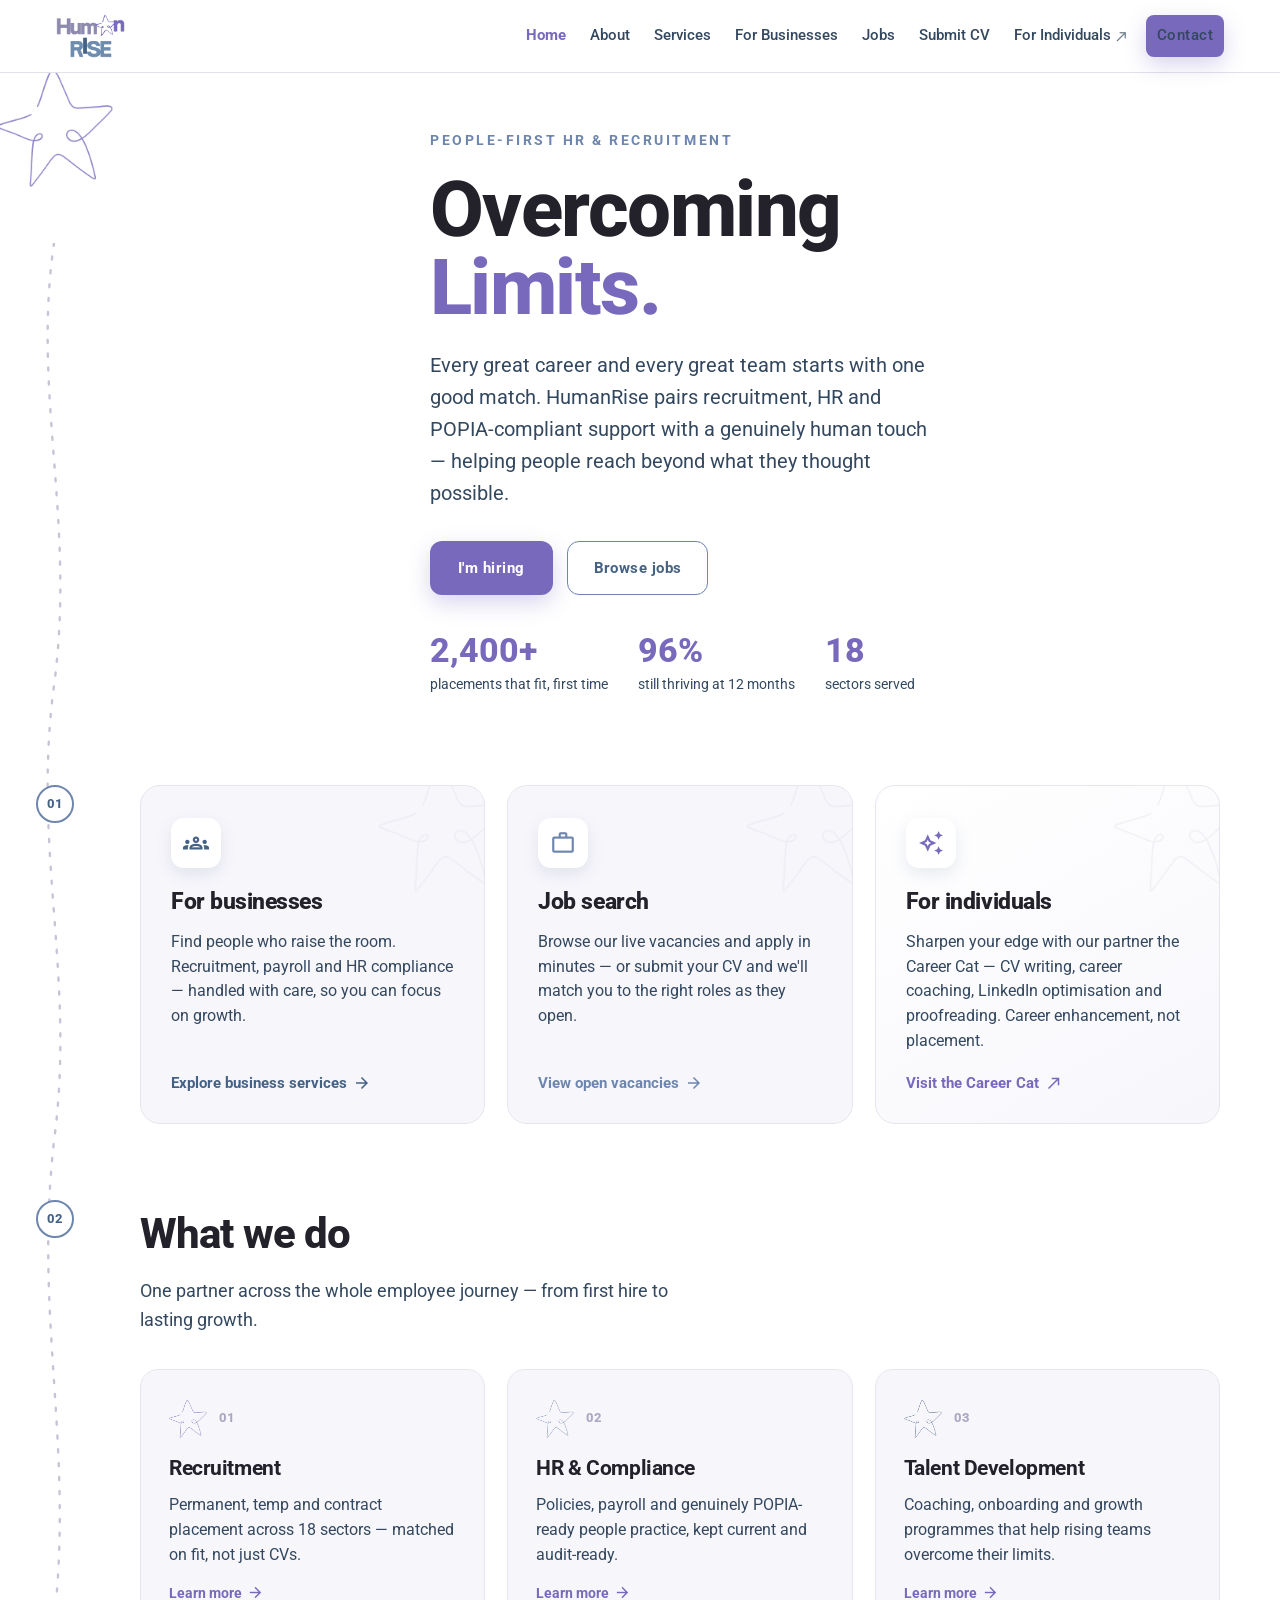
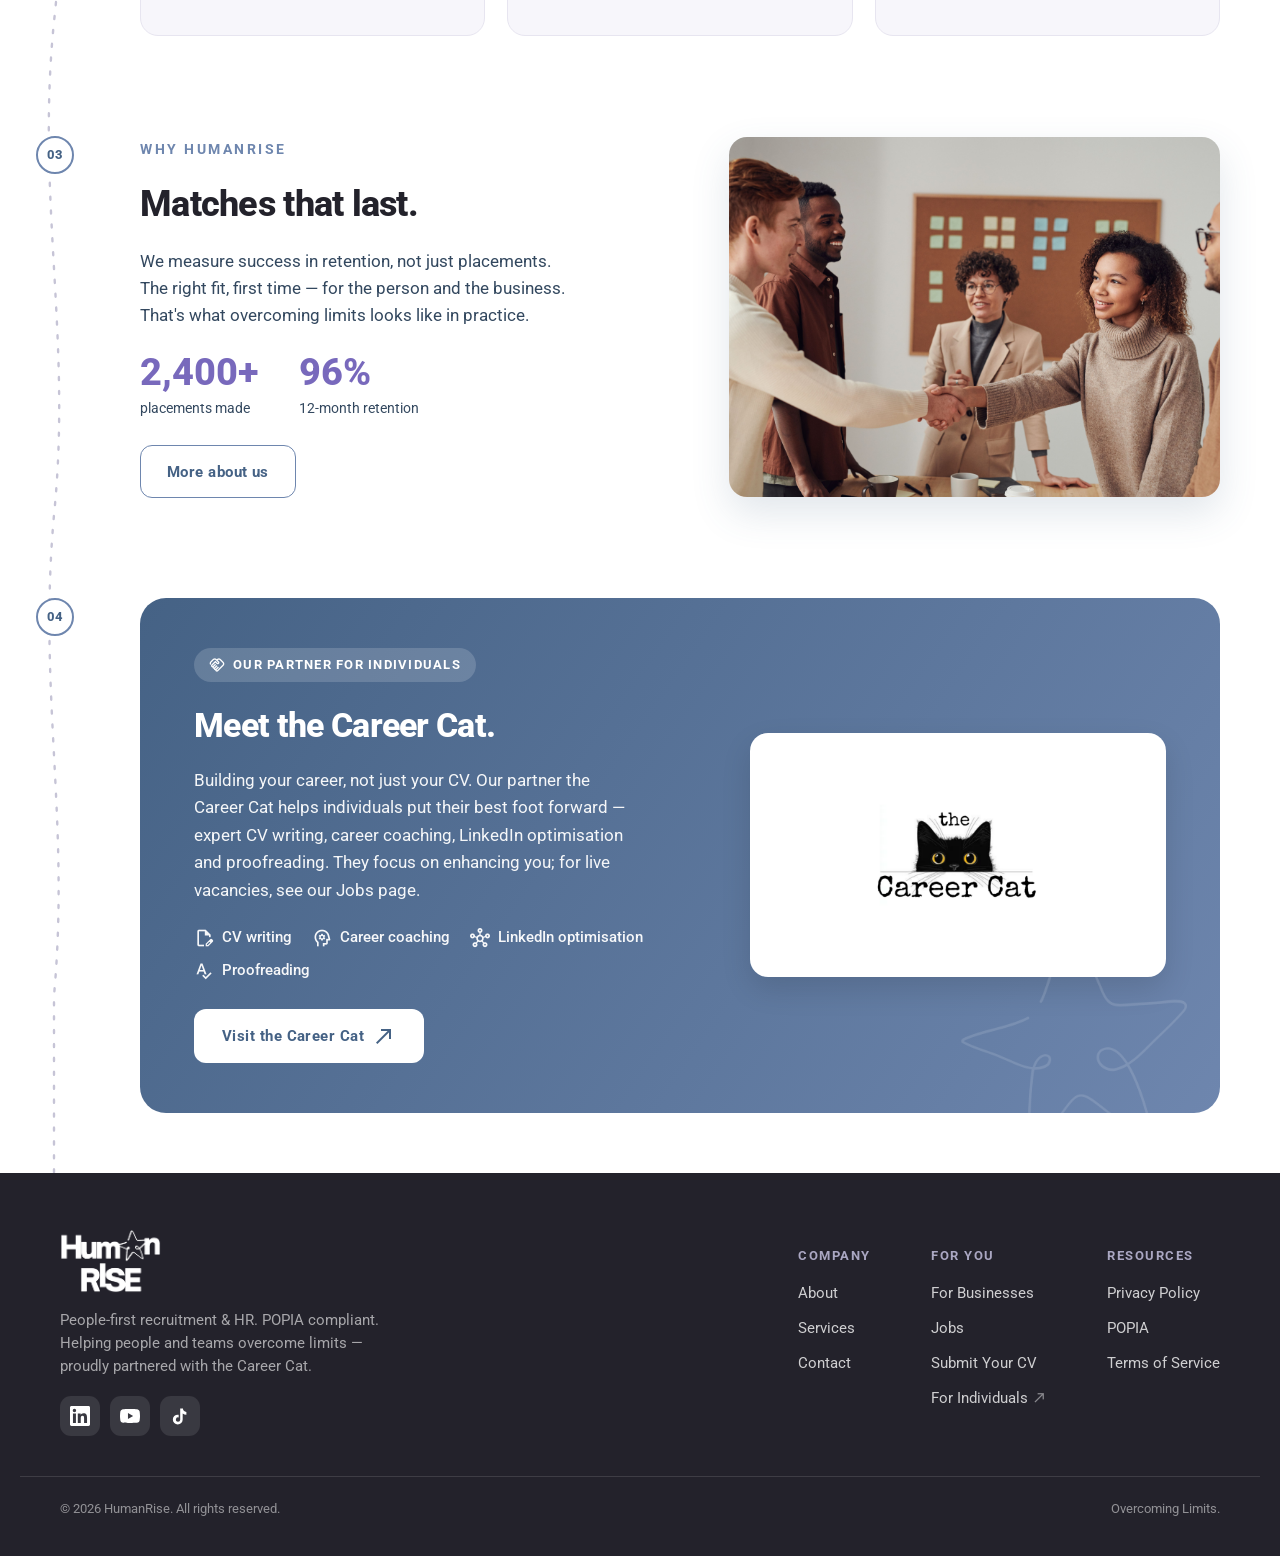
<file: index.html>
<!DOCTYPE html>
<html lang="en">
<head>
<meta charset="utf-8" />
<meta name="viewport" content="width=device-width, initial-scale=1.0" />
<title>HumanRise | Overcoming Limits — People-first HR & Recruitment</title>
<meta name="description" content="HumanRise pairs recruitment, HR and POPIA-compliant support with a human touch. For businesses hiring and individuals growing their careers." />
<link rel="preconnect" href="https://fonts.googleapis.com" />
<link rel="preconnect" href="https://fonts.gstatic.com" crossorigin />
<link href="https://fonts.googleapis.com/css2?family=Roboto:wght@300;400;500;700;900&display=swap" rel="stylesheet" />
<link href="https://fonts.googleapis.com/css2?family=Material+Symbols+Outlined:opsz,wght,FILL,GRAD@24,400,0,0&display=swap" rel="stylesheet" />
<link rel="stylesheet" href="hr-styles.css" />
</head>
<body>
<header class="nav">
  <div class="nav-inner">
    <a class="brand" href="index.html" aria-label="HumanRise home"><img src="Brand_Assets/hr-logo.png" alt="HumanRise" /></a>
    <nav class="nav-links">
      <a href="index.html" class="active">Home</a>
      <a href="about.html">About</a>
      <a href="services.html">Services</a>
      <a href="business.html">For Businesses</a>
      <a href="https://jobs.humanrise.co.za">Jobs</a>
      <a href="submit-cv.html">Submit CV</a>
      <a href="https://careercat.co.za" target="_blank" rel="noopener" class="ext">For Individuals<span class="material-symbols-outlined">north_east</span></a>
      <a href="contact.html" class="btn btn-primary btn-sm nav-cta">Contact</a>
    </nav>
    <button class="hamburger" aria-label="Open menu" onclick="document.getElementById('mmenu').classList.add('open')"><span class="material-symbols-outlined">menu</span></button>
  </div>
</header>
<div class="mobile-menu" id="mmenu" onclick="if(event.target===this)this.classList.remove('open')">
  <div class="sheet">
    <button class="close" aria-label="Close menu" onclick="document.getElementById('mmenu').classList.remove('open')"><span class="material-symbols-outlined">close</span></button>
    <a href="index.html" class="active">Home</a>
    <a href="about.html">About</a>
    <a href="services.html">Services</a>
    <a href="business.html">For Businesses</a>
    <a href="https://jobs.humanrise.co.za">Jobs</a>
    <a href="submit-cv.html">Submit CV</a>
    <a href="https://careercat.co.za" target="_blank" rel="noopener" class="ext">For Individuals <span class="material-symbols-outlined">north_east</span></a>
    <a href="contact.html" class="btn btn-primary" style="margin-top:12px;justify-content:center">Contact</a>
  </div>
</div>
<div class="page">
  <svg class="trail" viewBox="0 0 80 2000" preserveAspectRatio="none" aria-hidden="true">
    <path d="M40 0 C 18 120, 62 220, 40 350 C 18 480, 62 580, 40 710 C 20 850, 60 950, 40 1090 C 22 1230, 58 1340, 40 1480 C 24 1620, 56 1720, 40 1860 L40 2000" />
  </svg>
  <section class="hero">
    <img class="hero-star" src="Brand_Assets/star-purple.png" alt="" aria-hidden="true" />
    <div class="wrap lead">
      <span class="eyebrow">People-first HR &amp; Recruitment</span>
      <h1>Overcoming<br /><span class="accent">Limits.</span></h1>
      <p class="sub">Every great career and every great team starts with one good match. HumanRise pairs recruitment, HR and POPIA-compliant support with a genuinely human touch — helping people reach beyond what they thought possible.</p>
      <div class="actions">
        <a href="business.html" class="btn btn-primary">I'm hiring</a>
        <a href="https://jobs.humanrise.co.za" class="btn btn-ghost">Browse jobs</a>
      </div>
      <div class="trust">
        <div class="stat"><div class="n">2,400+</div><div class="l">placements that fit, first time</div></div>
        <div class="stat"><div class="n">96%</div><div class="l">still thriving at 12 months</div></div>
        <div class="stat"><div class="n">18</div><div class="l">sectors served</div></div>
      </div>
    </div>
  </section>
  <section class="paths">
    <div class="marker">01</div>
    <div class="wrap">
      <div class="paths-grid">
        <div class="path biz">
          <img class="star-bg" src="Brand_Assets/star-faint.png" alt="" aria-hidden="true" />
          <div class="ic"><span class="material-symbols-outlined" style="color:var(--deep)">groups</span></div>
          <h3>For businesses</h3>
          <p>Find people who raise the room. Recruitment, payroll and HR compliance — handled with care, so you can focus on growth.</p>
          <a href="business.html" class="go">Explore business services <span class="material-symbols-outlined">arrow_forward</span></a>
        </div>
        <div class="path jobs">
          <img class="star-bg" src="Brand_Assets/star-faint.png" alt="" aria-hidden="true" />
          <div class="ic"><span class="material-symbols-outlined" style="color:var(--slate)">work</span></div>
          <h3>Job search</h3>
          <p>Browse our live vacancies and apply in minutes — or submit your CV and we'll match you to the right roles as they open.</p>
          <a href="https://jobs.humanrise.co.za" class="go">View open vacancies <span class="material-symbols-outlined">arrow_forward</span></a>
        </div>
        <div class="path ind">
          <img class="star-bg" src="Brand_Assets/star-faint.png" alt="" aria-hidden="true" />
          <div class="ic"><span class="material-symbols-outlined" style="color:var(--purple)">auto_awesome</span></div>
          <h3>For individuals</h3>
          <p>Sharpen your edge with our partner the Career Cat — CV writing, career coaching, LinkedIn optimisation and proofreading. Career enhancement, not placement.</p>
          <a href="https://careercat.co.za" target="_blank" rel="noopener" class="go">Visit the Career Cat <span class="material-symbols-outlined">north_east</span></a>
        </div>
      </div>
    </div>
  </section>
  <section class="services">
    <div class="marker">02</div>
    <div class="wrap">
      <div class="sec-head"><h2>What we do</h2><p>One partner across the whole employee journey — from first hire to lasting growth.</p></div>
      <div class="svc-grid">
        <div class="svc"><div class="top"><img src="Brand_Assets/star-purple.png" alt="" /><span class="num">01</span></div><h3>Recruitment</h3><p>Permanent, temp and contract placement across 18 sectors — matched on fit, not just CVs.</p><a class="more" href="services.html">Learn more <span class="material-symbols-outlined">arrow_forward</span></a></div>
        <div class="svc"><div class="top"><img src="Brand_Assets/star-slate.png" alt="" /><span class="num">02</span></div><h3>HR &amp; Compliance</h3><p>Policies, payroll and genuinely POPIA-ready people practice, kept current and audit-ready.</p><a class="more" href="services.html">Learn more <span class="material-symbols-outlined">arrow_forward</span></a></div>
        <div class="svc"><div class="top"><img src="Brand_Assets/star-deep.png" alt="" /><span class="num">03</span></div><h3>Talent Development</h3><p>Coaching, onboarding and growth programmes that help rising teams overcome their limits.</p><a class="more" href="services.html">Learn more <span class="material-symbols-outlined">arrow_forward</span></a></div>
      </div>
    </div>
  </section>
  <section class="proof">
    <div class="marker">03</div>
    <div class="wrap">
      <div class="proof-grid">
        <div>
          <span class="eyebrow">Why HumanRise</span>
          <h2 style="margin-top:14px">Matches that last.</h2>
          <p>We measure success in retention, not just placements. The right fit, first time — for the person and the business. That's what overcoming limits looks like in practice.</p>
          <div class="nums"><div><div class="n">2,400+</div><div class="l">placements made</div></div><div><div class="n">96%</div><div class="l">12-month retention</div></div></div>
          <div style="margin-top:26px"><a href="about.html" class="btn btn-ghost">More about us</a></div>
        </div>
        <img class="media-img" src="Brand_Assets/team-1.jpg" alt="HumanRise consultants welcoming a newly placed candidate" />
      </div>
    </div>
  </section>
  <section class="partner">
    <div class="marker">04</div>
    <div class="wrap">
      <div class="partner-card">
        <img class="bg-star" src="Brand_Assets/star-white.png" alt="" aria-hidden="true" />
        <div class="inner">
          <span class="kicker"><span class="material-symbols-outlined" style="font-size:16px">handshake</span> Our partner for individuals</span>
          <h2>Meet the Career Cat.</h2>
          <p class="body">Building your career, not just your CV. Our partner the Career Cat helps individuals put their best foot forward — expert CV writing, career coaching, LinkedIn optimisation and proofreading. They focus on enhancing you; for live vacancies, see our Jobs page.</p>
          <div class="feats">
            <span class="feat"><span class="material-symbols-outlined">edit_document</span> CV writing</span>
            <span class="feat"><span class="material-symbols-outlined">psychology</span> Career coaching</span>
            <span class="feat"><span class="material-symbols-outlined">hub</span> LinkedIn optimisation</span>
            <span class="feat"><span class="material-symbols-outlined">spellcheck</span> Proofreading</span>
          </div>
          <a href="https://careercat.co.za" target="_blank" rel="noopener" class="btn btn-light">Visit the Career Cat <span class="material-symbols-outlined">north_east</span></a>
        </div>
        <div class="cat-logo-card"><img src="Brand_Assets/careercat-logo.png" alt="the Career Cat" /></div>
      </div>
    </div>
  </section>
</div>
<footer class="site">
  <div class="foot-grid">
    <div class="foot-brand">
      <img src="Brand_Assets/hr-logo-white.png" alt="HumanRise" />
      <p>People-first recruitment &amp; HR. POPIA compliant. Helping people and teams overcome limits — proudly partnered with the Career Cat.</p>
      <div class="socials">
        <a href="https://www.linkedin.com/company/humanriseza/" target="_blank" rel="noopener" aria-label="LinkedIn"><svg viewBox="0 0 24 24" aria-hidden="true"><path d="M20.45 20.45h-3.56v-5.57c0-1.33-.03-3.04-1.85-3.04-1.86 0-2.14 1.45-2.14 2.94v5.67H9.35V9h3.41v1.56h.05c.48-.9 1.64-1.85 3.37-1.85 3.6 0 4.27 2.37 4.27 5.46v6.28zM5.34 7.43a2.07 2.07 0 1 1 0-4.14 2.07 2.07 0 0 1 0 4.14zM7.12 20.45H3.56V9h3.56v11.45zM22.23 0H1.77C.79 0 0 .77 0 1.73v20.54C0 23.23.79 24 1.77 24h20.46c.98 0 1.77-.77 1.77-1.73V1.73C24 .77 23.21 0 22.23 0z"/></svg></a>
        <a href="https://www.youtube.com/@HumanRiseZA" target="_blank" rel="noopener" aria-label="YouTube"><svg viewBox="0 0 24 24" aria-hidden="true"><path d="M23.5 6.2a3.02 3.02 0 0 0-2.12-2.14C19.5 3.55 12 3.55 12 3.55s-7.5 0-9.38.51A3.02 3.02 0 0 0 .5 6.2 31.4 31.4 0 0 0 0 12a31.4 31.4 0 0 0 .5 5.8 3.02 3.02 0 0 0 2.12 2.14c1.88.51 9.38.51 9.38.51s7.5 0 9.38-.51a3.02 3.02 0 0 0 2.12-2.14A31.4 31.4 0 0 0 24 12a31.4 31.4 0 0 0-.5-5.8zM9.55 15.57V8.43L15.82 12l-6.27 3.57z"/></svg></a>
        <a href="https://www.tiktok.com/@humanriseza" target="_blank" rel="noopener" aria-label="TikTok"><svg viewBox="0 0 24 24" aria-hidden="true"><path d="M16.6 5.82a4.28 4.28 0 0 1-1.07-2.82h-3.29v13.4a2.59 2.59 0 0 1-2.59 2.5 2.59 2.59 0 1 1 .73-5.08v-3.34a5.92 5.92 0 0 0-1.06-.09 5.9 5.9 0 1 0 5.9 5.9V8.99a7.57 7.57 0 0 0 4.43 1.42V7.13a4.28 4.28 0 0 1-3.05-1.31z"/></svg></a>
      </div>
    </div>
    <div class="foot-cols">
      <div class="col"><h4>Company</h4><a href="about.html">About</a><a href="services.html">Services</a><a href="contact.html">Contact</a></div>
      <div class="col"><h4>For you</h4><a href="business.html">For Businesses</a><a href="https://jobs.humanrise.co.za">Jobs</a><a href="submit-cv.html">Submit Your CV</a><a href="https://careercat.co.za" target="_blank" rel="noopener">For Individuals <span class="material-symbols-outlined">north_east</span></a></div>
      <div class="col"><h4>Resources</h4><a href="#">Privacy Policy</a><a href="#">POPIA</a><a href="#">Terms of Service</a></div>
    </div>
  </div>
  <div class="foot-bottom"><span>© 2026 HumanRise. All rights reserved.</span><span>Overcoming Limits.</span></div>
</footer>
</body>
</html>
</file>
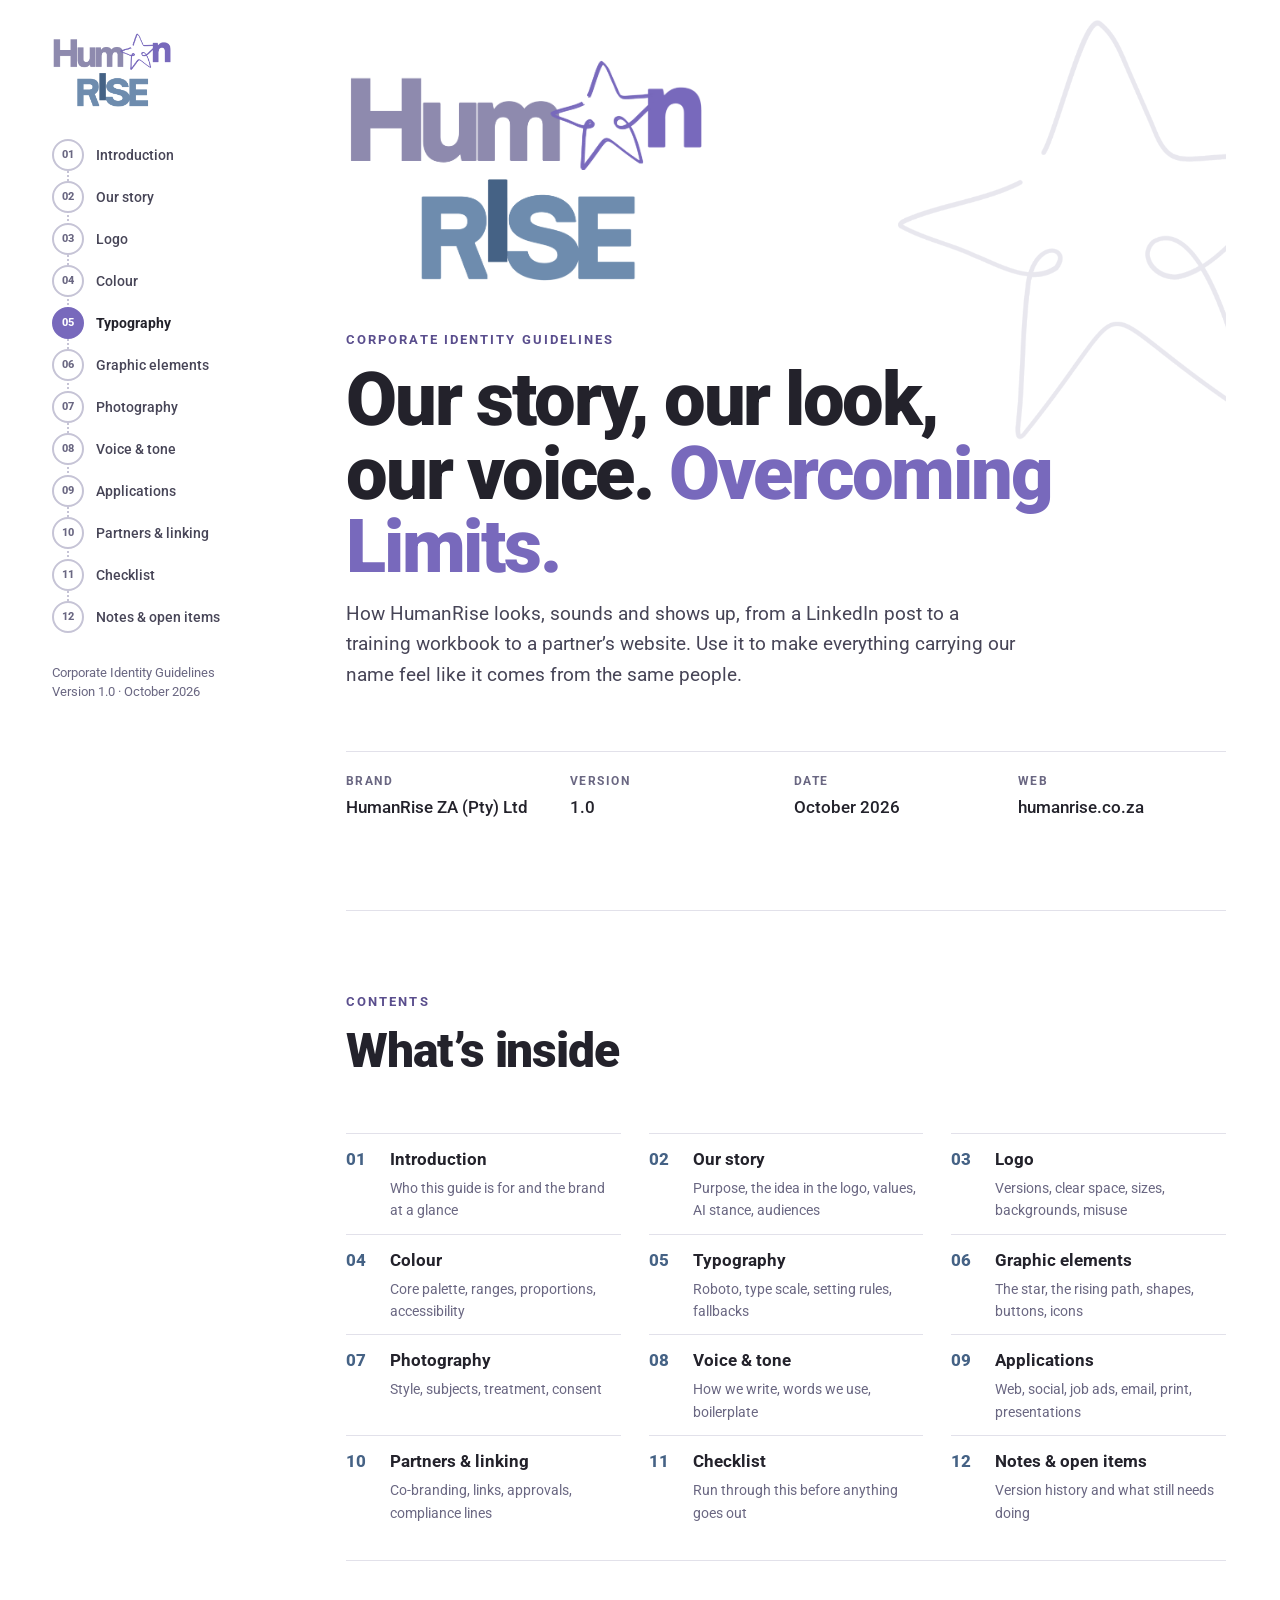
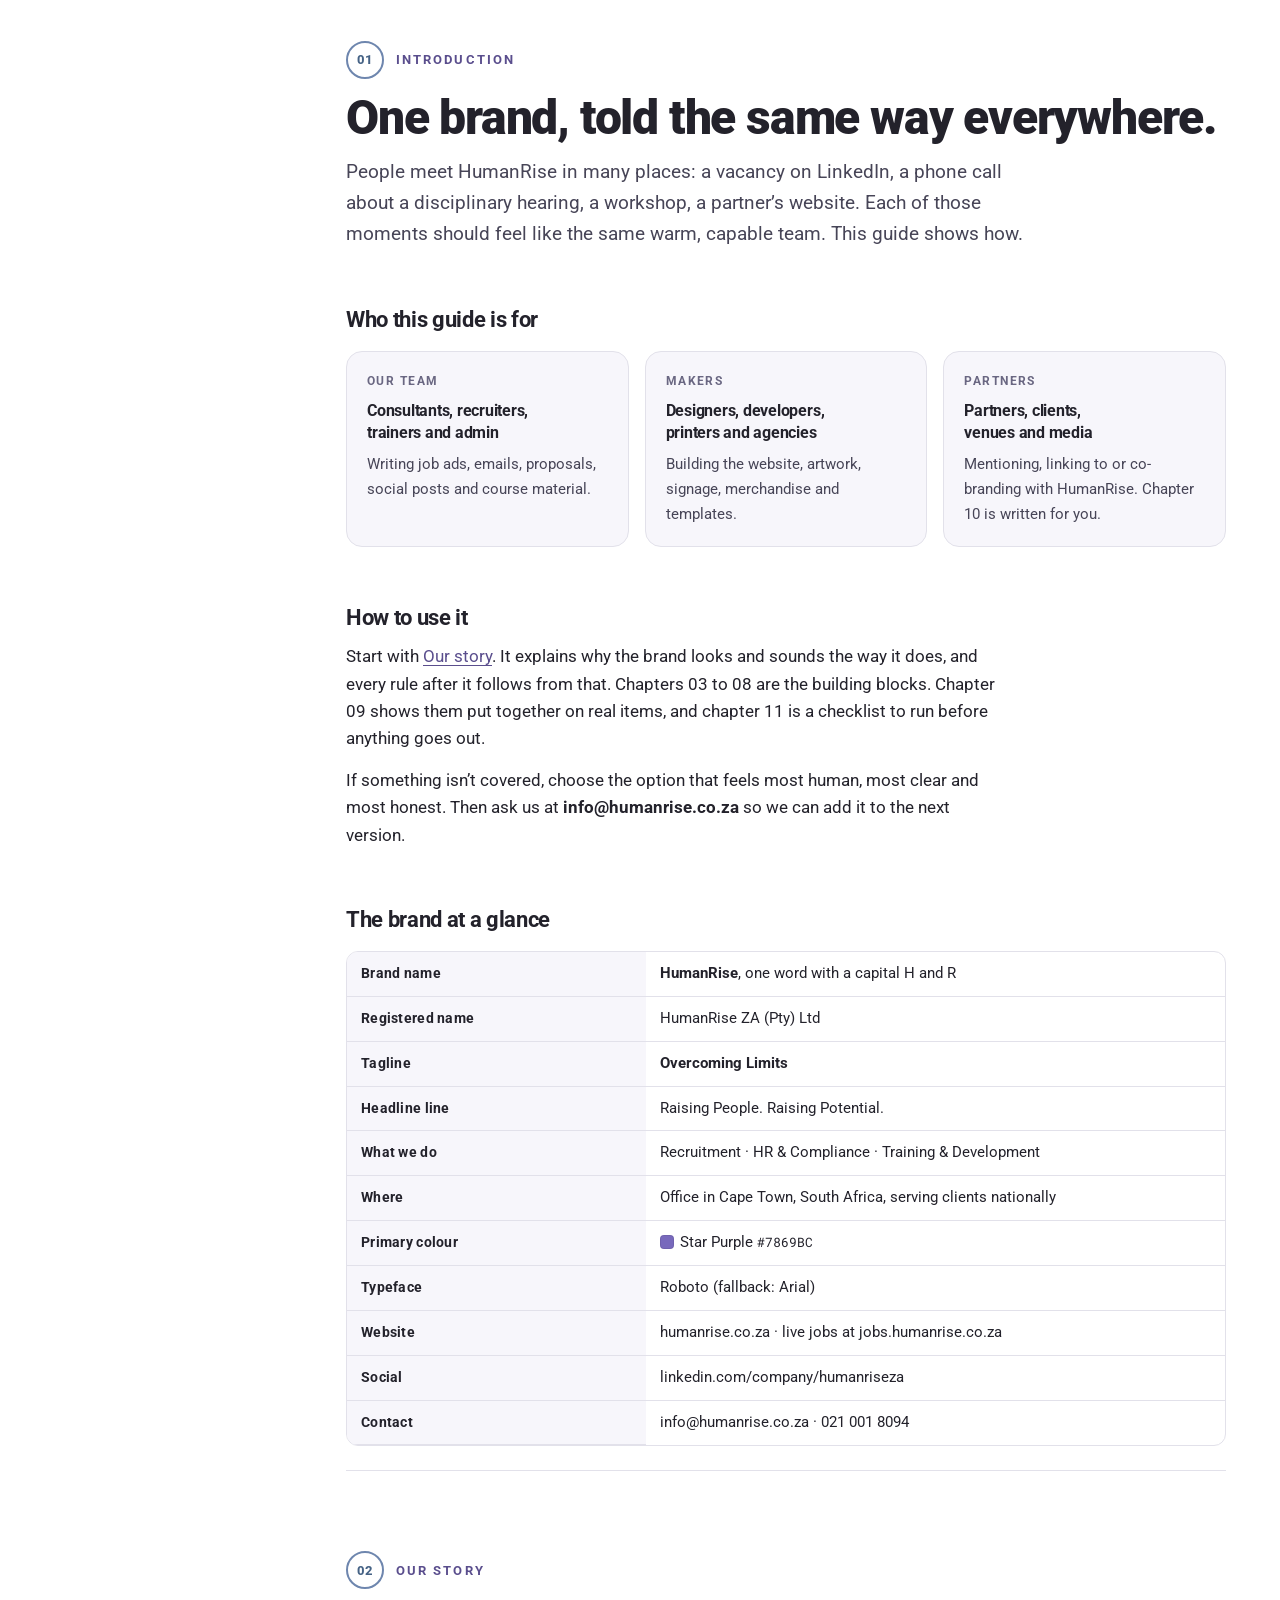
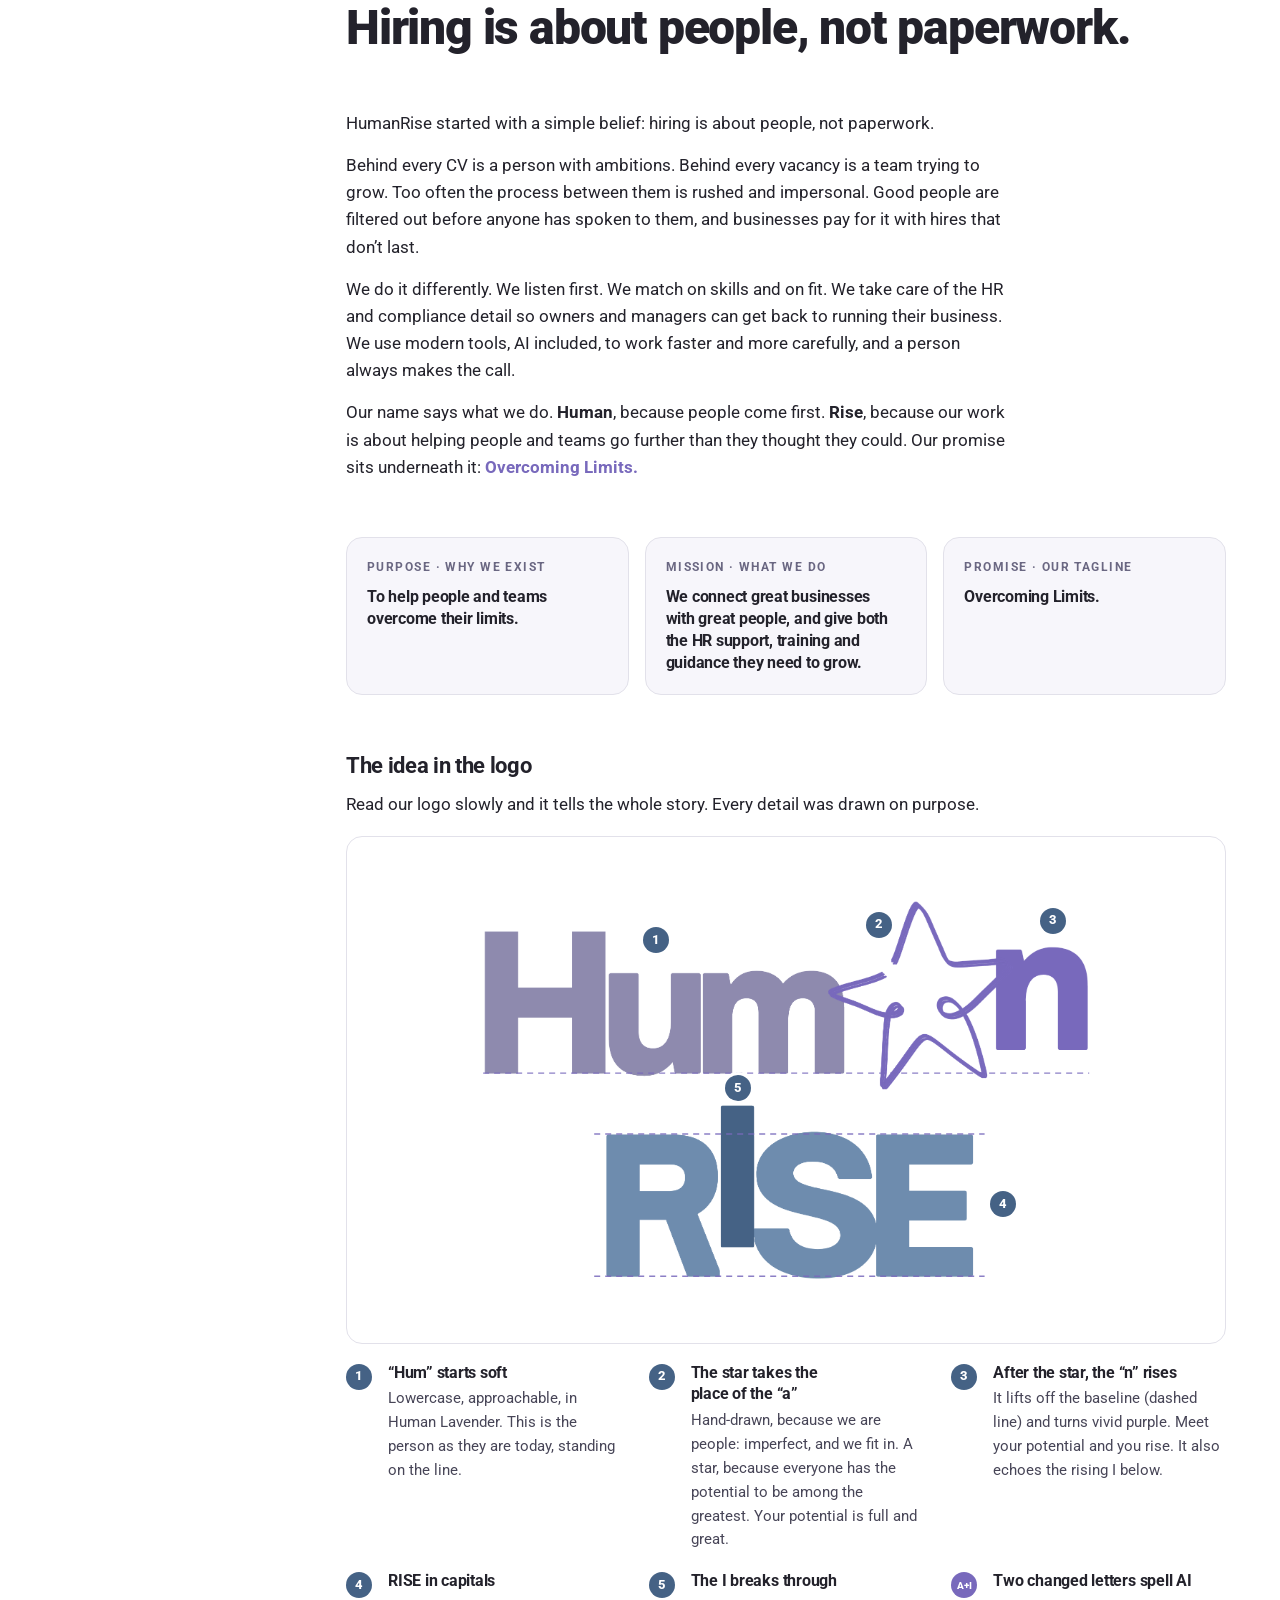
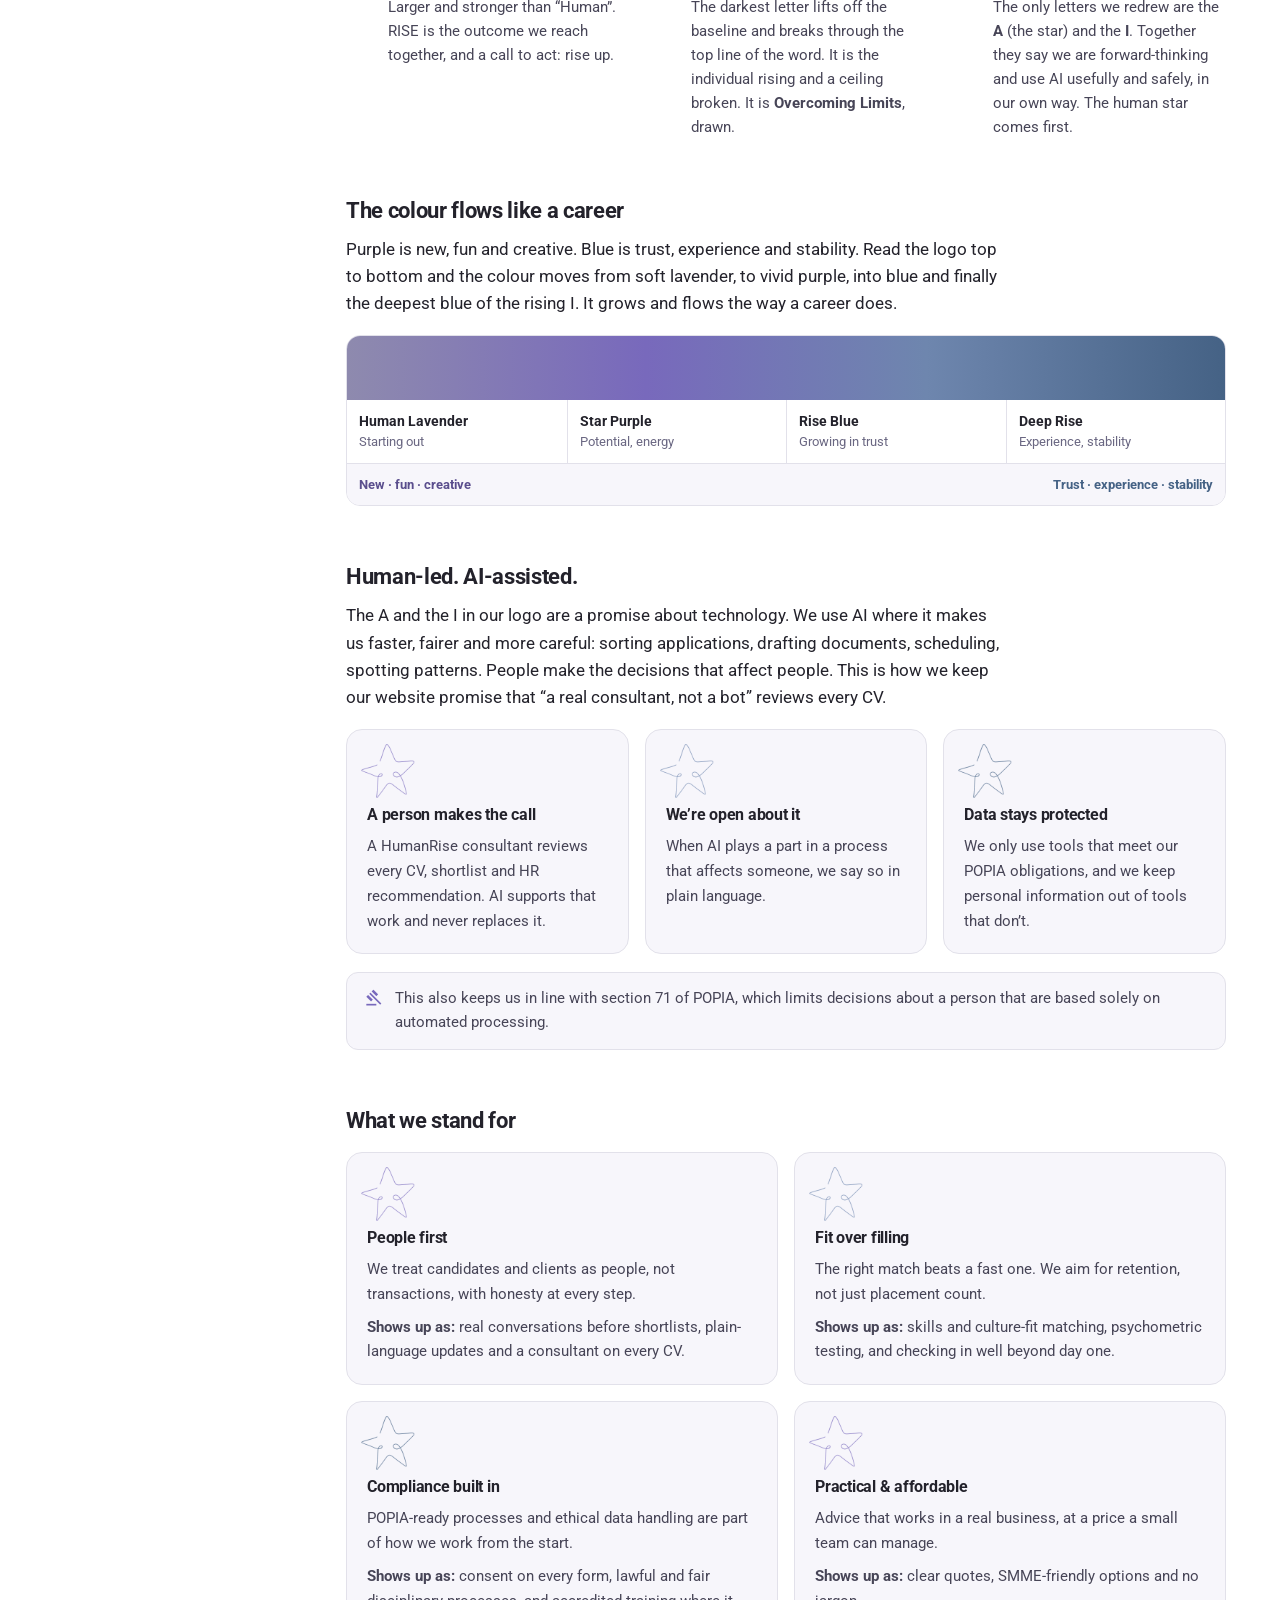
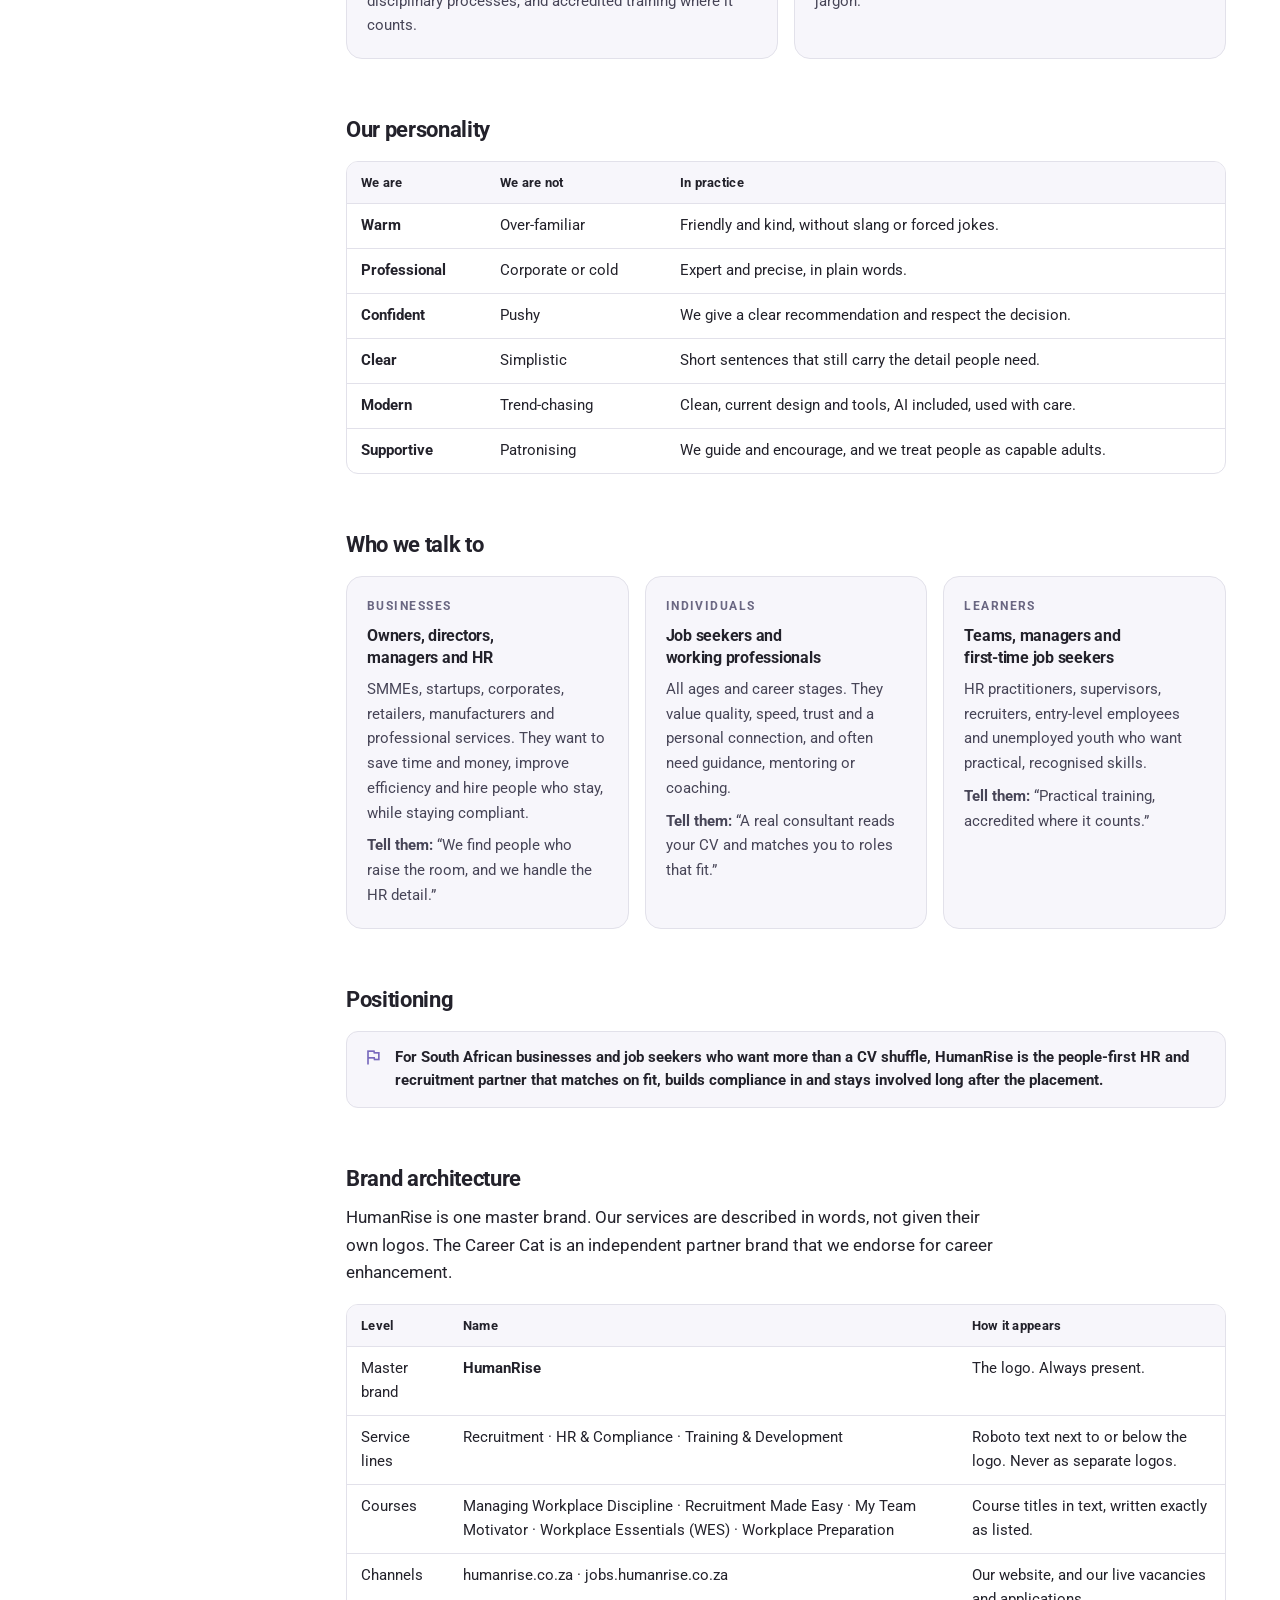
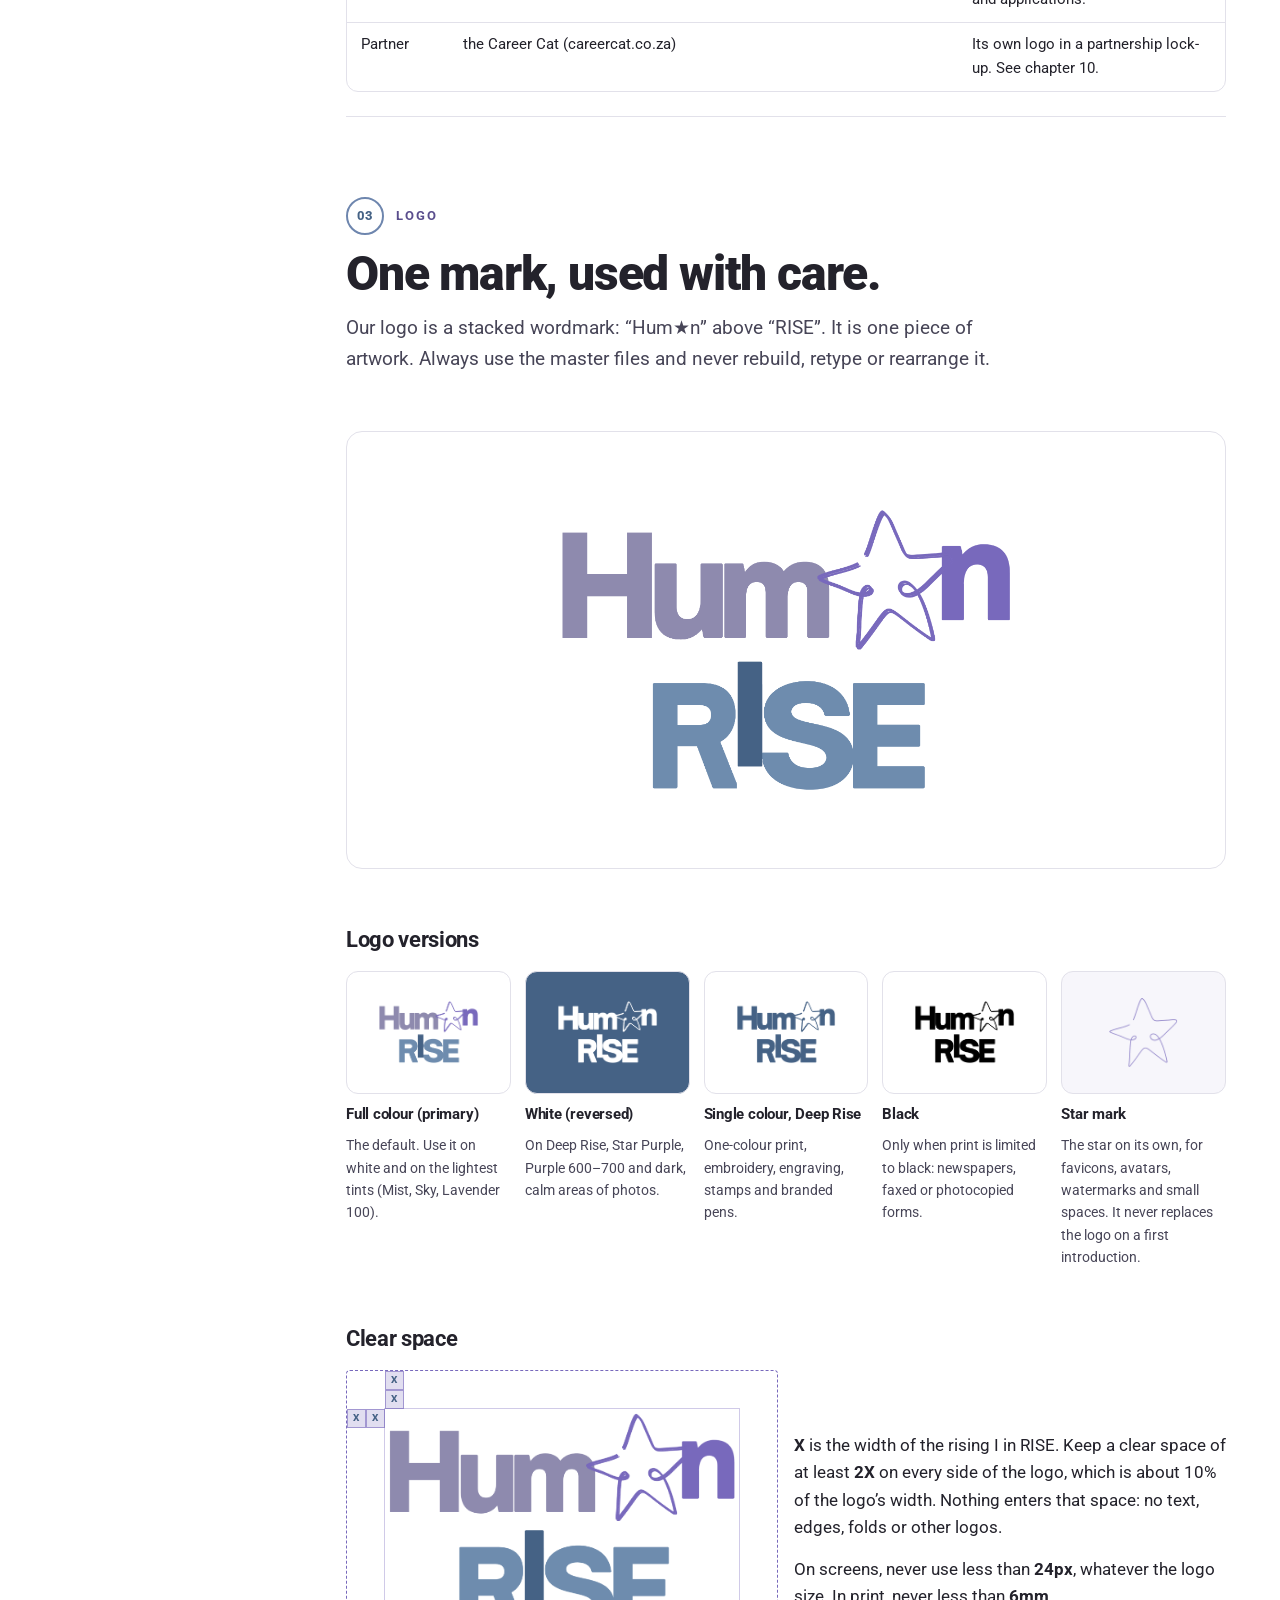
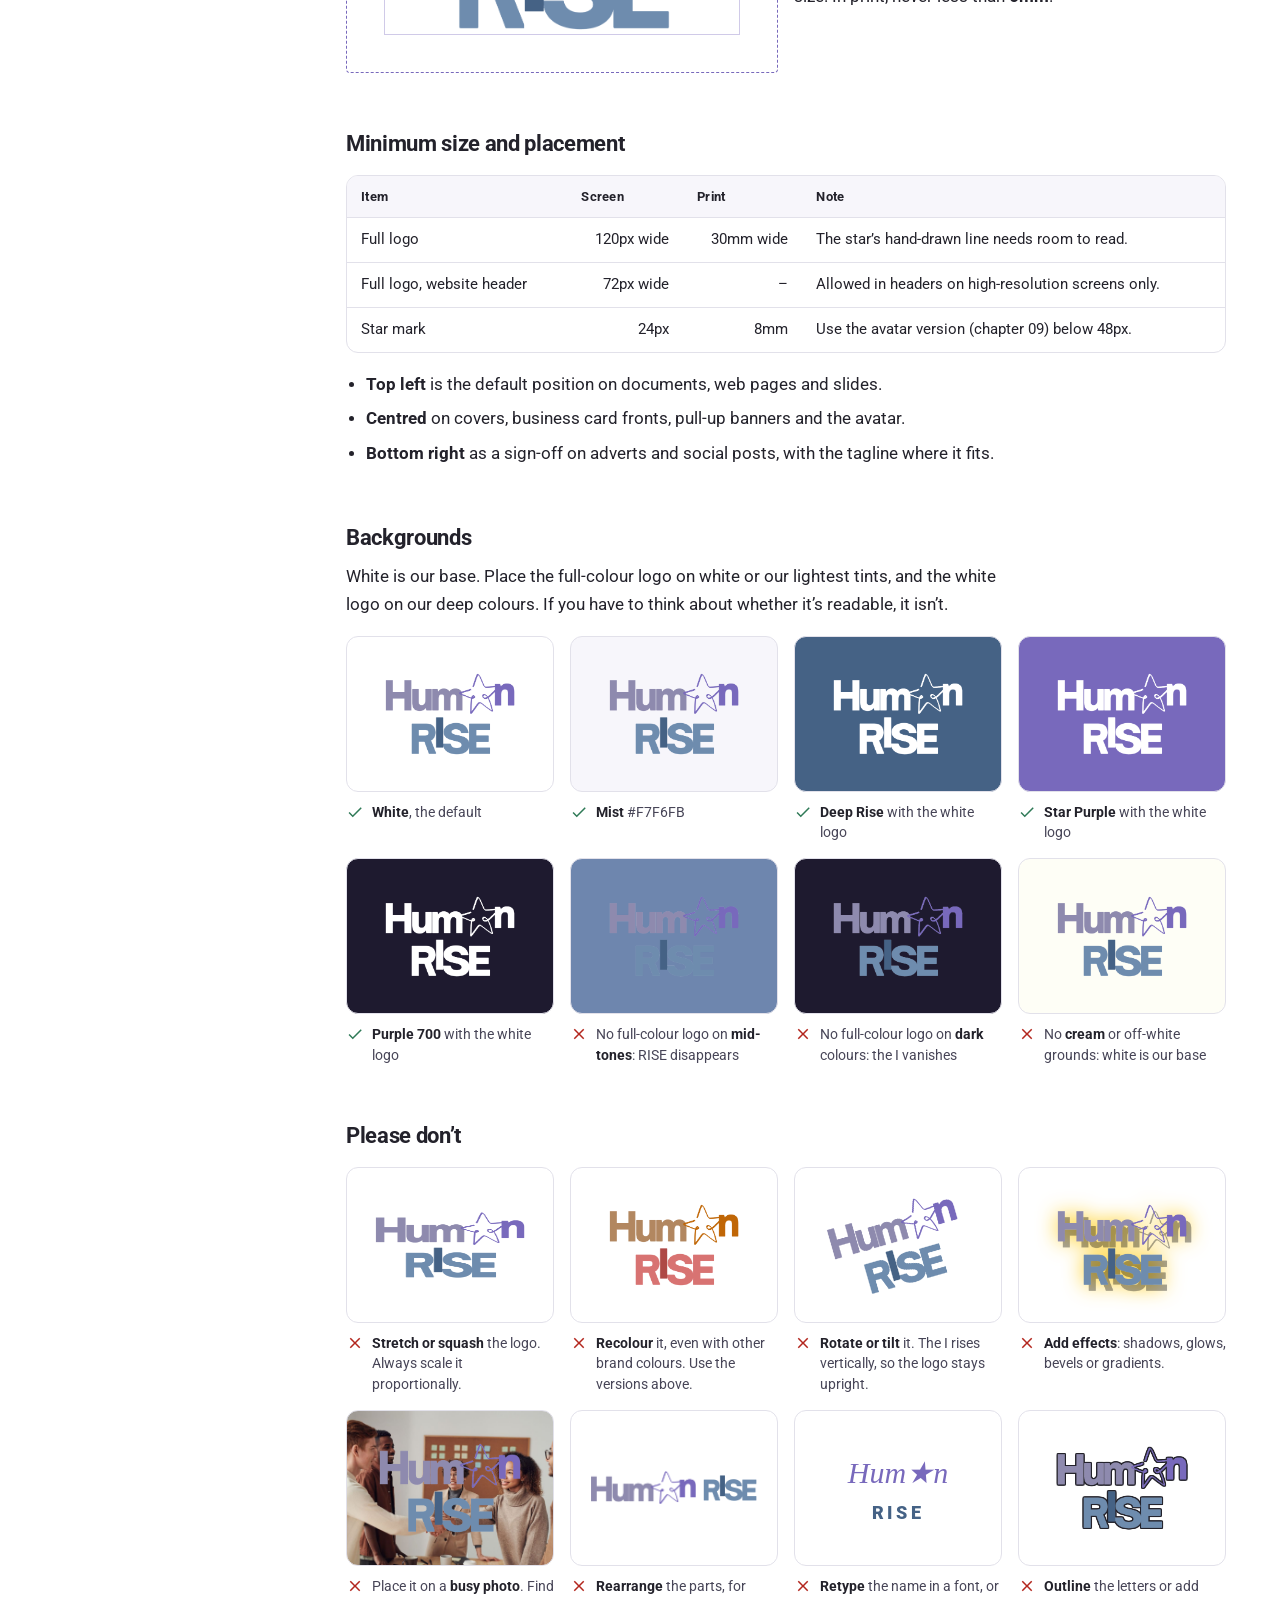
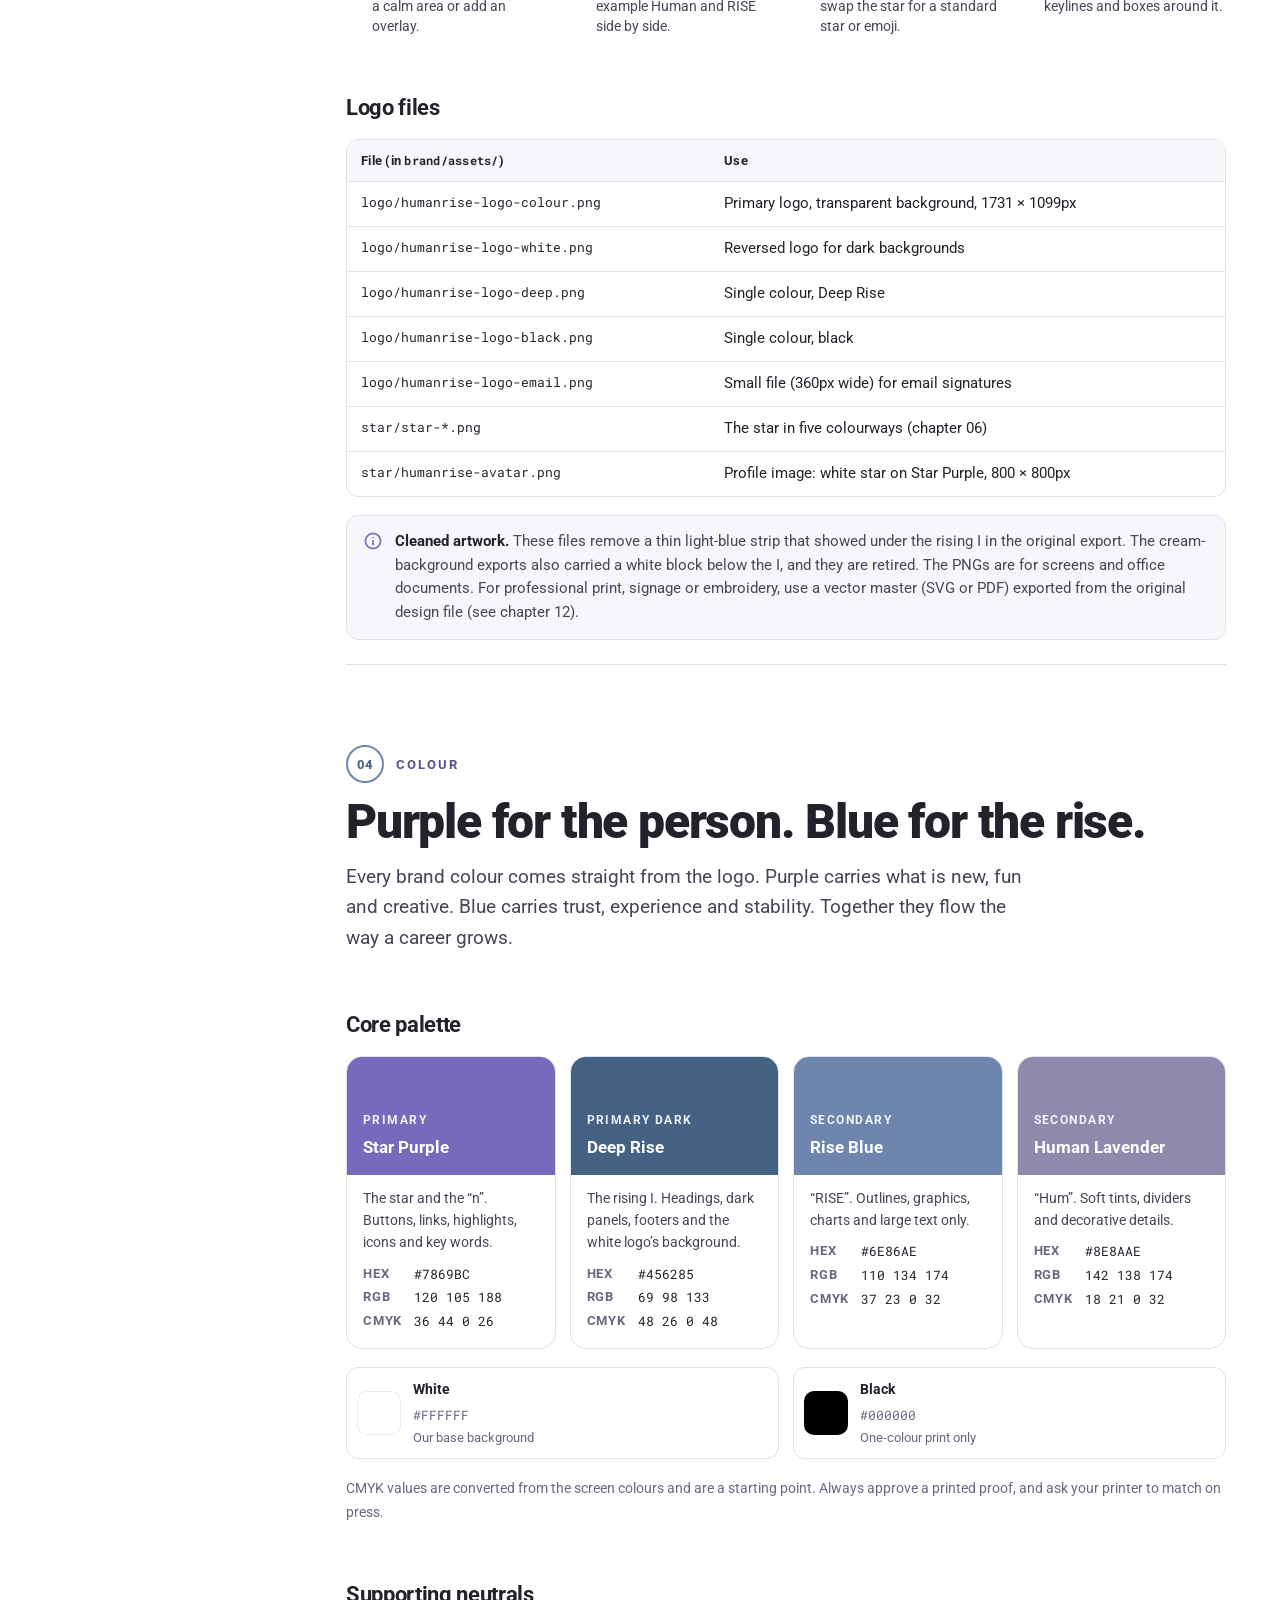
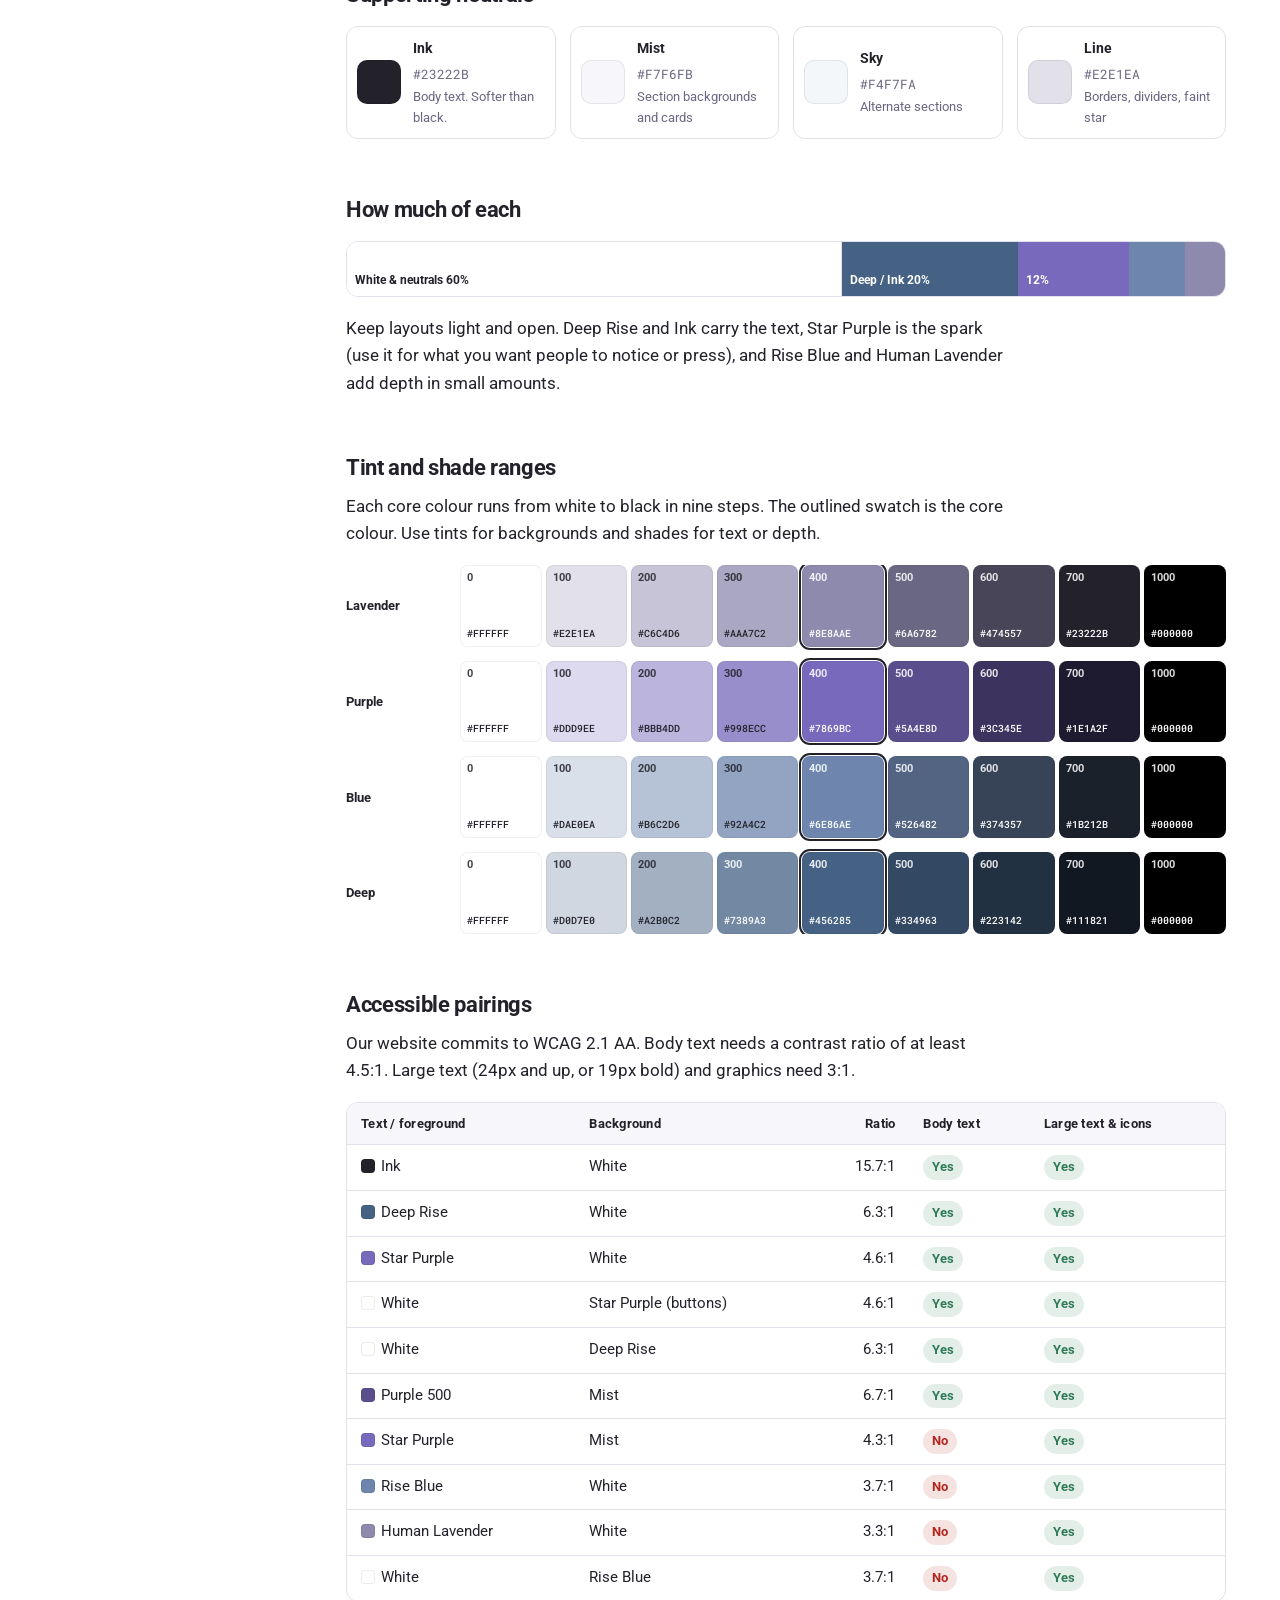
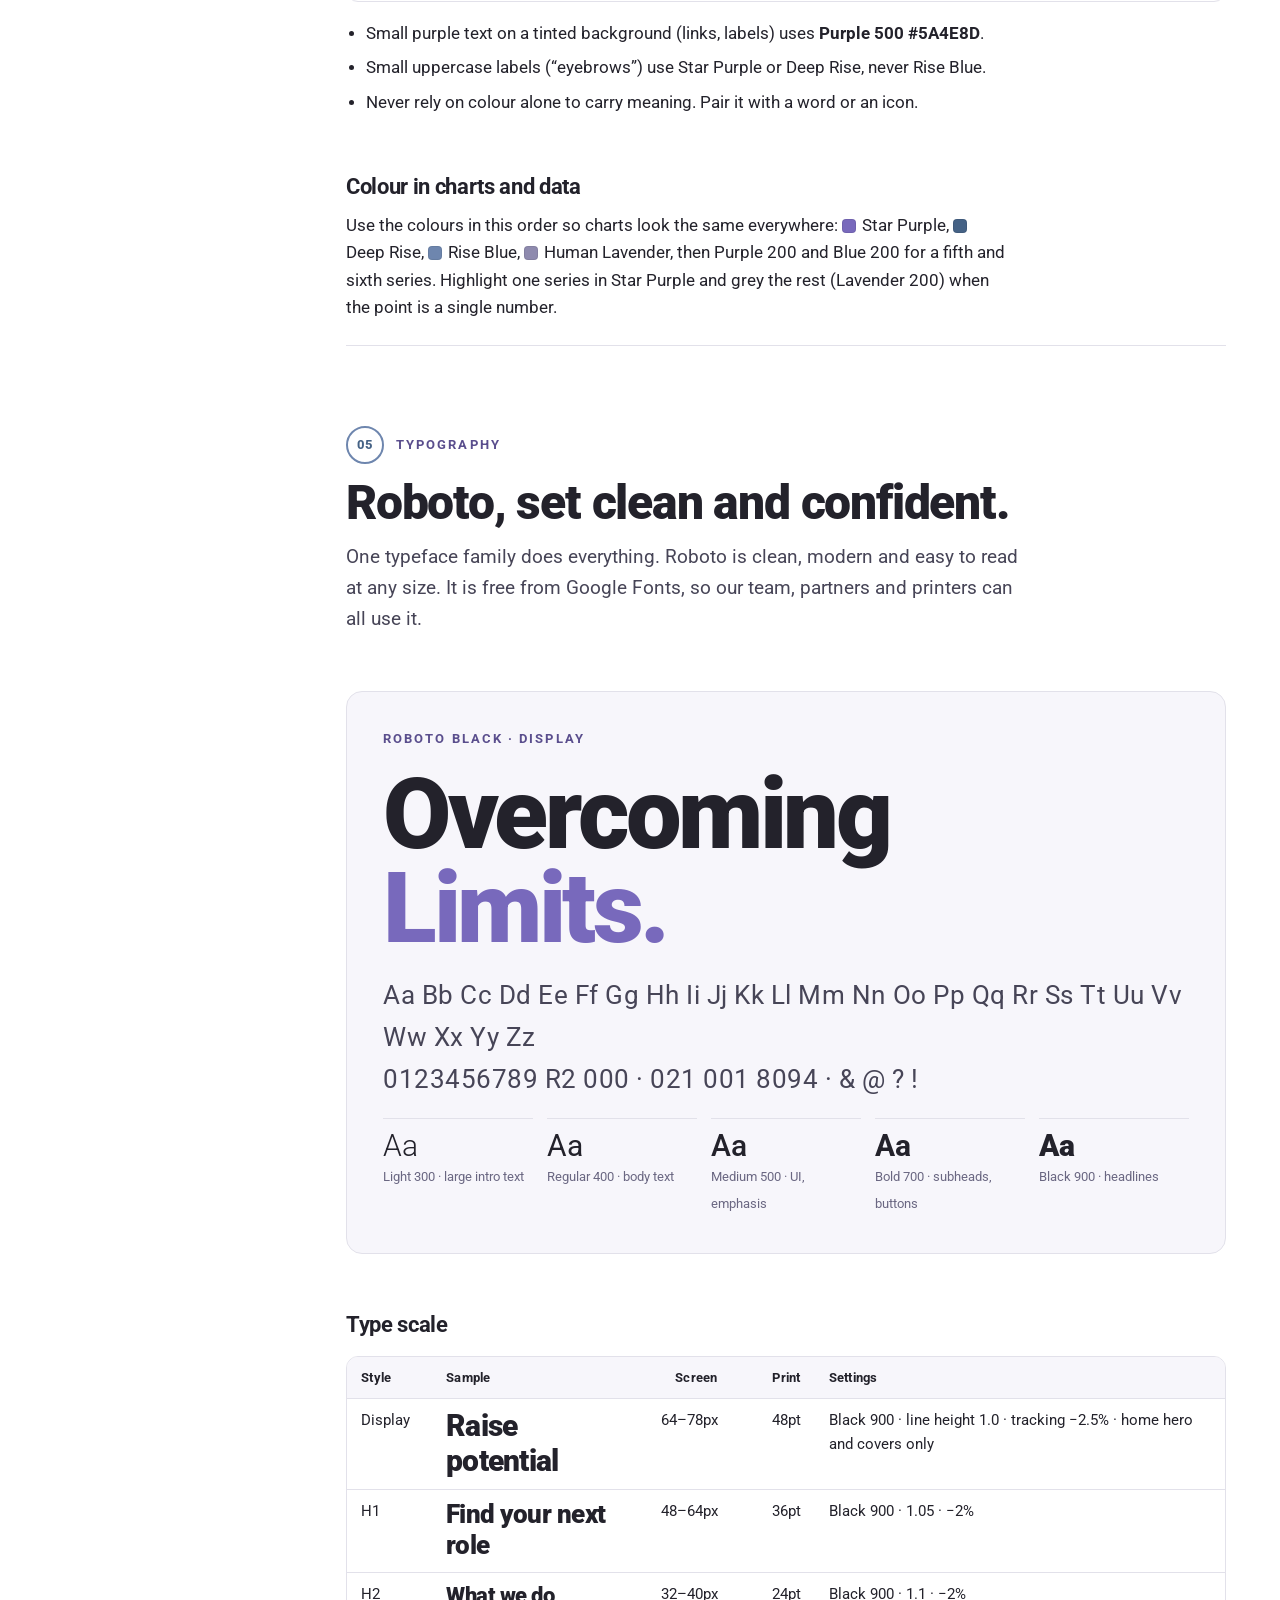
<file: brand/index.html>
<!doctype html>
<html lang="en-ZA">
<head>
<meta charset="utf-8" />
<meta name="viewport" content="width=device-width, initial-scale=1, viewport-fit=cover" />
<title>HumanRise Brand Guidelines</title>
<meta name="description" content="HumanRise Corporate Identity Guidelines v1.0: brand story, logo, colour, typography, voice, applications and partner guidance." />
<link rel="preconnect" href="https://fonts.googleapis.com" />
<link rel="preconnect" href="https://fonts.gstatic.com" crossorigin />
<link rel="stylesheet" href="https://fonts.googleapis.com/css2?family=Roboto:wght@300;400;500;700;900&family=Roboto+Mono:wght@400;500&display=swap" />
<link rel="stylesheet" href="https://fonts.googleapis.com/css2?family=Material+Symbols+Outlined:opsz,wght,FILL,GRAD@24,400,0,0&display=swap" />
<style>
/* Layout: a document that climbs a "rising path" — chapter markers on a dotted trail in a sticky left rail; one reading column (max 880px). */
:root{
  --bg:#FFFFFF; --bg-2:#F7F6FB; --bg-3:#F4F7FA;
  --fg:#23222B; --fg-2:#474557; --muted:#6A6782;
  --line:#E2E1EA; --trail:#C6C4D6; --panel-border:#E2E1EA;
  --accent:#7869BC; --accent-text:#5A4E8D; --heading-accent:#456285;
  --ok:#2F7A57; --no:#B3261E; --code-bg:#F4F7FA; --shadow:rgba(35,34,43,.10);
  --wm-opacity:1; --logo-light:block; --logo-dark:none;
  --font:'Roboto', Arial, Helvetica, sans-serif;
  --mono:'Roboto Mono', ui-monospace, Menlo, Consolas, monospace;
  /* Fixed brand colours for specimens and mock-ups: these never change with the theme */
  --c-purple:#7869BC; --c-deep:#456285; --c-blue:#6E86AE; --c-lav:#8E8AAE;
  --c-ink:#23222B; --c-mist:#F7F6FB; --c-sky:#F4F7FA; --c-line:#E2E1EA; --c-white:#FFFFFF;
}
@media (prefers-color-scheme: dark){
  :root:not([data-theme="light"]){
    --bg:#121118; --bg-2:#1B1A23; --bg-3:#191D25;
    --fg:#EDECF4; --fg-2:#C6C4D6; --muted:#A3A0BA;
    --line:#2C2A37; --trail:#474557; --panel-border:#2C2A37;
    --accent:#998ECC; --accent-text:#BBB4DD; --heading-accent:#B6C2D6;
    --ok:#6CC59A; --no:#F2918A; --code-bg:#1B1A23; --shadow:rgba(0,0,0,.45);
    --wm-opacity:.14; --logo-light:none; --logo-dark:block;
    color-scheme:dark;
  }
}
:root[data-theme="dark"]{
  --bg:#121118; --bg-2:#1B1A23; --bg-3:#191D25;
  --fg:#EDECF4; --fg-2:#C6C4D6; --muted:#A3A0BA;
  --line:#2C2A37; --trail:#474557; --panel-border:#2C2A37;
  --accent:#998ECC; --accent-text:#BBB4DD; --heading-accent:#B6C2D6;
  --ok:#6CC59A; --no:#F2918A; --code-bg:#1B1A23; --shadow:rgba(0,0,0,.45);
  --wm-opacity:.14; --logo-light:none; --logo-dark:block;
  color-scheme:dark;
}

*{box-sizing:border-box}
html{scroll-behavior:smooth}
body{margin:0;background:var(--bg);color:var(--fg);font:400 16.5px/1.65 var(--font);-webkit-font-smoothing:antialiased}
img{max-width:100%;display:block}
a{color:var(--accent-text);text-underline-offset:3px}
a:focus-visible,button:focus-visible{outline:2px solid var(--accent);outline-offset:3px;border-radius:4px}
h1,h2,h3,h4{margin:0;color:var(--fg);text-wrap:balance;letter-spacing:-.015em}
p{margin:0}
ul,ol{margin:0;padding-left:1.2em}
li+li{margin-top:.35em}
code,.mono{font-family:var(--mono);font-size:.9em}
.ms{font-family:'Material Symbols Outlined';font-weight:400;font-style:normal;line-height:1;letter-spacing:normal;text-transform:none;white-space:nowrap;direction:ltr;-webkit-font-feature-settings:'liga';font-feature-settings:'liga';font-variation-settings:'FILL' 0,'wght' 400,'GRAD' 0,'opsz' 24}
.logo-l{display:var(--logo-light)}
.logo-d{display:var(--logo-dark)}
.sr{position:absolute;width:1px;height:1px;overflow:hidden;clip:rect(0 0 0 0);white-space:nowrap}

/* ---------- frame ---------- */
.topbar{position:sticky;top:env(safe-area-inset-top,0px);z-index:20;background:color-mix(in srgb,var(--bg) 92%,transparent);backdrop-filter:blur(10px);border-bottom:1px solid var(--line)}
.topbar-in{display:flex;align-items:center;justify-content:space-between;gap:16px;padding:10px 16px;max-width:1240px;margin:0 auto}
.topbar img{height:34px;width:auto}
.topbar a.toc-link{font-size:14px;font-weight:700;text-decoration:none;color:var(--fg-2)}
.layout{display:grid;grid-template-columns:minmax(0,1fr);padding-inline:16px;max-width:1240px;margin:0 auto}
.rail{display:none}
main{min-width:0;max-width:880px;width:100%;margin:0 auto}
@media (min-width:1100px){
  .topbar{display:none}
  .layout{grid-template-columns:230px minmax(0,1fr);gap:64px;padding-inline:32px}
  .rail{display:block;position:sticky;top:env(safe-area-inset-top,0px);align-self:start;max-height:100vh;overflow:auto}
  main{margin:0}
}
.rail-in{display:flex;flex-direction:column;gap:26px;padding-block:32px}
.rail-in img{width:120px}
.rail-meta{font-size:12.5px;color:var(--muted);line-height:1.5}
.toc{list-style:none;margin:0;padding:0;position:relative}
.toc::before{content:"";position:absolute;left:15px;top:18px;bottom:18px;border-left:2.4px dotted var(--trail)}
.toc li+li{margin-top:0}
.toc a{display:flex;align-items:center;gap:12px;padding:5px 0;color:var(--fg-2);font-size:14px;font-weight:500;text-decoration:none;position:relative}
.toc .mk{width:32px;height:32px;flex:none;border-radius:50%;background:var(--bg);border:2px solid var(--trail);display:grid;place-items:center;font-size:11px;font-weight:800;color:var(--muted);font-variant-numeric:tabular-nums;transition:border-color .2s,background .2s,color .2s}
.toc a:hover .mk{border-color:var(--accent);color:var(--accent-text)}
.toc a.active{color:var(--fg);font-weight:700}
.toc a.active .mk{background:var(--accent);border-color:var(--accent);color:#fff}

/* ---------- type ---------- */
.eyebrow{font-size:13px;font-weight:700;letter-spacing:.16em;text-transform:uppercase;color:var(--accent-text)}
.lead{font-size:1.2rem;line-height:1.6;color:var(--fg-2);max-width:62ch}
.prose{display:flex;flex-direction:column;gap:.9em;max-width:66ch;color:var(--fg)}
ul.prose{gap:.45em}
p.prose{display:block}
.prose li+li{margin-top:0}
section[id]{scroll-margin-top:64px}
.small{font-size:14px;color:var(--muted)}
h2.ch-title{font-weight:900;font-size:clamp(2rem,1.3rem + 2.6vw,3rem);line-height:1.05;letter-spacing:-.025em}
h3{font-size:1.4rem;font-weight:700;line-height:1.25}
h4{font-size:1.02rem;font-weight:700;line-height:1.35}
.hl{color:var(--accent)}

/* ---------- sections ---------- */
.chapter{display:flex;flex-direction:column;gap:56px;padding-block:80px 24px;border-top:1px solid var(--line)}
.ch-head{display:flex;flex-direction:column;gap:14px}
.ch-num{display:flex;align-items:center;gap:12px}
.ch-num .mk{width:38px;height:38px;border-radius:50%;border:2px solid var(--c-blue);display:grid;place-items:center;font-size:13px;font-weight:800;color:var(--heading-accent);font-variant-numeric:tabular-nums;background:var(--bg)}
.block{display:flex;flex-direction:column;gap:18px}
.block>h3+p,.block>h3+.prose{margin-top:-6px}
.g2,.g3,.g4{display:grid;gap:16px}
.g2{grid-template-columns:repeat(auto-fit,minmax(min(100%,300px),1fr))}
.g3{grid-template-columns:repeat(auto-fit,minmax(min(100%,220px),1fr))}
.g4{grid-template-columns:repeat(auto-fit,minmax(min(100%,170px),1fr))}
.card{border:1px solid var(--line);border-radius:16px;padding:20px;background:var(--bg-2);display:flex;flex-direction:column;gap:8px;min-width:0}
.card p{color:var(--fg-2);font-size:15px}
.card .star{width:54px;height:54px;margin:-6px 0 -2px -6px}
.card .tag{font-size:12px;font-weight:700;letter-spacing:.12em;text-transform:uppercase;color:var(--muted)}
.note{border:1px solid var(--line);background:var(--bg-2);border-radius:12px;padding:14px 16px;font-size:14.5px;color:var(--fg-2);display:flex;gap:12px;align-items:flex-start}
.note .ms{font-size:20px;color:var(--accent);margin-top:1px}
.note strong{color:var(--fg)}
.cap{font-size:13.5px;color:var(--muted);margin-top:10px}
figure{margin:0}

/* ---------- cover ---------- */
.cover{position:relative;overflow:hidden;display:flex;flex-direction:column;gap:44px;padding-block:56px 72px}
.cover .wm{position:absolute;right:-90px;top:20px;width:420px;opacity:var(--wm-opacity);pointer-events:none}
.cover-logo{width:min(360px,78%);position:relative}
@media (max-width:640px){.cover .wm{width:240px;right:-120px;top:-10px}}
.cover h1{font-size:clamp(2.6rem,1.5rem + 4.4vw,4.6rem);font-weight:900;line-height:1;letter-spacing:-.03em;position:relative}
.cover .lead{position:relative}
.cover-meta{display:grid;grid-template-columns:repeat(auto-fit,minmax(150px,1fr));gap:16px;border-top:1px solid var(--line);padding-top:20px;position:relative}
.cover-meta div{display:flex;flex-direction:column;gap:2px}
.cover-meta dt{font-size:12px;font-weight:700;letter-spacing:.12em;text-transform:uppercase;color:var(--muted)}
.cover-meta dd{margin:0;font-weight:500}

/* contents */
.contents{display:grid;grid-template-columns:repeat(auto-fit,minmax(min(100%,250px),1fr));gap:0 28px;list-style:none;padding:0;margin:0;counter-reset:none}
.contents li{margin:0;border-top:1px solid var(--line)}
.contents a{display:grid;grid-template-columns:34px 1fr;gap:4px 10px;padding:12px 0;text-decoration:none;color:var(--fg)}
.contents .n{font-weight:800;color:var(--heading-accent);font-variant-numeric:tabular-nums;grid-row:span 2}
.contents .t{font-weight:700}
.contents .d{font-size:13.5px;color:var(--muted);grid-column:2}

/* ---------- tables ---------- */
.tbl-wrap{overflow-x:auto;border:1px solid var(--line);border-radius:12px}
table{border-collapse:collapse;width:100%;font-size:14.5px}
.tbl-wrap table{min-width:540px}
th,td{padding:10px 14px;border-bottom:1px solid var(--line);vertical-align:top;text-align:left}
th{font-weight:700;background:var(--bg-2);font-size:13px;letter-spacing:.02em}
tr:last-child td{border-bottom:0}
td.num,th.num{text-align:right;font-variant-numeric:tabular-nums;white-space:nowrap}
.glance th{width:34%;background:var(--bg-2);font-size:14px}
.pill{display:inline-flex;align-items:center;gap:4px;font-size:12.5px;font-weight:700;padding:2px 9px;border-radius:999px;white-space:nowrap}
.pill.ok{color:var(--ok);background:color-mix(in srgb,var(--ok) 13%,transparent)}
.pill.no{color:var(--no);background:color-mix(in srgb,var(--no) 13%,transparent)}
.pill.mid{color:var(--accent-text);background:color-mix(in srgb,var(--accent) 14%,transparent)}
.chip{display:inline-block;width:14px;height:14px;border-radius:4px;vertical-align:-2px;margin-right:6px;border:1px solid rgba(0,0,0,.08)}

/* ---------- logo specimens ---------- */
.spec{border:1px solid var(--panel-border);border-radius:16px;overflow:hidden;background:var(--c-white)}
.spec-art{display:grid;place-items:center;padding:clamp(24px,6vw,56px)}
.anat{position:relative;width:min(100%,620px);margin:0 auto}
.anat svg{position:absolute;inset:0;width:100%;height:100%}
.anat .g{stroke:var(--c-purple);stroke-width:1.4;stroke-dasharray:6 5;fill:none;vector-effect:non-scaling-stroke;opacity:.85}
.pin{position:absolute;transform:translate(-50%,-50%);width:26px;height:26px;border-radius:50%;background:var(--c-deep);color:#fff;font-size:12.5px;font-weight:800;display:grid;place-items:center;box-shadow:0 0 0 3px #fff}
.read{list-style:none;padding:0;margin:0;display:grid;grid-template-columns:repeat(auto-fit,minmax(min(100%,250px),1fr));gap:18px 28px}
.read li{display:grid;grid-template-columns:30px 1fr;gap:4px 12px;margin:0;align-content:start}
.read .pn{width:26px;height:26px;border-radius:50%;background:var(--c-deep);color:#fff;font-size:12.5px;font-weight:800;display:grid;place-items:center;grid-row:span 2;margin-top:2px}
.read .pn.ai{background:var(--c-purple);font-size:9.5px;letter-spacing:-.02em}
.read h4{font-size:1rem}
.read p{font-size:14.5px;color:var(--fg-2)}

.flow{border-radius:14px;overflow:hidden;border:1px solid var(--panel-border)}
.flow-bar{height:64px;background:linear-gradient(90deg,#8E8AAE 0%,#7869BC 34%,#6E86AE 66%,#456285 100%)}
.flow-labels{display:grid;grid-template-columns:repeat(4,1fr);background:var(--bg)}
.flow-labels div{padding:10px 12px;font-size:12.5px;border-left:1px solid var(--line);min-width:0}
.flow-labels div:first-child{border-left:0}
.flow-labels b{display:block;font-size:13.5px}
.flow-labels span{color:var(--muted)}
.flow-ends{display:flex;justify-content:space-between;gap:12px;padding:10px 12px;border-top:1px solid var(--line);font-size:13px;font-weight:700;background:var(--bg-2)}
.flow-ends span:first-child{color:var(--accent-text)}
.flow-ends span:last-child{color:var(--heading-accent);text-align:right}

.versions{display:grid;grid-template-columns:repeat(auto-fit,minmax(min(100%,150px),1fr));gap:14px}
.ver{display:flex;flex-direction:column;gap:10px;min-width:0}
.ver-art{aspect-ratio:4/3;border-radius:12px;display:grid;place-items:center;border:1px solid var(--panel-border);overflow:hidden}
.ver-art img{width:62%}
.ver-art img.st{width:42%}
.ver h4{font-size:15px}
.ver p{font-size:13.5px;color:var(--fg-2)}

.clear-wrap{container-type:inline-size;width:100%;max-width:520px;margin:0 auto}
.clear{position:relative;padding:8.75cqi;border:1.5px dashed var(--c-purple);border-radius:4px;background:var(--c-white)}
.clear img{width:100%;outline:1px solid rgba(120,105,188,.35)}
.xu{position:absolute;width:4.38cqi;aspect-ratio:1;background:rgba(120,105,188,.22);border:1px solid rgba(120,105,188,.6);display:grid;place-items:center;font-size:clamp(7px,1.6vw,10px);font-weight:800;color:var(--c-deep)}

.dd-grid{display:grid;grid-template-columns:repeat(auto-fill,minmax(min(100%,190px),1fr));gap:16px}
.dd{display:flex;flex-direction:column;gap:10px;min-width:0}
.dd-art{aspect-ratio:4/3;border-radius:12px;display:grid;place-items:center;overflow:hidden;border:1px solid var(--panel-border);background:var(--c-white);position:relative}
.dd-art img{width:64%}
.dd figcaption{display:flex;gap:8px;align-items:flex-start;font-size:14px;color:var(--fg-2);line-height:1.45}
.dd figcaption svg{width:18px;height:18px;flex:none;margin-top:1px}
.dd.ok figcaption svg{color:var(--ok)}
.dd.no figcaption svg{color:var(--no)}
.dd figcaption b{color:var(--fg)}
/* misuse treatments */
.m-stretch img{width:74%;height:44%;object-fit:fill}
.m-recolour img{filter:hue-rotate(140deg) saturate(1.8)}
.m-rotate img{transform:rotate(-16deg)}
.m-fx img{filter:drop-shadow(5px 6px 0 rgba(0,0,0,.35)) drop-shadow(0 0 10px rgba(255,200,0,.9))}
.m-busy{background:url(assets/photos/team-1.jpg) center/cover}
.m-busy img{width:70%}
.m-split{display:flex;align-items:center;justify-content:center;gap:4%;padding:0 6%}
.m-split span{display:block;background-image:url(assets/logo/humanrise-logo-colour.png);background-repeat:no-repeat}
.m-split .hu{width:58%;aspect-ratio:1690/530;background-size:102.4% auto;background-position:58.5% 3.5%}
.m-split .ri{width:30%;aspect-ratio:1050/495;background-size:164.9% auto;background-position:51.4% 96.9%}
.m-retype{font-family:Georgia,'Times New Roman',serif;font-style:italic;font-size:clamp(20px,4.6vw,30px);color:#7869BC}
.m-retype small{font-family:var(--font);font-style:normal;font-weight:900;color:#456285;letter-spacing:.2em;font-size:.6em;display:block;text-align:center}
.m-outline img{filter:drop-shadow(1px 0 0 #23222B) drop-shadow(-1px 0 0 #23222B) drop-shadow(0 1px 0 #23222B) drop-shadow(0 -1px 0 #23222B)}

/* ---------- colour ---------- */
.swatches{display:grid;grid-template-columns:repeat(auto-fit,minmax(min(100%,190px),1fr));gap:14px}
.sw{border-radius:16px;overflow:hidden;border:1px solid var(--panel-border);display:flex;flex-direction:column;background:var(--bg);min-width:0}
.sw-chip{height:118px;padding:14px 16px;display:flex;flex-direction:column;justify-content:flex-end;gap:2px}
.sw-chip b{font-size:17px}
.sw-chip span{font-size:12px;font-weight:700;letter-spacing:.12em;text-transform:uppercase;opacity:.9}
.t-l{color:#FFFFFF}.t-d{color:#23222B}
.sw-body{padding:12px 16px 16px;display:flex;flex-direction:column;gap:10px}
.sw-body p{font-size:13.5px;color:var(--fg-2)}
.sw-body dl{margin:0;display:grid;grid-template-columns:auto 1fr;gap:3px 12px;font-size:12.5px}
.sw-body dt{color:var(--muted);font-weight:700;letter-spacing:.06em}
.sw-body dd{margin:0;font-family:var(--mono)}
.minis{display:grid;grid-template-columns:repeat(auto-fit,minmax(min(100%,190px),1fr));gap:14px}
.mini{display:flex;align-items:center;gap:12px;border:1px solid var(--line);border-radius:12px;padding:10px;min-width:0}
.mini i{width:44px;height:44px;border-radius:10px;flex:none;border:1px solid rgba(0,0,0,.08)}
.mini b{display:block;font-size:14px}
.mini span{font-size:12.5px;color:var(--muted);font-family:var(--mono)}
.mini p{font-size:12.5px;color:var(--muted)}
.ratio{display:flex;height:56px;border-radius:12px;overflow:hidden;border:1px solid var(--panel-border)}
.ratio div{display:flex;align-items:flex-end;padding:6px 8px;font-size:11.5px;font-weight:700;min-width:0;overflow:hidden;white-space:nowrap}
.ramps{display:flex;flex-direction:column;gap:14px}
.ramp-wrap{overflow-x:auto}
.ramp-row{display:grid;grid-template-columns:110px repeat(9,minmax(0,1fr));gap:4px;min-width:640px;align-items:stretch}
.ramp-row>b{font-size:13px;align-self:center}
.ramp-row>div{aspect-ratio:1/1;border-radius:8px;padding:6px;display:flex;flex-direction:column;justify-content:space-between;font:500 10px/1.2 var(--mono);border:1px solid rgba(0,0,0,.06)}
.ramp-row>div.core{outline:2.5px solid var(--fg);outline-offset:1px}
.ramp-row em{font-style:normal;font-weight:700;font-family:var(--font);font-size:10.5px;opacity:.85}

/* ---------- type ---------- */
.specimen{border:1px solid var(--line);border-radius:16px;padding:clamp(20px,4vw,36px);display:flex;flex-direction:column;gap:18px;background:var(--bg-2)}
.specimen .big{font-size:clamp(3rem,2rem + 6vw,6.2rem);font-weight:900;line-height:.95;letter-spacing:-.035em;color:var(--fg)}
.specimen .abc{font-size:clamp(1.1rem,1rem + 1vw,1.6rem);letter-spacing:.02em;color:var(--fg-2);word-break:break-word}
.weights{display:grid;grid-template-columns:repeat(auto-fit,minmax(min(100%,140px),1fr));gap:14px}
.weights div{border-top:1px solid var(--line);padding-top:10px}
.weights b{display:block;font-size:30px;line-height:1.1;color:var(--fg)}
.weights span{font-size:13px;color:var(--muted)}
.scale td:first-child{white-space:nowrap}
.scale .s{color:var(--fg);line-height:1.15}

/* ---------- elements ---------- */
.stars{display:grid;grid-template-columns:repeat(auto-fit,minmax(min(100%,150px),1fr));gap:14px}
.star-t{display:flex;flex-direction:column;gap:8px;min-width:0}
.star-t .art{aspect-ratio:1;border-radius:14px;display:grid;place-items:center;border:1px solid var(--panel-border)}
.star-t .art img{width:68%}
.star-t b{font-size:14.5px}
.star-t span{font-size:12.5px;color:var(--muted)}
.path-steps{list-style:none;padding:0;margin:0;display:grid;grid-template-columns:repeat(3,minmax(0,1fr));gap:20px}
.path-steps li{position:relative;padding-top:56px;margin:0;display:flex;flex-direction:column;gap:6px}
.path-steps .mk{position:absolute;top:0;left:0;width:38px;height:38px;border-radius:50%;background:var(--bg);border:2px solid var(--c-blue);display:grid;place-items:center;font-weight:800;font-size:14px;color:var(--heading-accent)}
.path-steps li:not(:last-child)::after{content:"";position:absolute;top:18px;left:48px;right:-12px;border-top:2.4px dotted var(--trail)}
.path-steps h4{font-size:1.02rem}
.path-steps p{font-size:14.5px;color:var(--fg-2)}
@media (max-width:640px){
  .path-steps{grid-template-columns:1fr;gap:0}
  .path-steps li{padding:0 0 26px 56px}
  .path-steps li:not(:last-child)::after{top:44px;left:18px;bottom:4px;right:auto;border-top:0;border-left:2.4px dotted var(--trail)}
}
.btn-row{display:flex;flex-wrap:wrap;gap:14px;align-items:center}
.b{display:inline-flex;align-items:center;gap:8px;font:700 15px/1 var(--font);letter-spacing:.03em;padding:15px 28px;border-radius:12px;white-space:nowrap}
.b-primary{background:#7869BC;color:#FFFFFF;box-shadow:0 8px 22px rgba(120,105,188,.28)}
.b-secondary{background:#FFFFFF;color:#456285;border:1.6px solid #6E86AE;padding:13.4px 26px}
.b-light{background:#FFFFFF;color:#456285}
.ondark{background:#456285;border-radius:16px;padding:22px;display:flex;flex-wrap:wrap;gap:14px;align-items:center}
.icons{display:grid;grid-template-columns:repeat(auto-fill,minmax(min(100%,150px),1fr));gap:12px}
.ic-t{display:flex;flex-direction:column;align-items:center;gap:8px;text-align:center;padding:16px 8px;border:1px solid var(--line);border-radius:14px;min-width:0}
.ic-box{width:50px;height:50px;border-radius:13px;background:#FFFFFF;display:grid;place-items:center;box-shadow:0 6px 16px rgba(69,98,133,.16)}
.ic-box .ms{font-size:26px}
.ic-t b{font-size:13px}
.ic-t code{font-size:11px;color:var(--muted)}
.shape-demo{display:grid;grid-template-columns:repeat(auto-fit,minmax(min(100%,150px),1fr));gap:14px}
.shape-demo div{border:1px solid var(--line);background:var(--bg-2);padding:16px;display:flex;flex-direction:column;gap:4px;min-height:110px;justify-content:flex-end}
.shape-demo b{font-size:14px}
.shape-demo span{font-size:12.5px;color:var(--muted)}

/* ---------- photography ---------- */
.photos{display:grid;grid-template-columns:repeat(auto-fit,minmax(min(100%,200px),1fr));gap:14px}
.photos figure img{aspect-ratio:4/3;object-fit:cover;border-radius:16px;width:100%}
.photos figcaption{font-size:13px;color:var(--muted);margin-top:8px}
.overlay-demo{position:relative;border-radius:18px;overflow:hidden;aspect-ratio:21/9;min-height:190px}
.overlay-demo img{position:absolute;inset:0;width:100%;height:100%;object-fit:cover}
.overlay-demo .ov{position:absolute;inset:0;background:linear-gradient(90deg,rgba(69,98,133,.88) 0%,rgba(69,98,133,.55) 55%,rgba(69,98,133,0) 100%)}
.overlay-demo .tx{position:relative;padding:clamp(18px,4vw,36px);color:#fff;display:flex;flex-direction:column;gap:8px;max-width:440px;height:100%;justify-content:center}
.overlay-demo .tx b{font-size:clamp(22px,3.4vw,32px);font-weight:900;line-height:1.05;letter-spacing:-.02em}
.overlay-demo .tx span{font-size:14px;opacity:.95}
.dolist{display:grid;grid-template-columns:repeat(auto-fit,minmax(min(100%,300px),1fr));gap:16px}
.dolist>div{border:1px solid var(--line);border-radius:14px;padding:18px;display:flex;flex-direction:column;gap:10px}
.dolist h4{display:flex;align-items:center;gap:8px}
.dolist h4 svg{width:20px;height:20px}
.dolist .yes h4 svg{color:var(--ok)}
.dolist .nope h4 svg{color:var(--no)}
.dolist ul{font-size:14.5px;color:var(--fg-2)}

/* ---------- voice ---------- */
.ba{display:grid;grid-template-columns:repeat(auto-fit,minmax(min(100%,280px),1fr));gap:0;border:1px solid var(--line);border-radius:14px;overflow:hidden}
.ba>div{padding:16px 18px;display:flex;flex-direction:column;gap:6px;min-width:0}
.ba>div+div{border-left:1px solid var(--line)}
@media (max-width:640px){.ba>div+div{border-left:0;border-top:1px solid var(--line)}}
.ba .lbl{font-size:12px;font-weight:700;letter-spacing:.12em;text-transform:uppercase;display:flex;align-items:center;gap:6px}
.ba .lbl svg{width:16px;height:16px}
.ba .before .lbl{color:var(--no)}
.ba .after .lbl{color:var(--ok)}
.ba .before p{color:var(--muted)}
.ba .after{background:var(--bg-2)}
.ba .ctx{grid-column:1/-1;padding:10px 18px;background:var(--bg-3);border-bottom:1px solid var(--line);font-size:13px;font-weight:700;color:var(--fg-2);border-left:0}
.ba-list{display:flex;flex-direction:column;gap:16px}
.boiler{border:1px solid var(--line);border-radius:14px;overflow:hidden}
.boiler>div{padding:16px 18px;display:flex;flex-direction:column;gap:6px}
.boiler>div+div{border-top:1px solid var(--line)}
.boiler .lbl{font-size:12px;font-weight:700;letter-spacing:.12em;text-transform:uppercase;color:var(--muted)}
.boiler p.txt{font-size:15.5px}

/* ---------- mock-ups ---------- */
.mocks{display:grid;gap:18px}
.mocks.three{grid-template-columns:repeat(auto-fit,minmax(min(100%,220px),1fr))}
.mocks.two{grid-template-columns:repeat(auto-fit,minmax(min(100%,300px),1fr))}
.mock{container-type:inline-size;position:relative;overflow:hidden;border-radius:10px;box-shadow:0 1px 2px rgba(0,0,0,.08),0 12px 30px var(--shadow);background:#FFFFFF;color:#23222B;font-family:var(--font)}
.mock .wm{position:absolute;pointer-events:none}
.sq{aspect-ratio:1/1}
/* social: hiring */
.p-hire{padding:8%;display:flex;flex-direction:column}
.p-hire .wm{width:78cqi;right:-22cqi;top:-14cqi;opacity:1}
.p-hire .lg{width:24cqi;position:relative}
.p-hire .body{margin-top:auto;position:relative;display:flex;flex-direction:column;gap:2.4cqi}
.p-hire .k{font-size:3.6cqi;font-weight:700;letter-spacing:.16em;text-transform:uppercase;color:#7869BC}
.p-hire .t{font-size:9.4cqi;font-weight:900;line-height:1;letter-spacing:-.02em}
.p-hire .m{font-size:4.2cqi;color:#456285;font-weight:500}
.p-hire .cta{align-self:flex-start;margin-top:2cqi;background:#7869BC;color:#fff;font-size:3.6cqi;font-weight:700;padding:2.6cqi 4.4cqi;border-radius:2.4cqi}
/* social: training */
.p-train{background:#456285;color:#fff;padding:8%;display:flex;flex-direction:column}
.p-train>*+*{margin-top:3cqi}
.p-train .wm{width:70cqi;right:-16cqi;bottom:-14cqi}
.p-train .lg{width:22cqi;position:relative}
.p-train .k{font-size:3.4cqi;font-weight:700;letter-spacing:.16em;text-transform:uppercase;color:#DAE0EA;margin-top:auto;position:relative}
.p-train .t{font-size:9cqi;font-weight:900;line-height:1;letter-spacing:-.02em;position:relative}
.p-train .badge{align-self:flex-start;border:.4cqi solid rgba(255,255,255,.75);border-radius:99px;font-size:3.2cqi;font-weight:700;padding:1.2cqi 3cqi;position:relative}
.p-train .s{font-size:4cqi;color:#EDF0F5;position:relative;max-width:70cqi}
.p-train .f{font-size:3.2cqi;color:#DAE0EA;position:relative;border-top:.3cqi solid rgba(255,255,255,.3);padding-top:2.4cqi;margin-top:1cqi}
/* social: values quote */
.p-quote{background:#7869BC;color:#fff;padding:8%;display:flex;flex-direction:column}
.p-quote>*+*{margin-top:3cqi}
.p-quote .wm{width:62cqi;right:-12cqi;top:-10cqi}
.p-quote .q{font-size:9.2cqi;font-weight:900;line-height:1.02;letter-spacing:-.02em;margin-top:auto;position:relative}
.p-quote .s{font-size:3.8cqi;color:#EEEBF8;position:relative}
.p-quote .lg{width:20cqi;position:relative;margin-top:3cqi}
/* web hero */
.web{aspect-ratio:16/10}
.web-bar{height:5.4cqi;background:#F1F0F5;display:flex;align-items:center;gap:1.1cqi;padding:0 2cqi;border-bottom:1px solid #E2E1EA}
.web-bar i{width:1.4cqi;height:1.4cqi;border-radius:50%;background:#C6C4D6}
.web-bar span{margin-left:2cqi;background:#fff;border-radius:99px;font-size:1.8cqi;padding:.5cqi 2.4cqi;color:#6A6782}
.web-nav{display:flex;align-items:center;gap:2.6cqi;padding:2cqi 4cqi;border-bottom:1px solid #E2E1EA;font-size:1.7cqi;font-weight:500;color:#33485F}
.web-nav img{width:9cqi;margin-right:auto}
.web-nav .on{color:#7869BC;font-weight:700}
.web-nav .btn{background:#7869BC;color:#fff;padding:1cqi 2.2cqi;border-radius:1.2cqi;font-weight:700}
.web-hero{position:relative;padding:5cqi 6cqi;display:flex;flex-direction:column;gap:1.8cqi}
.web-hero .wm{width:38cqi;right:2cqi;top:4cqi}
.web-hero .k{font-size:1.7cqi;font-weight:700;letter-spacing:.18em;text-transform:uppercase;color:#7869BC;position:relative}
.web-hero .h{font-size:7.6cqi;font-weight:900;line-height:1;letter-spacing:-.025em;position:relative}
.web-hero .h span{color:#7869BC}
.web-hero .s{font-size:2.2cqi;color:#33485F;max-width:56cqi;line-height:1.55;position:relative}
.web-hero .ctas{display:flex;gap:1.6cqi;margin-top:1cqi;position:relative}
.web-hero .ctas span{font-size:1.8cqi;font-weight:700;padding:1.6cqi 3.2cqi;border-radius:1.4cqi}
.web-hero .c1{background:#7869BC;color:#fff}
.web-hero .c2{border:.25cqi solid #6E86AE;color:#456285}
/* business card */
.card-mock{aspect-ratio:90/55;border-radius:6px}
.bc-front{display:grid;place-items:center}
.bc-front img{width:46cqi}
.bc-back{background:#456285;color:#fff;padding:8% 9%;display:flex;flex-direction:column;justify-content:center}
.bc-back>*+*{margin-top:1.2cqi}
.bc-back .wm{width:52cqi;right:-12cqi;bottom:-16cqi;opacity:1}
.bc-back .n{font-size:6.6cqi;font-weight:700;position:relative}
.bc-back .r{font-size:3.8cqi;color:#DDD9EE;position:relative;margin-bottom:3cqi}
.bc-back .c{font-size:3.6cqi;line-height:1.6;position:relative}
.bc-back .tg{font-size:3.6cqi;font-weight:700;color:#DDD9EE;position:relative;margin-top:3cqi}
/* letterhead */
.a4{aspect-ratio:210/297;padding:9.5% 9.5% 0;display:flex;flex-direction:column}
.a4>*+*{margin-top:3cqi}
.a4 .top{display:flex;justify-content:space-between;align-items:flex-start;gap:4cqi}
.a4 .top img{width:22cqi}
.a4 .top div{font-size:1.9cqi;line-height:1.6;text-align:right;color:#474557}
.a4 .meta{font-size:2.1cqi;color:#474557;margin-top:6cqi;line-height:1.6}
.a4 .ttl{font-size:4.2cqi;font-weight:900;letter-spacing:-.02em;color:#23222B;margin-top:2cqi}
.a4 .lines{display:flex;flex-direction:column;gap:1.6cqi;margin-top:1cqi}
.a4 .lines i{display:block;height:1.2cqi;border-radius:1cqi;background:#E2E1EA}
.a4 .lines i.s{width:72%}
.a4 .foot{margin-top:auto;border-top:.25cqi solid #E2E1EA;padding:2.6cqi 0 6cqi;font-size:1.7cqi;line-height:1.6;color:#6A6782;position:relative}
.a4 .wm{width:44cqi;right:-14cqi;bottom:-12cqi}
/* slides */
.slide{aspect-ratio:16/9;padding:6% 7%;display:flex;flex-direction:column}
.slide>*+*{margin-top:1.6cqi}
.slide .wm{width:46cqi;right:-8cqi;top:-6cqi}
.slide .k{font-size:1.8cqi;font-weight:700;letter-spacing:.16em;text-transform:uppercase;color:#7869BC;margin-top:auto;position:relative}
.slide .t{font-size:6cqi;font-weight:900;line-height:1;letter-spacing:-.025em;max-width:62cqi;position:relative}
.slide .s{font-size:2.4cqi;color:#33485F;position:relative}
.slide .lg{width:10cqi;margin-top:auto;position:relative}
.slide2{aspect-ratio:16/9;padding:6% 7%;display:flex;flex-direction:column}
.slide2>*+*{margin-top:3cqi}
.slide2 .t{font-size:4.2cqi;font-weight:900;letter-spacing:-.02em}
.slide2 ol{list-style:none;padding:0;margin:0;display:grid;grid-template-columns:repeat(3,1fr);gap:3cqi;position:relative}
.slide2 li{margin:0;padding-top:7cqi;position:relative;font-size:2.2cqi;color:#33485F;line-height:1.45}
.slide2 li b{display:block;color:#23222B;font-size:2.5cqi;margin-bottom:.6cqi}
.slide2 li span.mk{position:absolute;top:0;left:0;width:5cqi;height:5cqi;border-radius:50%;border:.3cqi solid #6E86AE;display:grid;place-items:center;font-weight:800;font-size:2cqi;color:#456285;background:#fff}
.slide2 li:not(:last-child)::after{content:"";position:absolute;top:2.5cqi;left:6.4cqi;right:-2cqi;border-top:.35cqi dotted #C6C4D6}
.slide2 .ft{margin-top:auto;display:flex;justify-content:space-between;align-items:center;font-size:1.6cqi;color:#6A6782}
.slide2 .ft img{width:7cqi}
/* pull-up banner */
.banner-wrap{display:grid;grid-template-columns:minmax(0,200px) minmax(0,1fr);gap:24px;align-items:start}
@media (max-width:560px){.banner-wrap{grid-template-columns:minmax(0,1fr)}.banner-wrap .mock{max-width:220px}}
.banner{aspect-ratio:85/200;display:flex;flex-direction:column;padding:12% 10% 0}
.banner>*+*{margin-top:5cqi}
.banner .lg{width:72cqi;margin:0 auto}
.banner .h{font-size:12.5cqi;font-weight:900;line-height:1;letter-spacing:-.02em;text-align:center;margin-top:6cqi}
.banner .h span{color:#7869BC}
.banner .s{font-size:5.4cqi;text-align:center;color:#456285;font-weight:500;line-height:1.4}
.banner .ph{width:100%;aspect-ratio:1;object-fit:cover;border-radius:6cqi;margin-top:3cqi}
.banner .bt{margin:auto -12.5cqi 0;background:#456285;color:#fff;text-align:center;padding:9cqi 4cqi 26cqi;font-size:6cqi;font-weight:700;position:relative}
.banner .bt::after{content:"";position:absolute;left:0;right:0;bottom:0;height:20cqi;background:repeating-linear-gradient(135deg,rgba(255,255,255,.12) 0 2cqi,transparent 2cqi 4cqi)}
/* linkedin banner + avatar */
.li-wrap{display:grid;grid-template-columns:minmax(0,1fr);gap:0}
.li-banner{aspect-ratio:1128/191;background:#7869BC;color:#fff;display:flex;align-items:center;justify-content:flex-end;padding:0 6%;border-radius:10px 10px 0 0;box-shadow:none}
.li-banner .wm{width:30cqi;left:24cqi;top:-6cqi;opacity:1}
.li-banner div{position:relative;text-align:right;display:flex;flex-direction:column;gap:.6cqi}
.li-banner b{font-size:4.6cqi;font-weight:900;letter-spacing:-.02em;line-height:1}
.li-banner span{font-size:1.8cqi;color:#EEEBF8}
.li-under{display:flex;align-items:flex-end;gap:14px;padding:0 0 0 4%;margin-top:-34px;position:relative}
.li-under img{width:84px;height:84px;border-radius:12px;border:4px solid var(--bg);box-shadow:0 2px 8px var(--shadow)}
.li-under div{padding-bottom:6px}
.li-under b{display:block;font-size:16px}
.li-under span{font-size:13px;color:var(--muted)}
/* email signature */
.sig{background:#FFFFFF;border:1px solid var(--panel-border);border-radius:14px;padding:22px;overflow-x:auto}
.sig-in{display:flex;gap:16px;font-family:Arial,Helvetica,sans-serif;color:#23222B;min-width:420px}
.sig-in .l{padding-right:16px;border-right:2px solid #7869BC}
.sig-in .l img{width:120px}
.sig-in .r{font-size:13px;line-height:1.5}
.sig-in .r strong{font-size:15px;color:#456285;display:block}
.sig-in .r .role{color:#6A6782}
.sig-in .r .web{color:#5A4E8D;font-weight:bold}
.sig-in .r .tag{color:#7869BC;font-weight:bold}
.sig-legal{font-family:Arial,Helvetica,sans-serif;font-size:11px;color:#6A6782;margin-top:14px;max-width:560px;min-width:420px;line-height:1.5}
/* job advert */
.ad{border:1px solid var(--line);border-radius:16px;overflow:hidden}
.ad-head{padding:20px 22px;background:var(--bg-2);border-bottom:1px solid var(--line);display:flex;flex-direction:column;gap:4px}
.ad-head .k{font-size:12px;font-weight:700;letter-spacing:.14em;text-transform:uppercase;color:var(--accent-text)}
.ad-head b{font-size:1.5rem;font-weight:900;letter-spacing:-.02em}
.ad-head span{color:var(--fg-2);font-size:14.5px}
.ad-body{padding:18px 22px 22px;display:grid;gap:16px}
.ad-sec{display:grid;grid-template-columns:minmax(0,190px) minmax(0,1fr);gap:6px 20px}
@media (max-width:640px){.ad-sec{grid-template-columns:minmax(0,1fr)}}
.ad-sec h4{font-size:14.5px}
.ad-sec div{font-size:14.5px;color:var(--fg-2);display:flex;flex-direction:column;gap:6px}
.ad-sec .eg{font-size:13px;color:var(--muted)}
/* co-branding */
.lockup{display:flex;align-items:center;justify-content:center;gap:clamp(14px,4vw,32px);padding:clamp(20px,5vw,40px);background:#FFFFFF}
.lockup .hr{width:clamp(110px,26vw,170px)}
.lockup .div{width:1.5px;align-self:stretch;background:#C6C4D6;margin-block:8px}
.lockup .cc{width:clamp(78px,17vw,108px)}
.endorse{display:flex;align-items:center;justify-content:center;gap:14px;padding:22px;background:#FFFFFF;font-family:var(--font);font-size:13px;color:#6A6782;flex-wrap:wrap}
.endorse img{width:96px}
/* code */
.code{position:relative;background:var(--code-bg);border:1px solid var(--line);border-radius:12px}
.code pre{margin:0;padding:44px 16px 16px;overflow-x:auto;font:12.5px/1.6 var(--mono);color:var(--fg);white-space:pre}
.copy{position:absolute;top:8px;right:8px;font:700 12.5px var(--font);color:var(--accent-text);background:var(--bg);border:1px solid var(--line);border-radius:8px;padding:6px 12px;cursor:pointer}
.copy:hover{border-color:var(--accent)}
/* checklist */
.check{list-style:none;padding:0;margin:0;display:flex;flex-direction:column;gap:0}
.check li{display:grid;grid-template-columns:22px 1fr;gap:12px;padding:10px 0;border-top:1px solid var(--line);margin:0;font-size:15px}
.check li::before{content:"";width:18px;height:18px;border:2px solid var(--trail);border-radius:5px;margin-top:3px}
.open{counter-reset:o;list-style:none;padding:0;margin:0;display:flex;flex-direction:column;gap:0}
.open li{counter-increment:o;display:grid;grid-template-columns:34px 1fr;gap:12px;padding:14px 0;border-top:1px solid var(--line);margin:0}
.open li::before{content:counter(o);width:28px;height:28px;border-radius:50%;border:2px solid var(--c-blue);display:grid;place-items:center;font-size:12px;font-weight:800;color:var(--heading-accent)}
.open b{display:block}
.open span{font-size:14.5px;color:var(--fg-2)}
footer.end{padding-block:48px 64px;border-top:1px solid var(--line);display:flex;flex-direction:column;gap:12px;align-items:flex-start}
footer.end img{width:110px}
footer.end p{font-size:13.5px;color:var(--muted)}

@media (prefers-reduced-motion:reduce){html{scroll-behavior:auto}*{transition:none!important}}

/* ---------- print / PDF ---------- */
@page{size:A4;margin:14mm 14mm 16mm}
@media print{
  :root,:root[data-theme="dark"],:root:not([data-theme="light"]){
    --bg:#FFFFFF; --bg-2:#F7F6FB; --bg-3:#F4F7FA; --fg:#23222B; --fg-2:#474557; --muted:#6A6782;
    --line:#E2E1EA; --trail:#C6C4D6; --panel-border:#E2E1EA; --accent:#7869BC; --accent-text:#5A4E8D;
    --heading-accent:#456285; --ok:#2F7A57; --no:#B3261E; --code-bg:#F4F7FA; --shadow:rgba(35,34,43,.10);
    --wm-opacity:1; --logo-light:block; --logo-dark:none; color-scheme:light;
  }
  *{-webkit-print-color-adjust:exact;print-color-adjust:exact}
  body{font-size:14px}
  .topbar,.rail,.copy{display:none!important}
  .layout{display:block;padding:0;max-width:none}
  main{max-width:none}
  .cover{min-height:262mm;justify-content:center;padding-block:0;break-after:page}
  .cover .wm{width:520px;right:-140px}
  .chapter{break-before:page;border-top:0;padding-block:0 8px}
  #contents{break-before:auto}
  .chapter.cont{break-before:auto;padding-top:40px}
  .card,.sw,.ver,.dd,.mock,figure,.note,.ba,.boiler>div,.ad-sec,.star-t,.ic-t,tr,.lockup,.endorse,.sig,.open li,.check li,.path-steps,.dolist>div,.read li,.mini,.specimen,.ramps,.ratio,.flow,.overlay-demo{break-inside:avoid}
  .chapter{gap:30px}
  .block{gap:14px}
  .tbl-wrap{border-radius:0;border-left:0;border-right:0}
  h3,h4{break-after:avoid}
  .code pre{white-space:pre-wrap;word-break:break-all;padding-top:16px}
  .tbl-wrap{overflow:visible}
  .tbl-wrap table,.ramp-row,.sig-in,.sig-legal{min-width:0}
  a{text-decoration:none}
}
</style>
</head>
<body>

<svg width="0" height="0" style="position:absolute" aria-hidden="true" focusable="false">
  <symbol id="i-ok" viewBox="0 0 24 24"><path fill="currentColor" d="M9 16.17 4.83 12l-1.42 1.41L9 19 21 7l-1.41-1.41z"/></symbol>
  <symbol id="i-no" viewBox="0 0 24 24"><path fill="currentColor" d="M19 6.41 17.59 5 12 10.59 6.41 5 5 6.41 10.59 12 5 17.59 6.41 19 12 13.41 17.59 19 19 17.59 13.41 12z"/></symbol>
</svg>

<header class="topbar">
  <div class="topbar-in">
    <a href="#top" aria-label="Back to the cover">
      <img class="logo-l" src="assets/logo/humanrise-logo-colour.png" alt="HumanRise" />
      <img class="logo-d" src="assets/logo/humanrise-logo-white.png" alt="HumanRise" />
    </a>
    <a class="toc-link" href="#contents">Contents</a>
  </div>
</header>

<div class="layout">
  <nav class="rail" aria-label="Chapters">
    <div class="rail-in">
      <a href="#top" aria-label="Back to the cover">
        <img class="logo-l" src="assets/logo/humanrise-logo-colour.png" alt="HumanRise" />
        <img class="logo-d" src="assets/logo/humanrise-logo-white.png" alt="HumanRise" />
      </a>
      <ol class="toc">
        <li><a href="#intro"><span class="mk">01</span>Introduction</a></li>
        <li><a href="#story"><span class="mk">02</span>Our story</a></li>
        <li><a href="#logo"><span class="mk">03</span>Logo</a></li>
        <li><a href="#colour"><span class="mk">04</span>Colour</a></li>
        <li><a href="#type"><span class="mk">05</span>Typography</a></li>
        <li><a href="#elements"><span class="mk">06</span>Graphic elements</a></li>
        <li><a href="#imagery"><span class="mk">07</span>Photography</a></li>
        <li><a href="#voice"><span class="mk">08</span>Voice &amp; tone</a></li>
        <li><a href="#applications"><span class="mk">09</span>Applications</a></li>
        <li><a href="#partners"><span class="mk">10</span>Partners &amp; linking</a></li>
        <li><a href="#checklist"><span class="mk">11</span>Checklist</a></li>
        <li><a href="#notes"><span class="mk">12</span>Notes &amp; open items</a></li>
      </ol>
      <p class="rail-meta">Corporate Identity Guidelines<br />Version 1.0 · October 2026</p>
    </div>
  </nav>

  <main id="top">

<!-- ================= COVER ================= -->
<section class="cover" aria-label="Cover">
  <img class="wm" src="assets/star/star-faint.png" alt="" aria-hidden="true" />
  <div>
    <img class="cover-logo logo-l" src="assets/logo/humanrise-logo-colour.png" alt="HumanRise" />
    <img class="cover-logo logo-d" src="assets/logo/humanrise-logo-white.png" alt="HumanRise" />
  </div>
  <div class="ch-head">
    <p class="eyebrow">Corporate Identity Guidelines</p>
    <h1>Our story, our look,<br />our voice. <span class="hl">Overcoming Limits.</span></h1>
    <p class="lead">How HumanRise looks, sounds and shows up, from a LinkedIn post to a training workbook to a partner’s website. Use it to make everything carrying our name feel like it comes from the same people.</p>
  </div>
  <dl class="cover-meta">
    <div><dt>Brand</dt><dd>HumanRise ZA (Pty) Ltd</dd></div>
    <div><dt>Version</dt><dd>1.0</dd></div>
    <div><dt>Date</dt><dd>October 2026</dd></div>
    <div><dt>Web</dt><dd>humanrise.co.za</dd></div>
  </dl>
</section>

<!-- ================= CONTENTS ================= -->
<section class="chapter" id="contents" aria-labelledby="contents-h">
  <div class="ch-head">
    <p class="eyebrow">Contents</p>
    <h2 class="ch-title" id="contents-h">What’s inside</h2>
  </div>
  <ol class="contents">
    <li><a href="#intro"><span class="n">01</span><span class="t">Introduction</span><span class="d">Who this guide is for and the brand at a glance</span></a></li>
    <li><a href="#story"><span class="n">02</span><span class="t">Our story</span><span class="d">Purpose, the idea in the logo, values, AI stance, audiences</span></a></li>
    <li><a href="#logo"><span class="n">03</span><span class="t">Logo</span><span class="d">Versions, clear space, sizes, backgrounds, misuse</span></a></li>
    <li><a href="#colour"><span class="n">04</span><span class="t">Colour</span><span class="d">Core palette, ranges, proportions, accessibility</span></a></li>
    <li><a href="#type"><span class="n">05</span><span class="t">Typography</span><span class="d">Roboto, type scale, setting rules, fallbacks</span></a></li>
    <li><a href="#elements"><span class="n">06</span><span class="t">Graphic elements</span><span class="d">The star, the rising path, shapes, buttons, icons</span></a></li>
    <li><a href="#imagery"><span class="n">07</span><span class="t">Photography</span><span class="d">Style, subjects, treatment, consent</span></a></li>
    <li><a href="#voice"><span class="n">08</span><span class="t">Voice &amp; tone</span><span class="d">How we write, words we use, boilerplate</span></a></li>
    <li><a href="#applications"><span class="n">09</span><span class="t">Applications</span><span class="d">Web, social, job ads, email, print, presentations</span></a></li>
    <li><a href="#partners"><span class="n">10</span><span class="t">Partners &amp; linking</span><span class="d">Co-branding, links, approvals, compliance lines</span></a></li>
    <li><a href="#checklist"><span class="n">11</span><span class="t">Checklist</span><span class="d">Run through this before anything goes out</span></a></li>
    <li><a href="#notes"><span class="n">12</span><span class="t">Notes &amp; open items</span><span class="d">Version history and what still needs doing</span></a></li>
  </ol>
</section>

<!-- ================= 01 INTRO ================= -->
<section class="chapter" id="intro" aria-labelledby="intro-h">
  <div class="ch-head">
    <div class="ch-num"><span class="mk">01</span><span class="eyebrow">Introduction</span></div>
    <h2 class="ch-title" id="intro-h">One brand, told the same way everywhere.</h2>
    <p class="lead">People meet HumanRise in many places: a vacancy on LinkedIn, a phone call about a disciplinary hearing, a workshop, a partner’s website. Each of those moments should feel like the same warm, capable team. This guide shows how.</p>
  </div>

  <div class="block">
    <h3>Who this guide is for</h3>
    <div class="g3">
      <div class="card"><span class="tag">Our team</span><h4>Consultants, recruiters, trainers and admin</h4><p>Writing job ads, emails, proposals, social posts and course material.</p></div>
      <div class="card"><span class="tag">Makers</span><h4>Designers, developers, printers and agencies</h4><p>Building the website, artwork, signage, merchandise and templates.</p></div>
      <div class="card"><span class="tag">Partners</span><h4>Partners, clients, venues and media</h4><p>Mentioning, linking to or co-branding with HumanRise. Chapter 10 is written for you.</p></div>
    </div>
  </div>

  <div class="block">
    <h3>How to use it</h3>
    <div class="prose">
      <p>Start with <a href="#story">Our story</a>. It explains why the brand looks and sounds the way it does, and every rule after it follows from that. Chapters 03 to 08 are the building blocks. Chapter 09 shows them put together on real items, and chapter 11 is a checklist to run before anything goes out.</p>
      <p>If something isn’t covered, choose the option that feels most human, most clear and most honest. Then ask us at <b>info@humanrise.co.za</b> so we can add it to the next version.</p>
    </div>
  </div>

  <div class="block">
    <h3>The brand at a glance</h3>
    <div class="tbl-wrap">
      <table class="glance">
        <tbody>
          <tr><th scope="row">Brand name</th><td><b>HumanRise</b>, one word with a capital H and R</td></tr>
          <tr><th scope="row">Registered name</th><td>HumanRise ZA (Pty) Ltd</td></tr>
          <tr><th scope="row">Tagline</th><td><b>Overcoming Limits</b></td></tr>
          <tr><th scope="row">Headline line</th><td>Raising People. Raising Potential.</td></tr>
          <tr><th scope="row">What we do</th><td>Recruitment · HR &amp; Compliance · Training &amp; Development</td></tr>
          <tr><th scope="row">Where</th><td>Office in Cape Town, South Africa, serving clients nationally</td></tr>
          <tr><th scope="row">Primary colour</th><td><span class="chip" style="background:#7869BC"></span>Star Purple <span class="mono">#7869BC</span></td></tr>
          <tr><th scope="row">Typeface</th><td>Roboto (fallback: Arial)</td></tr>
          <tr><th scope="row">Website</th><td>humanrise.co.za · live jobs at jobs.humanrise.co.za</td></tr>
          <tr><th scope="row">Social</th><td>linkedin.com/company/humanriseza</td></tr>
          <tr><th scope="row">Contact</th><td>info@humanrise.co.za · 021 001 8094</td></tr>
        </tbody>
      </table>
    </div>
  </div>
</section>

<!-- ================= 02 STORY ================= -->
<section class="chapter" id="story" aria-labelledby="story-h">
  <div class="ch-head">
    <div class="ch-num"><span class="mk">02</span><span class="eyebrow">Our story</span></div>
    <h2 class="ch-title" id="story-h">Hiring is about people, not paperwork.</h2>
  </div>

  <div class="block">
    <div class="prose">
      <p>HumanRise started with a simple belief: hiring is about people, not paperwork.</p>
      <p>Behind every CV is a person with ambitions. Behind every vacancy is a team trying to grow. Too often the process between them is rushed and impersonal. Good people are filtered out before anyone has spoken to them, and businesses pay for it with hires that don’t last.</p>
      <p>We do it differently. We listen first. We match on skills and on fit. We take care of the HR and compliance detail so owners and managers can get back to running their business. We use modern tools, AI included, to work faster and more carefully, and a person always makes the call.</p>
      <p>Our name says what we do. <b>Human</b>, because people come first. <b>Rise</b>, because our work is about helping people and teams go further than they thought they could. Our promise sits underneath it: <b class="hl">Overcoming Limits.</b></p>
    </div>
  </div>

  <div class="g3">
    <div class="card"><span class="tag">Purpose · why we exist</span><h4>To help people and teams overcome their limits.</h4></div>
    <div class="card"><span class="tag">Mission · what we do</span><h4>We connect great businesses with great people, and give both the HR support, training and guidance they need to grow.</h4></div>
    <div class="card"><span class="tag">Promise · our tagline</span><h4>Overcoming Limits.</h4></div>
  </div>

  <div class="block">
    <h3>The idea in the logo</h3>
    <p class="prose">Read our logo slowly and it tells the whole story. Every detail was drawn on purpose.</p>
    <figure class="spec">
      <div class="spec-art">
        <div class="anat">
          <img src="assets/logo/humanrise-logo-colour.png" alt="The HumanRise logo with numbered callouts and dashed guide lines showing the raised n and the rising I" />
          <svg viewBox="0 0 1731 1099" preserveAspectRatio="none" aria-hidden="true">
            <line class="g" x1="20" x2="1712" y1="503" y2="503" />
            <line class="g" x1="330" x2="1420" y1="673" y2="673" />
            <line class="g" x1="330" x2="1420" y1="1070" y2="1070" />
          </svg>
          <span class="pin" style="left:29%;top:12%">1</span>
          <span class="pin" style="left:65%;top:8%">2</span>
          <span class="pin" style="left:93%;top:7%">3</span>
          <span class="pin" style="left:85%;top:79%">4</span>
          <span class="pin" style="left:42.2%;top:49.5%">5</span>
        </div>
      </div>
    </figure>
    <ol class="read">
      <li><span class="pn">1</span><h4>“Hum” starts soft</h4><p>Lowercase, approachable, in Human Lavender. This is the person as they are today, standing on the line.</p></li>
      <li><span class="pn">2</span><h4>The star takes the place of the “a”</h4><p>Hand-drawn, because we are people: imperfect, and we fit in. A star, because everyone has the potential to be among the greatest. Your potential is full and great.</p></li>
      <li><span class="pn">3</span><h4>After the star, the “n” rises</h4><p>It lifts off the baseline (dashed line) and turns vivid purple. Meet your potential and you rise. It also echoes the rising I below.</p></li>
      <li><span class="pn">4</span><h4>RISE in capitals</h4><p>Larger and stronger than “Human”. RISE is the outcome we reach together, and a call to act: rise up.</p></li>
      <li><span class="pn">5</span><h4>The I breaks through</h4><p>The darkest letter lifts off the baseline and breaks through the top line of the word. It is the individual rising and a ceiling broken. It is <b>Overcoming Limits</b>, drawn.</p></li>
      <li><span class="pn ai">A+I</span><h4>Two changed letters spell AI</h4><p>The only letters we redrew are the <b>A</b> (the star) and the <b>I</b>. Together they say we are forward-thinking and use AI usefully and safely, in our own way. The human star comes first.</p></li>
    </ol>
  </div>

  <div class="block">
    <h3>The colour flows like a career</h3>
    <p class="prose">Purple is new, fun and creative. Blue is trust, experience and stability. Read the logo top to bottom and the colour moves from soft lavender, to vivid purple, into blue and finally the deepest blue of the rising I. It grows and flows the way a career does.</p>
    <figure class="flow">
      <div class="flow-bar" role="img" aria-label="Colour flow from Human Lavender through Star Purple and Rise Blue to Deep Rise"></div>
      <div class="flow-labels">
        <div><b>Human Lavender</b><span>Starting out</span></div>
        <div><b>Star Purple</b><span>Potential, energy</span></div>
        <div><b>Rise Blue</b><span>Growing in trust</span></div>
        <div><b>Deep Rise</b><span>Experience, stability</span></div>
      </div>
      <div class="flow-ends"><span>New · fun · creative</span><span>Trust · experience · stability</span></div>
    </figure>
  </div>

  <div class="block">
    <h3>Human-led. AI-assisted.</h3>
    <div class="prose">
      <p>The A and the I in our logo are a promise about technology. We use AI where it makes us faster, fairer and more careful: sorting applications, drafting documents, scheduling, spotting patterns. People make the decisions that affect people. This is how we keep our website promise that “a real consultant, not a bot” reviews every CV.</p>
    </div>
    <div class="g3">
      <div class="card"><img class="star" src="assets/star/star-purple.png" alt="" /><h4>A person makes the call</h4><p>A HumanRise consultant reviews every CV, shortlist and HR recommendation. AI supports that work and never replaces it.</p></div>
      <div class="card"><img class="star" src="assets/star/star-slate.png" alt="" /><h4>We’re open about it</h4><p>When AI plays a part in a process that affects someone, we say so in plain language.</p></div>
      <div class="card"><img class="star" src="assets/star/star-deep.png" alt="" /><h4>Data stays protected</h4><p>We only use tools that meet our POPIA obligations, and we keep personal information out of tools that don’t.</p></div>
    </div>
    <div class="note"><span class="ms" aria-hidden="true">gavel</span><p>This also keeps us in line with section 71 of POPIA, which limits decisions about a person that are based solely on automated processing.</p></div>
  </div>

  <div class="block">
    <h3>What we stand for</h3>
    <div class="g2">
      <div class="card"><img class="star" src="assets/star/star-purple.png" alt="" /><h4>People first</h4><p>We treat candidates and clients as people, not transactions, with honesty at every step.</p><p class="small"><b>Shows up as:</b> real conversations before shortlists, plain-language updates and a consultant on every CV.</p></div>
      <div class="card"><img class="star" src="assets/star/star-slate.png" alt="" /><h4>Fit over filling</h4><p>The right match beats a fast one. We aim for retention, not just placement count.</p><p class="small"><b>Shows up as:</b> skills and culture-fit matching, psychometric testing, and checking in well beyond day one.</p></div>
      <div class="card"><img class="star" src="assets/star/star-deep.png" alt="" /><h4>Compliance built in</h4><p>POPIA-ready processes and ethical data handling are part of how we work from the start.</p><p class="small"><b>Shows up as:</b> consent on every form, lawful and fair disciplinary processes, and accredited training where it counts.</p></div>
      <div class="card"><img class="star" src="assets/star/star-purple.png" alt="" /><h4>Practical &amp; affordable</h4><p>Advice that works in a real business, at a price a small team can manage.</p><p class="small"><b>Shows up as:</b> clear quotes, SMME-friendly options and no jargon.</p></div>
    </div>
  </div>

  <div class="block">
    <h3>Our personality</h3>
    <div class="tbl-wrap">
      <table>
        <thead><tr><th>We are</th><th>We are not</th><th>In practice</th></tr></thead>
        <tbody>
          <tr><td><b>Warm</b></td><td>Over-familiar</td><td>Friendly and kind, without slang or forced jokes.</td></tr>
          <tr><td><b>Professional</b></td><td>Corporate or cold</td><td>Expert and precise, in plain words.</td></tr>
          <tr><td><b>Confident</b></td><td>Pushy</td><td>We give a clear recommendation and respect the decision.</td></tr>
          <tr><td><b>Clear</b></td><td>Simplistic</td><td>Short sentences that still carry the detail people need.</td></tr>
          <tr><td><b>Modern</b></td><td>Trend-chasing</td><td>Clean, current design and tools, AI included, used with care.</td></tr>
          <tr><td><b>Supportive</b></td><td>Patronising</td><td>We guide and encourage, and we treat people as capable adults.</td></tr>
        </tbody>
      </table>
    </div>
  </div>

  <div class="block">
    <h3>Who we talk to</h3>
    <div class="g3">
      <div class="card"><span class="tag">Businesses</span><h4>Owners, directors, managers and HR</h4><p>SMMEs, startups, corporates, retailers, manufacturers and professional services. They want to save time and money, improve efficiency and hire people who stay, while staying compliant.</p><p class="small"><b>Tell them:</b> “We find people who raise the room, and we handle the HR detail.”</p></div>
      <div class="card"><span class="tag">Individuals</span><h4>Job seekers and working professionals</h4><p>All ages and career stages. They value quality, speed, trust and a personal connection, and often need guidance, mentoring or coaching.</p><p class="small"><b>Tell them:</b> “A real consultant reads your CV and matches you to roles that fit.”</p></div>
      <div class="card"><span class="tag">Learners</span><h4>Teams, managers and first-time job seekers</h4><p>HR practitioners, supervisors, recruiters, entry-level employees and unemployed youth who want practical, recognised skills.</p><p class="small"><b>Tell them:</b> “Practical training, accredited where it counts.”</p></div>
    </div>
  </div>

  <div class="block">
    <h3>Positioning</h3>
    <div class="note"><span class="ms" aria-hidden="true">flag</span><p><strong>For South African businesses and job seekers who want more than a CV shuffle, HumanRise is the people-first HR and recruitment partner that matches on fit, builds compliance in and stays involved long after the placement.</strong></p></div>
  </div>

  <div class="block">
    <h3>Brand architecture</h3>
    <p class="prose">HumanRise is one master brand. Our services are described in words, not given their own logos. The Career Cat is an independent partner brand that we endorse for career enhancement.</p>
    <div class="tbl-wrap">
      <table>
        <thead><tr><th>Level</th><th>Name</th><th>How it appears</th></tr></thead>
        <tbody>
          <tr><td>Master brand</td><td><b>HumanRise</b></td><td>The logo. Always present.</td></tr>
          <tr><td>Service lines</td><td>Recruitment · HR &amp; Compliance · Training &amp; Development</td><td>Roboto text next to or below the logo. Never as separate logos.</td></tr>
          <tr><td>Courses</td><td>Managing Workplace Discipline · Recruitment Made Easy · My Team Motivator · Workplace Essentials (WES) · Workplace Preparation</td><td>Course titles in text, written exactly as listed.</td></tr>
          <tr><td>Channels</td><td>humanrise.co.za · jobs.humanrise.co.za</td><td>Our website, and our live vacancies and applications.</td></tr>
          <tr><td>Partner</td><td>the Career Cat (careercat.co.za)</td><td>Its own logo in a partnership lock-up. See chapter 10.</td></tr>
        </tbody>
      </table>
    </div>
  </div>
</section>

<!-- ================= 03 LOGO ================= -->
<section class="chapter" id="logo" aria-labelledby="logo-h">
  <div class="ch-head">
    <div class="ch-num"><span class="mk">03</span><span class="eyebrow">Logo</span></div>
    <h2 class="ch-title" id="logo-h">One mark, used with care.</h2>
    <p class="lead">Our logo is a stacked wordmark: “Hum★n” above “RISE”. It is one piece of artwork. Always use the master files and never rebuild, retype or rearrange it.</p>
  </div>

  <figure class="spec">
    <div class="spec-art" style="padding-block:clamp(36px,8vw,72px)"><img src="assets/logo/humanrise-logo-colour.png" alt="HumanRise primary logo in full colour" style="width:min(100%,460px)" /></div>
  </figure>

  <div class="block">
    <h3>Logo versions</h3>
    <div class="versions">
      <div class="ver"><div class="ver-art" style="background:#FFFFFF"><img src="assets/logo/humanrise-logo-colour.png" alt="Full-colour logo" /></div><h4>Full colour (primary)</h4><p>The default. Use it on white and on the lightest tints (Mist, Sky, Lavender 100).</p></div>
      <div class="ver"><div class="ver-art" style="background:#456285"><img src="assets/logo/humanrise-logo-white.png" alt="White logo on Deep Rise" /></div><h4>White (reversed)</h4><p>On Deep Rise, Star Purple, Purple 600–700 and dark, calm areas of photos.</p></div>
      <div class="ver"><div class="ver-art" style="background:#FFFFFF"><img src="assets/logo/humanrise-logo-deep.png" alt="Single-colour Deep Rise logo" /></div><h4>Single colour, Deep Rise</h4><p>One-colour print, embroidery, engraving, stamps and branded pens.</p></div>
      <div class="ver"><div class="ver-art" style="background:#FFFFFF"><img src="assets/logo/humanrise-logo-black.png" alt="Single-colour black logo" /></div><h4>Black</h4><p>Only when print is limited to black: newspapers, faxed or photocopied forms.</p></div>
      <div class="ver"><div class="ver-art" style="background:#F7F6FB"><img class="st" src="assets/star/star-purple.png" alt="The star mark" /></div><h4>Star mark</h4><p>The star on its own, for favicons, avatars, watermarks and small spaces. It never replaces the logo on a first introduction.</p></div>
    </div>
  </div>

  <div class="block">
    <h3>Clear space</h3>
    <div class="g2" style="align-items:center">
      <figure>
        <div class="clear-wrap"><div class="clear">
          <img src="assets/logo/humanrise-logo-colour.png" alt="Logo inside a dashed boundary that marks its clear space" />
          <span class="xu" style="left:0;top:8.75cqi">X</span><span class="xu" style="left:4.38cqi;top:8.75cqi">X</span>
          <span class="xu" style="left:8.75cqi;top:0">X</span><span class="xu" style="left:8.75cqi;top:4.38cqi">X</span>
        </div></div>
      </figure>
      <div class="prose">
        <p><b>X</b> is the width of the rising I in RISE. Keep a clear space of at least <b>2X</b> on every side of the logo, which is about 10% of the logo’s width. Nothing enters that space: no text, edges, folds or other logos.</p>
        <p>On screens, never use less than <b>24px</b>, whatever the logo size. In print, never less than <b>6mm</b>.</p>
      </div>
    </div>
  </div>

  <div class="block">
    <h3>Minimum size and placement</h3>
    <div class="tbl-wrap">
      <table>
        <thead><tr><th>Item</th><th>Screen</th><th>Print</th><th>Note</th></tr></thead>
        <tbody>
          <tr><td>Full logo</td><td class="num">120px wide</td><td class="num">30mm wide</td><td>The star’s hand-drawn line needs room to read.</td></tr>
          <tr><td>Full logo, website header</td><td class="num">72px wide</td><td class="num">–</td><td>Allowed in headers on high-resolution screens only.</td></tr>
          <tr><td>Star mark</td><td class="num">24px</td><td class="num">8mm</td><td>Use the avatar version (chapter 09) below 48px.</td></tr>
        </tbody>
      </table>
    </div>
    <ul class="prose">
      <li><b>Top left</b> is the default position on documents, web pages and slides.</li>
      <li><b>Centred</b> on covers, business card fronts, pull-up banners and the avatar.</li>
      <li><b>Bottom right</b> as a sign-off on adverts and social posts, with the tagline where it fits.</li>
    </ul>
  </div>

  <div class="block">
    <h3>Backgrounds</h3>
    <p class="prose">White is our base. Place the full-colour logo on white or our lightest tints, and the white logo on our deep colours. If you have to think about whether it’s readable, it isn’t.</p>
    <div class="dd-grid">
      <figure class="dd ok"><div class="dd-art" style="background:#FFFFFF"><img src="assets/logo/humanrise-logo-colour.png" alt="" /></div><figcaption><svg aria-hidden="true"><use href="#i-ok"/></svg><span><b>White</b>, the default</span></figcaption></figure>
      <figure class="dd ok"><div class="dd-art" style="background:#F7F6FB"><img src="assets/logo/humanrise-logo-colour.png" alt="" /></div><figcaption><svg aria-hidden="true"><use href="#i-ok"/></svg><span><b>Mist</b> #F7F6FB</span></figcaption></figure>
      <figure class="dd ok"><div class="dd-art" style="background:#456285"><img src="assets/logo/humanrise-logo-white.png" alt="" /></div><figcaption><svg aria-hidden="true"><use href="#i-ok"/></svg><span><b>Deep Rise</b> with the white logo</span></figcaption></figure>
      <figure class="dd ok"><div class="dd-art" style="background:#7869BC"><img src="assets/logo/humanrise-logo-white.png" alt="" /></div><figcaption><svg aria-hidden="true"><use href="#i-ok"/></svg><span><b>Star Purple</b> with the white logo</span></figcaption></figure>
      <figure class="dd ok"><div class="dd-art" style="background:#1E1A2F"><img src="assets/logo/humanrise-logo-white.png" alt="" /></div><figcaption><svg aria-hidden="true"><use href="#i-ok"/></svg><span><b>Purple 700</b> with the white logo</span></figcaption></figure>
      <figure class="dd no"><div class="dd-art" style="background:#6E86AE"><img src="assets/logo/humanrise-logo-colour.png" alt="" /></div><figcaption><svg aria-hidden="true"><use href="#i-no"/></svg><span>No full-colour logo on <b>mid-tones</b>: RISE disappears</span></figcaption></figure>
      <figure class="dd no"><div class="dd-art" style="background:#1E1A2F"><img src="assets/logo/humanrise-logo-colour.png" alt="" /></div><figcaption><svg aria-hidden="true"><use href="#i-no"/></svg><span>No full-colour logo on <b>dark</b> colours: the I vanishes</span></figcaption></figure>
      <figure class="dd no"><div class="dd-art" style="background:#FEFEF6"><img src="assets/logo/humanrise-logo-colour.png" alt="" /></div><figcaption><svg aria-hidden="true"><use href="#i-no"/></svg><span>No <b>cream</b> or off-white grounds: white is our base</span></figcaption></figure>
    </div>
  </div>

  <div class="block">
    <h3>Please don’t</h3>
    <div class="dd-grid">
      <figure class="dd no"><div class="dd-art m-stretch"><img src="assets/logo/humanrise-logo-colour.png" alt="" /></div><figcaption><svg aria-hidden="true"><use href="#i-no"/></svg><span><b>Stretch or squash</b> the logo. Always scale it proportionally.</span></figcaption></figure>
      <figure class="dd no"><div class="dd-art m-recolour"><img src="assets/logo/humanrise-logo-colour.png" alt="" /></div><figcaption><svg aria-hidden="true"><use href="#i-no"/></svg><span><b>Recolour</b> it, even with other brand colours. Use the versions above.</span></figcaption></figure>
      <figure class="dd no"><div class="dd-art m-rotate"><img src="assets/logo/humanrise-logo-colour.png" alt="" /></div><figcaption><svg aria-hidden="true"><use href="#i-no"/></svg><span><b>Rotate or tilt</b> it. The I rises vertically, so the logo stays upright.</span></figcaption></figure>
      <figure class="dd no"><div class="dd-art m-fx"><img src="assets/logo/humanrise-logo-colour.png" alt="" /></div><figcaption><svg aria-hidden="true"><use href="#i-no"/></svg><span><b>Add effects</b>: shadows, glows, bevels or gradients.</span></figcaption></figure>
      <figure class="dd no"><div class="dd-art m-busy"><img src="assets/logo/humanrise-logo-colour.png" alt="" /></div><figcaption><svg aria-hidden="true"><use href="#i-no"/></svg><span>Place it on a <b>busy photo</b>. Find a calm area or add an overlay.</span></figcaption></figure>
      <figure class="dd no"><div class="dd-art m-split"><span class="hu"></span><span class="ri"></span></div><figcaption><svg aria-hidden="true"><use href="#i-no"/></svg><span><b>Rearrange</b> the parts, for example Human and RISE side by side.</span></figcaption></figure>
      <figure class="dd no"><div class="dd-art m-retype"><div>Hum★n<small>RISE</small></div></div><figcaption><svg aria-hidden="true"><use href="#i-no"/></svg><span><b>Retype</b> the name in a font, or swap the star for a standard star or emoji.</span></figcaption></figure>
      <figure class="dd no"><div class="dd-art m-outline"><img src="assets/logo/humanrise-logo-colour.png" alt="" /></div><figcaption><svg aria-hidden="true"><use href="#i-no"/></svg><span><b>Outline</b> the letters or add keylines and boxes around it.</span></figcaption></figure>
    </div>
  </div>

  <div class="block">
    <h3>Logo files</h3>
    <div class="tbl-wrap">
      <table>
        <thead><tr><th>File (in <span class="mono">brand/assets/</span>)</th><th>Use</th></tr></thead>
        <tbody>
          <tr><td class="mono">logo/humanrise-logo-colour.png</td><td>Primary logo, transparent background, 1731 × 1099px</td></tr>
          <tr><td class="mono">logo/humanrise-logo-white.png</td><td>Reversed logo for dark backgrounds</td></tr>
          <tr><td class="mono">logo/humanrise-logo-deep.png</td><td>Single colour, Deep Rise</td></tr>
          <tr><td class="mono">logo/humanrise-logo-black.png</td><td>Single colour, black</td></tr>
          <tr><td class="mono">logo/humanrise-logo-email.png</td><td>Small file (360px wide) for email signatures</td></tr>
          <tr><td class="mono">star/star-*.png</td><td>The star in five colourways (chapter 06)</td></tr>
          <tr><td class="mono">star/humanrise-avatar.png</td><td>Profile image: white star on Star Purple, 800 × 800px</td></tr>
        </tbody>
      </table>
    </div>
    <div class="note"><span class="ms" aria-hidden="true">info</span><p><strong>Cleaned artwork.</strong> These files remove a thin light-blue strip that showed under the rising I in the original export. The cream-background exports also carried a white block below the I, and they are retired. The PNGs are for screens and office documents. For professional print, signage or embroidery, use a vector master (SVG or PDF) exported from the original design file (see chapter 12).</p></div>
  </div>
</section>

<!-- ================= 04 COLOUR ================= -->
<section class="chapter" id="colour" aria-labelledby="colour-h">
  <div class="ch-head">
    <div class="ch-num"><span class="mk">04</span><span class="eyebrow">Colour</span></div>
    <h2 class="ch-title" id="colour-h">Purple for the person. Blue for the rise.</h2>
    <p class="lead">Every brand colour comes straight from the logo. Purple carries what is new, fun and creative. Blue carries trust, experience and stability. Together they flow the way a career grows.</p>
  </div>

  <div class="block">
    <h3>Core palette</h3>
    <div class="swatches">
      <div class="sw">
        <div class="sw-chip t-l" style="background:#7869BC"><span>Primary</span><b>Star Purple</b></div>
        <div class="sw-body"><p>The star and the “n”. Buttons, links, highlights, icons and key words.</p>
          <dl><dt>HEX</dt><dd>#7869BC</dd><dt>RGB</dt><dd>120 105 188</dd><dt>CMYK</dt><dd>36 44 0 26</dd></dl></div>
      </div>
      <div class="sw">
        <div class="sw-chip t-l" style="background:#456285"><span>Primary dark</span><b>Deep Rise</b></div>
        <div class="sw-body"><p>The rising I. Headings, dark panels, footers and the white logo’s background.</p>
          <dl><dt>HEX</dt><dd>#456285</dd><dt>RGB</dt><dd>69 98 133</dd><dt>CMYK</dt><dd>48 26 0 48</dd></dl></div>
      </div>
      <div class="sw">
        <div class="sw-chip t-l" style="background:#6E86AE"><span>Secondary</span><b>Rise Blue</b></div>
        <div class="sw-body"><p>“RISE”. Outlines, graphics, charts and large text only.</p>
          <dl><dt>HEX</dt><dd>#6E86AE</dd><dt>RGB</dt><dd>110 134 174</dd><dt>CMYK</dt><dd>37 23 0 32</dd></dl></div>
      </div>
      <div class="sw">
        <div class="sw-chip t-l" style="background:#8E8AAE"><span>Secondary</span><b>Human Lavender</b></div>
        <div class="sw-body"><p>“Hum”. Soft tints, dividers and decorative details.</p>
          <dl><dt>HEX</dt><dd>#8E8AAE</dd><dt>RGB</dt><dd>142 138 174</dd><dt>CMYK</dt><dd>18 21 0 32</dd></dl></div>
      </div>
    </div>
    <div class="minis">
      <div class="mini"><i style="background:#FFFFFF"></i><div><b>White</b><span>#FFFFFF</span><p>Our base background</p></div></div>
      <div class="mini"><i style="background:#000000"></i><div><b>Black</b><span>#000000</span><p>One-colour print only</p></div></div>
    </div>
    <p class="small">CMYK values are converted from the screen colours and are a starting point. Always approve a printed proof, and ask your printer to match on press.</p>
  </div>

  <div class="block">
    <h3>Supporting neutrals</h3>
    <div class="minis">
      <div class="mini"><i style="background:#23222B"></i><div><b>Ink</b><span>#23222B</span><p>Body text. Softer than black.</p></div></div>
      <div class="mini"><i style="background:#F7F6FB"></i><div><b>Mist</b><span>#F7F6FB</span><p>Section backgrounds and cards</p></div></div>
      <div class="mini"><i style="background:#F4F7FA"></i><div><b>Sky</b><span>#F4F7FA</span><p>Alternate sections</p></div></div>
      <div class="mini"><i style="background:#E2E1EA"></i><div><b>Line</b><span>#E2E1EA</span><p>Borders, dividers, faint star</p></div></div>
    </div>
  </div>

  <div class="block">
    <h3>How much of each</h3>
    <div class="ratio" role="img" aria-label="Colour proportions: white and neutrals 60%, Deep Rise and Ink 20%, Star Purple 12%, Rise Blue 5%, Human Lavender 3%">
      <div style="flex:60;background:#FFFFFF;color:#23222B;border-right:1px solid #E2E1EA">White &amp; neutrals 60%</div>
      <div style="flex:20;background:#456285;color:#FFFFFF">Deep / Ink 20%</div>
      <div style="flex:12;background:#7869BC;color:#FFFFFF">12%</div>
      <div style="flex:5;background:#6E86AE;color:#FFFFFF"></div>
      <div style="flex:3;background:#8E8AAE"></div>
    </div>
    <p class="prose">Keep layouts light and open. Deep Rise and Ink carry the text, Star Purple is the spark (use it for what you want people to notice or press), and Rise Blue and Human Lavender add depth in small amounts.</p>
  </div>

  <div class="block">
    <h3>Tint and shade ranges</h3>
    <p class="prose">Each core colour runs from white to black in nine steps. The outlined swatch is the core colour. Use tints for backgrounds and shades for text or depth.</p>
    <div class="ramp-wrap">
      <div class="ramps">
        <div class="ramp-row"><b>Lavender</b>
          <div style="background:#FFFFFF;color:#23222B"><em>0</em>#FFFFFF</div><div style="background:#E2E1EA;color:#23222B"><em>100</em>#E2E1EA</div><div style="background:#C6C4D6;color:#23222B"><em>200</em>#C6C4D6</div><div style="background:#AAA7C2;color:#23222B"><em>300</em>#AAA7C2</div><div class="core" style="background:#8E8AAE;color:#FFFFFF"><em>400</em>#8E8AAE</div><div style="background:#6A6782;color:#FFFFFF"><em>500</em>#6A6782</div><div style="background:#474557;color:#FFFFFF"><em>600</em>#474557</div><div style="background:#23222B;color:#FFFFFF"><em>700</em>#23222B</div><div style="background:#000000;color:#FFFFFF"><em>1000</em>#000000</div>
        </div>
        <div class="ramp-row"><b>Purple</b>
          <div style="background:#FFFFFF;color:#23222B"><em>0</em>#FFFFFF</div><div style="background:#DDD9EE;color:#23222B"><em>100</em>#DDD9EE</div><div style="background:#BBB4DD;color:#23222B"><em>200</em>#BBB4DD</div><div style="background:#998ECC;color:#23222B"><em>300</em>#998ECC</div><div class="core" style="background:#7869BC;color:#FFFFFF"><em>400</em>#7869BC</div><div style="background:#5A4E8D;color:#FFFFFF"><em>500</em>#5A4E8D</div><div style="background:#3C345E;color:#FFFFFF"><em>600</em>#3C345E</div><div style="background:#1E1A2F;color:#FFFFFF"><em>700</em>#1E1A2F</div><div style="background:#000000;color:#FFFFFF"><em>1000</em>#000000</div>
        </div>
        <div class="ramp-row"><b>Blue</b>
          <div style="background:#FFFFFF;color:#23222B"><em>0</em>#FFFFFF</div><div style="background:#DAE0EA;color:#23222B"><em>100</em>#DAE0EA</div><div style="background:#B6C2D6;color:#23222B"><em>200</em>#B6C2D6</div><div style="background:#92A4C2;color:#23222B"><em>300</em>#92A4C2</div><div class="core" style="background:#6E86AE;color:#FFFFFF"><em>400</em>#6E86AE</div><div style="background:#526482;color:#FFFFFF"><em>500</em>#526482</div><div style="background:#374357;color:#FFFFFF"><em>600</em>#374357</div><div style="background:#1B212B;color:#FFFFFF"><em>700</em>#1B212B</div><div style="background:#000000;color:#FFFFFF"><em>1000</em>#000000</div>
        </div>
        <div class="ramp-row"><b>Deep</b>
          <div style="background:#FFFFFF;color:#23222B"><em>0</em>#FFFFFF</div><div style="background:#D0D7E0;color:#23222B"><em>100</em>#D0D7E0</div><div style="background:#A2B0C2;color:#23222B"><em>200</em>#A2B0C2</div><div style="background:#7389A3;color:#FFFFFF"><em>300</em>#7389A3</div><div class="core" style="background:#456285;color:#FFFFFF"><em>400</em>#456285</div><div style="background:#334963;color:#FFFFFF"><em>500</em>#334963</div><div style="background:#223142;color:#FFFFFF"><em>600</em>#223142</div><div style="background:#111821;color:#FFFFFF"><em>700</em>#111821</div><div style="background:#000000;color:#FFFFFF"><em>1000</em>#000000</div>
        </div>
      </div>
    </div>
  </div>

  <div class="block">
    <h3>Accessible pairings</h3>
    <p class="prose">Our website commits to WCAG 2.1 AA. Body text needs a contrast ratio of at least 4.5:1. Large text (24px and up, or 19px bold) and graphics need 3:1.</p>
    <div class="tbl-wrap">
      <table>
        <thead><tr><th>Text / foreground</th><th>Background</th><th class="num">Ratio</th><th>Body text</th><th>Large text &amp; icons</th></tr></thead>
        <tbody>
          <tr><td><span class="chip" style="background:#23222B"></span>Ink</td><td>White</td><td class="num">15.7:1</td><td><span class="pill ok">Yes</span></td><td><span class="pill ok">Yes</span></td></tr>
          <tr><td><span class="chip" style="background:#456285"></span>Deep Rise</td><td>White</td><td class="num">6.3:1</td><td><span class="pill ok">Yes</span></td><td><span class="pill ok">Yes</span></td></tr>
          <tr><td><span class="chip" style="background:#7869BC"></span>Star Purple</td><td>White</td><td class="num">4.6:1</td><td><span class="pill ok">Yes</span></td><td><span class="pill ok">Yes</span></td></tr>
          <tr><td><span class="chip" style="background:#FFFFFF"></span>White</td><td>Star Purple (buttons)</td><td class="num">4.6:1</td><td><span class="pill ok">Yes</span></td><td><span class="pill ok">Yes</span></td></tr>
          <tr><td><span class="chip" style="background:#FFFFFF"></span>White</td><td>Deep Rise</td><td class="num">6.3:1</td><td><span class="pill ok">Yes</span></td><td><span class="pill ok">Yes</span></td></tr>
          <tr><td><span class="chip" style="background:#5A4E8D"></span>Purple 500</td><td>Mist</td><td class="num">6.7:1</td><td><span class="pill ok">Yes</span></td><td><span class="pill ok">Yes</span></td></tr>
          <tr><td><span class="chip" style="background:#7869BC"></span>Star Purple</td><td>Mist</td><td class="num">4.3:1</td><td><span class="pill no">No</span></td><td><span class="pill ok">Yes</span></td></tr>
          <tr><td><span class="chip" style="background:#6E86AE"></span>Rise Blue</td><td>White</td><td class="num">3.7:1</td><td><span class="pill no">No</span></td><td><span class="pill ok">Yes</span></td></tr>
          <tr><td><span class="chip" style="background:#8E8AAE"></span>Human Lavender</td><td>White</td><td class="num">3.3:1</td><td><span class="pill no">No</span></td><td><span class="pill ok">Yes</span></td></tr>
          <tr><td><span class="chip" style="background:#FFFFFF"></span>White</td><td>Rise Blue</td><td class="num">3.7:1</td><td><span class="pill no">No</span></td><td><span class="pill ok">Yes</span></td></tr>
        </tbody>
      </table>
    </div>
    <ul class="prose">
      <li>Small purple text on a tinted background (links, labels) uses <b>Purple 500 #5A4E8D</b>.</li>
      <li>Small uppercase labels (“eyebrows”) use Star Purple or Deep Rise, never Rise Blue.</li>
      <li>Never rely on colour alone to carry meaning. Pair it with a word or an icon.</li>
    </ul>
  </div>

  <div class="block">
    <h3>Colour in charts and data</h3>
    <p class="prose">Use the colours in this order so charts look the same everywhere: <span class="chip" style="background:#7869BC"></span>Star Purple, <span class="chip" style="background:#456285"></span>Deep Rise, <span class="chip" style="background:#6E86AE"></span>Rise Blue, <span class="chip" style="background:#8E8AAE"></span>Human Lavender, then Purple 200 and Blue 200 for a fifth and sixth series. Highlight one series in Star Purple and grey the rest (Lavender 200) when the point is a single number.</p>
  </div>
</section>

<!-- ================= 05 TYPE ================= -->
<section class="chapter" id="type" aria-labelledby="type-h">
  <div class="ch-head">
    <div class="ch-num"><span class="mk">05</span><span class="eyebrow">Typography</span></div>
    <h2 class="ch-title" id="type-h">Roboto, set clean and confident.</h2>
    <p class="lead">One typeface family does everything. Roboto is clean, modern and easy to read at any size. It is free from Google Fonts, so our team, partners and printers can all use it.</p>
  </div>

  <div class="specimen">
    <p class="eyebrow">Roboto Black · Display</p>
    <p class="big">Overcoming <span class="hl">Limits.</span></p>
    <p class="abc">Aa Bb Cc Dd Ee Ff Gg Hh Ii Jj Kk Ll Mm Nn Oo Pp Qq Rr Ss Tt Uu Vv Ww Xx Yy Zz<br />0123456789 R2 000 · 021 001 8094 · &amp; @ ? !</p>
    <div class="weights">
      <div><b style="font-weight:300">Aa</b><span>Light 300 · large intro text</span></div>
      <div><b style="font-weight:400">Aa</b><span>Regular 400 · body text</span></div>
      <div><b style="font-weight:500">Aa</b><span>Medium 500 · UI, emphasis</span></div>
      <div><b style="font-weight:700">Aa</b><span>Bold 700 · subheads, buttons</span></div>
      <div><b style="font-weight:900">Aa</b><span>Black 900 · headlines</span></div>
    </div>
  </div>

  <div class="block">
    <h3>Type scale</h3>
    <div class="tbl-wrap">
      <table class="scale">
        <thead><tr><th>Style</th><th>Sample</th><th class="num">Screen</th><th class="num">Print</th><th>Settings</th></tr></thead>
        <tbody>
          <tr><td>Display</td><td><span class="s" style="font-size:30px;font-weight:900;letter-spacing:-.025em">Raise potential</span></td><td class="num">64–78px</td><td class="num">48pt</td><td>Black 900 · line height 1.0 · tracking −2.5% · home hero and covers only</td></tr>
          <tr><td>H1</td><td><span class="s" style="font-size:26px;font-weight:900;letter-spacing:-.02em">Find your next role</span></td><td class="num">48–64px</td><td class="num">36pt</td><td>Black 900 · 1.05 · −2%</td></tr>
          <tr><td>H2</td><td><span class="s" style="font-size:22px;font-weight:900;letter-spacing:-.02em">What we do</span></td><td class="num">32–40px</td><td class="num">24pt</td><td>Black 900 · 1.1 · −2%</td></tr>
          <tr><td>H3</td><td><span class="s" style="font-size:19px;font-weight:700">Recruitment that fits</span></td><td class="num">24–28px</td><td class="num">16pt</td><td>Bold 700 · 1.25</td></tr>
          <tr><td>Lead</td><td><span class="s" style="font-size:17px;font-weight:300">HR, handled with care.</span></td><td class="num">20px</td><td class="num">12pt</td><td>Light 300 or Regular 400 · 1.6</td></tr>
          <tr><td>Body</td><td><span class="s" style="font-size:15px">We match on skills and fit.</span></td><td class="num">16–18px</td><td class="num">10–11pt</td><td>Regular 400 · 1.6 · 45–75 characters a line</td></tr>
          <tr><td>Small</td><td><span class="s" style="font-size:13px">POPIA compliant</span></td><td class="num">14px</td><td class="num">8.5pt</td><td>Regular 400 · captions, legal lines</td></tr>
          <tr><td>Eyebrow</td><td><span class="s" style="font-size:12px;font-weight:700;letter-spacing:.18em;text-transform:uppercase;color:var(--accent-text)">Our services</span></td><td class="num">13–14px</td><td class="num">8pt</td><td>Bold 700 · UPPERCASE · +18% tracking · Star Purple or Deep Rise</td></tr>
          <tr><td>Button</td><td><span class="s" style="font-size:14px;font-weight:700;letter-spacing:.03em">Book a consultation</span></td><td class="num">15px</td><td class="num">–</td><td>Bold 700 · <b>sentence case</b> · +3% tracking</td></tr>
        </tbody>
      </table>
    </div>
  </div>

  <div class="g2">
    <div class="block">
      <h3>Setting rules</h3>
      <ul class="prose">
        <li><b>Sentence case</b> for headings and buttons: “Book a consultation”, not “Book A Consultation” or “BOOK A CONSULTATION”.</li>
        <li><b>Left-align</b> text. Centre only short headlines on covers, banners and social posts.</li>
        <li><b>Highlight one idea</b> per headline in Star Purple, as in “Overcoming <span class="hl">Limits.</span>”</li>
        <li><b>Emphasise</b> with Medium or Bold, not italics or underlines. Underline links only.</li>
        <li>Keep lines between <b>45 and 75 characters</b>, and use tabular figures in tables.</li>
        <li>Never stretch, outline or add shadows to type.</li>
      </ul>
    </div>
    <div class="block">
      <h3>Fallbacks and everyday tools</h3>
      <ul class="prose">
        <li><b>Web:</b> load Roboto from Google Fonts. Stack: <span class="mono">'Roboto', Arial, Helvetica, sans-serif</span>.</li>
        <li><b>Google Docs and Slides:</b> Roboto is built in.</li>
        <li><b>Microsoft Word and PowerPoint:</b> install Roboto from fonts.google.com. Use Arial for files you send out for others to edit.</li>
        <li><b>Email signatures and HTML emails:</b> Arial, because most inboxes don’t have Roboto.</li>
        <li><b>Print:</b> send PDFs with fonts embedded.</li>
      </ul>
    </div>
  </div>
</section>

<!-- ================= 06 ELEMENTS ================= -->
<section class="chapter" id="elements" aria-labelledby="elements-h">
  <div class="ch-head">
    <div class="ch-num"><span class="mk">06</span><span class="eyebrow">Graphic elements</span></div>
    <h2 class="ch-title" id="elements-h">The star, the path and soft edges.</h2>
    <p class="lead">A small kit of shapes that we can use anywhere and that still feels like us. The hand-drawn star is the hero of the kit.</p>
  </div>

  <div class="block">
    <h3>The star</h3>
    <p class="prose">The star from our logo works on its own as a brand device. It is drawn as one continuous line, with two small loops that keep it human and a little imperfect. It is always an outline, never filled. Every colourway is drawn at <b>82% opacity</b>, which gives the line its soft, pencil-like feel. Keep that opacity, and don’t make it solid.</p>
    <div class="stars">
      <div class="star-t"><div class="art" style="background:#FFFFFF"><img src="assets/star/star-purple.png" alt="Star Purple star" /></div><b>Star Purple</b><span>Icons, value cards, accents</span></div>
      <div class="star-t"><div class="art" style="background:#FFFFFF"><img src="assets/star/star-deep.png" alt="Deep Rise star" /></div><b>Deep Rise</b><span>Formal documents, print</span></div>
      <div class="star-t"><div class="art" style="background:#FFFFFF"><img src="assets/star/star-slate.png" alt="Rise Blue star" /></div><b>Rise Blue</b><span>Supporting accents</span></div>
      <div class="star-t"><div class="art" style="background:#FFFFFF"><img src="assets/star/star-faint.png" alt="Faint lavender star" /></div><b>Faint</b><span>Large watermarks on white</span></div>
      <div class="star-t"><div class="art" style="background:#7869BC"><img src="assets/star/star-white.png" alt="White star" /></div><b>White</b><span>Watermarks on purple and blue</span></div>
    </div>
    <div class="dolist">
      <div class="yes"><h4><svg aria-hidden="true"><use href="#i-ok"/></svg>Use the star</h4>
        <ul><li>as a large watermark, cropped by the edge of the page, post or card (one per layout)</li><li>as a small icon beside values and key points</li><li>as the avatar and favicon</li><li>as the “a” stand-in, but only inside the logo itself</li></ul></div>
      <div class="nope"><h4><svg aria-hidden="true"><use href="#i-no"/></svg>Don’t</h4>
        <ul><li>redraw, trace, smooth or “fix” the line</li><li>fill it in, add a shadow or put it in a solid shape</li><li>scatter lots of stars as a pattern or use it as a bullet in long lists</li><li>spin it, or use it to rate things (“5 stars”)</li></ul></div>
    </div>
  </div>

  <div class="block">
    <h3>The rising path</h3>
    <p class="prose">A dotted trail joins numbered markers to show progress through steps. Use it only for real sequences: how a process works, a course outline, a timeline. The trail is 2.4px Lavender 200 dots, and markers are white circles with a Rise Blue ring and a Deep Rise number.</p>
    <ol class="path-steps">
      <li><span class="mk">1</span><h4>Tell us your need</h4><p>Share the role, the team and the must-haves. We listen first.</p></li>
      <li><span class="mk">2</span><h4>We shortlist</h4><p>You get a curated shortlist of screened, fit-matched candidates.</p></li>
      <li><span class="mk">3</span><h4>You hire &amp; grow</h4><p>We support onboarding and check in well beyond day one.</p></li>
    </ol>
  </div>

  <div class="block">
    <h3>Shape, edges and depth</h3>
    <p class="prose">Soft, rounded corners and gentle blue-tinted shadows. Nothing sharp, nothing heavy.</p>
    <div class="shape-demo">
      <div style="border-radius:12px"><b>Buttons</b><span>8–12px radius</span></div>
      <div style="border-radius:10px"><b>Inputs</b><span>10px radius</span></div>
      <div style="border-radius:18px;box-shadow:0 16px 36px rgba(69,98,133,.13)"><b>Cards &amp; images</b><span>18px radius · soft shadow on hover</span></div>
      <div style="border-radius:26px"><b>Feature bands</b><span>26px radius</span></div>
    </div>
  </div>

  <div class="block">
    <h3>Buttons</h3>
    <div class="btn-row">
      <span class="b b-primary">Book a consultation</span>
      <span class="b b-secondary">Browse jobs</span>
    </div>
    <div class="ondark"><span class="b b-light">Get in touch</span><span class="b" style="color:#FFFFFF;border:1.6px solid rgba(255,255,255,.55);padding:13.4px 26px">For businesses</span></div>
    <ul class="prose">
      <li><b>Primary:</b> Star Purple fill, white text, soft purple shadow. Hover: #6A5BB0. One primary button per view.</li>
      <li><b>Secondary:</b> white with a 1.6px Rise Blue outline and Deep Rise text.</li>
      <li><b>On dark:</b> white fill with Deep Rise text, or a translucent white outline.</li>
      <li>Bold 15px, <b>sentence case</b>, starting with a verb: “Submit your CV”, “Request talent”, “Book a seat”.</li>
    </ul>
  </div>

  <div class="block">
    <h3>Icons</h3>
    <p class="prose">We use <b>Google Material Symbols, Outlined</b> (weight 400, unfilled, 24px grid). Colour them Star Purple, Rise Blue or Deep Rise, and set them in a 50px white rounded square with a soft shadow. Use one icon style only, and no emoji.</p>
    <div class="icons">
      <div class="ic-t"><span class="ic-box"><span class="ms" style="color:#7869BC">groups</span></span><b>Recruitment</b><code>groups</code></div>
      <div class="ic-t"><span class="ic-box"><span class="ms" style="color:#6E86AE">person_search</span></span><b>Talent sourcing</b><code>person_search</code></div>
      <div class="ic-t"><span class="ic-box"><span class="ms" style="color:#456285">psychology</span></span><b>Psychometrics</b><code>psychology</code></div>
      <div class="ic-t"><span class="ic-box"><span class="ms" style="color:#7869BC">gavel</span></span><b>HR &amp; compliance</b><code>gavel</code></div>
      <div class="ic-t"><span class="ic-box"><span class="ms" style="color:#6E86AE">receipt_long</span></span><b>Payroll</b><code>receipt_long</code></div>
      <div class="ic-t"><span class="ic-box"><span class="ms" style="color:#456285">school</span></span><b>Training</b><code>school</code></div>
      <div class="ic-t"><span class="ic-box"><span class="ms" style="color:#7869BC">schedule</span></span><b>Temp &amp; contract</b><code>schedule</code></div>
      <div class="ic-t"><span class="ic-box"><span class="ms" style="color:#6E86AE">work</span></span><b>Jobs</b><code>work</code></div>
      <div class="ic-t"><span class="ic-box"><span class="ms" style="color:#456285">verified</span></span><b>Accredited</b><code>verified</code></div>
      <div class="ic-t"><span class="ic-box"><span class="ms" style="color:#7869BC">handshake</span></span><b>Partners</b><code>handshake</code></div>
    </div>
  </div>
</section>

<!-- ================= 07 PHOTOGRAPHY ================= -->
<section class="chapter" id="imagery" aria-labelledby="imagery-h">
  <div class="ch-head">
    <div class="ch-num"><span class="mk">07</span><span class="eyebrow">Photography</span></div>
    <h2 class="ch-title" id="imagery-h">Real people, real work, real light.</h2>
    <p class="lead">Our photos show the moments we make possible: a good conversation, a team that clicks, someone stepping into a new role. They are bright, natural and warm, and they reflect the people of South Africa.</p>
  </div>

  <div class="photos">
    <figure><img src="assets/photos/team-1.jpg" alt="A diverse team greeting a new colleague in a bright office" /><figcaption>Connection: genuine smiles and natural light</figcaption></figure>
    <figure><img src="assets/photos/team-2.jpg" alt="Colleagues shaking hands and smiling" /><figcaption>Warmth: people meeting as equals</figcaption></figure>
    <figure><img src="assets/photos/recruitment-1.jpg" alt="An interview in a calm, modern office" /><figcaption>Recruitment: calm, respectful conversations</figcaption></figure>
    <figure><img src="assets/photos/compliance-3.jpg" alt="A professional reviewing and signing documents" /><figcaption>Compliance: detail handled carefully</figcaption></figure>
  </div>

  <div class="dolist">
    <div class="yes"><h4><svg aria-hidden="true"><use href="#i-ok"/></svg>Look for</h4>
      <ul>
        <li>Diverse South African faces, ages, abilities and body types</li>
        <li>Real workplaces across our sectors: offices, shop floors, factories, warehouses, training rooms</li>
        <li>Natural light, light backgrounds and soft, true colour</li>
        <li>Candid moments of listening, learning and working together</li>
        <li>Calm space in the frame for a headline or logo</li>
      </ul></div>
    <div class="nope"><h4><svg aria-hidden="true"><use href="#i-no"/></svg>Avoid</h4>
      <ul>
        <li>Staged stock clichés: thumbs-up, pointing at screens, jigsaw pieces</li>
        <li>Cold corporate scenes: empty glass towers, suits only</li>
        <li>Heavy filters, dark moody grading or strong colour casts</li>
        <li>Too many handshakes. One per page at most.</li>
        <li>Visible CVs, ID numbers, payslips or any personal information</li>
      </ul></div>
  </div>

  <div class="block">
    <h3>Text on images</h3>
    <figure class="overlay-demo">
      <img src="assets/photos/team-1.jpg" alt="" />
      <div class="ov"></div>
      <div class="tx"><b>Hire people who raise the room.</b><span>Recruitment, payroll and HR compliance, handled with care.</span></div>
    </figure>
    <p class="prose">Put text on a calm area of the photo, or add a Deep Rise overlay that fades from 85% to 0% across the image. Text on photos is white, with headlines in Roboto Black. Round photo corners to 18px on screens.</p>
  </div>

  <div class="note"><span class="ms" aria-hidden="true">policy</span><p><strong>Consent comes first.</strong> Only photograph or publish real candidates, clients, learners or staff with their written permission, in line with POPIA. Record the consent with the image. Credit stock photos where the licence asks for it.</p></div>
</section>

<!-- ================= 08 VOICE ================= -->
<section class="chapter" id="voice" aria-labelledby="voice-h">
  <div class="ch-head">
    <div class="ch-num"><span class="mk">08</span><span class="eyebrow">Voice &amp; tone</span></div>
    <h2 class="ch-title" id="voice-h">We sound like a capable friend.</h2>
    <p class="lead">Professional, clean and modern, and always human, warm and supportive. We write short, clear sentences that lead to an action. No corporate jargon.</p>
  </div>

  <div class="block">
    <h3>Four voice principles</h3>
    <div class="g2">
      <div class="card"><h4>1. Talk to people</h4><p>Write to one person, using “you” and “we”. Say people, team and candidate, not “human capital” or “headcount”.</p></div>
      <div class="card"><h4>2. Keep it clear</h4><p>Short sentences, everyday words and one idea per paragraph. If a 15-year-old wouldn’t understand it, rewrite it.</p></div>
      <div class="card"><h4>3. Be warm and honest</h4><p>Show empathy, especially when the news isn’t good. Never overpromise. Only publish facts and figures we can prove.</p></div>
      <div class="card"><h4>4. Lead to action</h4><p>Tell people what happens next and what to do: “Submit your CV”, “Book a seat”, “Request talent”.</p></div>
    </div>
  </div>

  <div class="block">
    <h3>Tone by situation</h3>
    <p class="prose">Our voice stays the same. Our tone adjusts to the person and the moment.</p>
    <div class="tbl-wrap">
      <table>
        <thead><tr><th>Situation</th><th>Tone</th><th>Sounds like</th></tr></thead>
        <tbody>
          <tr><td>Business owners &amp; managers</td><td>Confident, practical, efficient</td><td>“Tell us what you need. We’ll send a shortlist of people who fit.”</td></tr>
          <tr><td>Job seekers</td><td>Warm, encouraging, honest</td><td>“Send us your CV and a real consultant will read it.”</td></tr>
          <tr><td>Training delegates</td><td>Motivating, hands-on</td><td>“Practical skills you can use at work on Monday.”</td></tr>
          <tr><td>Discipline, investigations, CCMA</td><td>Calm, neutral, precise</td><td>“Here’s what happens next, and what your rights are at each step.”</td></tr>
          <tr><td>Unsuccessful candidates</td><td>Kind, specific, forward-looking</td><td>“This role went to another candidate. We’d like to keep your CV for roles that fit.”</td></tr>
          <tr><td>Social media</td><td>Friendly and upbeat, still professional</td><td>“We’re hiring in Cape Town. Here’s what makes this role special.”</td></tr>
        </tbody>
      </table>
    </div>
  </div>

  <div class="block">
    <h3>Words we use</h3>
    <div class="tbl-wrap">
      <table>
        <thead><tr><th>We say</th><th>Instead of</th></tr></thead>
        <tbody>
          <tr><td>people, team, staff</td><td>human capital, headcount, resources</td></tr>
          <tr><td>candidate, job seeker</td><td>applicant pool, talent stock</td></tr>
          <tr><td>match, fit, the right person</td><td>leverage synergies, best-in-class talent solutions</td></tr>
          <tr><td>help, support, look after</td><td>facilitate, action, operationalise</td></tr>
          <tr><td>start, use, about</td><td>commence, utilise, in respect of</td></tr>
          <tr><td>a consultant reviews every CV</td><td>applications are processed</td></tr>
          <tr><td>smart tools, AI-assisted</td><td>our AI picks your candidate</td></tr>
        </tbody>
      </table>
    </div>
  </div>

  <div class="block">
    <h3>Before and after</h3>
    <div class="ba-list">
      <div class="ba"><div class="ctx">Closing line of a job advert</div>
        <div class="before"><span class="lbl"><svg aria-hidden="true"><use href="#i-no"/></svg>Before</span><p>Should you not receive a response within 14 days, please consider your application unsuccessful.</p></div>
        <div class="after"><span class="lbl"><svg aria-hidden="true"><use href="#i-ok"/></svg>After</span><p>A HumanRise consultant reads every application. If this role isn’t the one, we’ll keep your CV (with your permission) and look out for roles that fit.</p></div></div>
      <div class="ba"><div class="ctx">A business proposal</div>
        <div class="before"><span class="lbl"><svg aria-hidden="true"><use href="#i-no"/></svg>Before</span><p>We leverage best-in-class talent acquisition solutions to optimise your human capital.</p></div>
        <div class="after"><span class="lbl"><svg aria-hidden="true"><use href="#i-ok"/></svg>After</span><p>We find people who fit your team, and we handle the HR detail so you can focus on growth.</p></div></div>
      <div class="ba"><div class="ctx">A disciplinary matter</div>
        <div class="before"><span class="lbl"><svg aria-hidden="true"><use href="#i-no"/></svg>Before</span><p>Don’t worry, we’ll sort this out quickly!</p></div>
        <div class="after"><span class="lbl"><svg aria-hidden="true"><use href="#i-ok"/></svg>After</span><p>We’ll guide you through each step and make sure the process is fair, lawful and properly recorded.</p></div></div>
      <div class="ba"><div class="ctx">Talking about AI</div>
        <div class="before"><span class="lbl"><svg aria-hidden="true"><use href="#i-no"/></svg>Before</span><p>Our AI finds your perfect candidate in seconds.</p></div>
        <div class="after"><span class="lbl"><svg aria-hidden="true"><use href="#i-ok"/></svg>After</span><p>Smart tools speed up our search. A HumanRise consultant reviews every CV and every shortlist.</p></div></div>
    </div>
  </div>

  <div class="block">
    <h3>Taglines and lines</h3>
    <div class="tbl-wrap">
      <table>
        <thead><tr><th>Line</th><th>Role</th><th>Where</th></tr></thead>
        <tbody>
          <tr><td><b>Overcoming Limits.</b></td><td>Tagline and sign-off</td><td>With the logo, footers, email signatures, the end of adverts and videos</td></tr>
          <tr><td>Raising People. Raising Potential.</td><td>Headline line</td><td>Campaigns, banners, website hero sections</td></tr>
          <tr><td>Hire people who raise the room.</td><td>For businesses</td><td>Business pages, proposals, LinkedIn</td></tr>
          <tr><td>Building your career, not just your CV.</td><td>For individuals (with the Career Cat)</td><td>Career-enhancement content</td></tr>
          <tr><td>Let’s raise potential together.</td><td>Call to action</td><td>Closing sections, invitations</td></tr>
        </tbody>
      </table>
    </div>
    <p class="small">Use one line per piece. Don’t stack them.</p>
  </div>

  <div class="block">
    <h3>Boilerplate: about HumanRise</h3>
    <p class="prose">Copy these as they are for press releases, partner websites, tenders and event programmes.</p>
    <div class="boiler">
      <div><span class="lbl">Short · 25 words</span><p class="txt">HumanRise is a people-first HR and recruitment partner based in Cape Town, helping businesses and individuals across South Africa overcome their limits.</p></div>
      <div><span class="lbl">Medium · 55 words</span><p class="txt">HumanRise is a people-first HR and recruitment partner. We connect great businesses with great people, matching on skills and on fit, and support teams with HR, POPIA-ready compliance and practical, accredited training. Based in Cape Town and working nationally, we are human-led and AI-assisted, and we help people and teams overcome their limits.</p></div>
      <div><span class="lbl">Long · 110 words</span><p class="txt">HumanRise ZA (Pty) Ltd is a people-first HR and recruitment partner based in Cape Town, serving clients across South Africa. We place permanent, temporary and contract candidates, matching on skills and culture fit, with psychometric testing where it helps. For businesses, we provide outsourced HR support, from contracts and policies to payroll and disciplinary guidance, with POPIA-compliant practice built in. Our training courses, some QCTO-accredited, build capable and motivated teams and prepare first-time job seekers for work. We are human-led and AI-assisted: modern tools help us work faster, and a real consultant makes every decision. Our promise is simple: Overcoming Limits.</p></div>
    </div>
  </div>

  <div class="block">
    <h3>Writing style</h3>
    <div class="tbl-wrap">
      <table>
        <tbody>
          <tr><th scope="row">Brand name</th><td><b>HumanRise</b>, always one word with a capital H and R. Never “Human Rise”, “Humanrise” or “HUMANRISE” in running text. Possessive: HumanRise’s.</td></tr>
          <tr><th scope="row">Legal name</th><td>HumanRise ZA (Pty) Ltd on contracts, invoices, letterheads and legal footers.</td></tr>
          <tr><th scope="row">Tagline</th><td>Overcoming Limits, in title case. Add a full stop when it stands alone as a sign-off.</td></tr>
          <tr><th scope="row">Spelling</th><td>South African English: colour, organisation, programme, centre, licence (noun), enrol, practise (verb).</td></tr>
          <tr><th scope="row">Dates and times</th><td>1 October 2026 · Mon–Fri, 08:00–17:00</td></tr>
          <tr><th scope="row">Numbers and money</th><td>One to nine in words, 10 and up in numerals. R2 000 and R15 500 (space as the thousands separator, no space after R).</td></tr>
          <tr><th scope="row">Phone</th><td>021 001 8094 locally, +27 21 001 8094 internationally.</td></tr>
          <tr><th scope="row">Acronyms</th><td>Spell them out the first time: Protection of Personal Information Act (POPIA), Quality Council for Trades and Occupations (QCTO), Commission for Conciliation, Mediation and Arbitration (CCMA).</td></tr>
          <tr><th scope="row">Ampersands</th><td>“&amp;” in navigation and headings (HR &amp; Compliance). “and” in sentences.</td></tr>
          <tr><th scope="row">Inclusive language</th><td>Gender-neutral titles (chairperson, salesperson) and “they” for an unknown person. No age-coded phrases like “young and dynamic” in adverts.</td></tr>
          <tr><th scope="row">Exclamation marks</th><td>Rarely, at most one per post. Never in sensitive HR matters.</td></tr>
        </tbody>
      </table>
    </div>
  </div>
</section>

<!-- ================= 09 APPLICATIONS ================= -->
<section class="chapter" id="applications" aria-labelledby="apps-h">
  <div class="ch-head">
    <div class="ch-num"><span class="mk">09</span><span class="eyebrow">Applications</span></div>
    <h2 class="ch-title" id="apps-h">The brand at work.</h2>
    <p class="lead">Ready-made layouts for the things we produce most. Copy the structure, swap in your content, and keep the proportions.</p>
  </div>

  <div class="block">
    <h3>Website</h3>
    <div class="mock web" role="img" aria-label="Website hero layout mock-up">
      <div class="web-bar"><i></i><i></i><i></i><span>humanrise.co.za</span></div>
      <div class="web-nav"><img src="assets/logo/humanrise-logo-colour.png" alt="" /><span class="on">Home</span><span>About</span><span>Services</span><span>For Businesses</span><span>Jobs</span><span class="btn">Contact</span></div>
      <div class="web-hero">
        <img class="wm" src="assets/star/star-faint.png" alt="" />
        <p class="k">People-first HR &amp; Recruitment</p>
        <p class="h">Overcoming<br /><span>Limits.</span></p>
        <p class="s">Every great career and every great team starts with one good match.</p>
        <div class="ctas"><span class="c1">I’m hiring</span><span class="c2">Browse jobs</span></div>
      </div>
    </div>
    <ul class="prose">
      <li>White pages with Mist and Sky sections. A sticky header with the logo top left, and a single primary button.</li>
      <li>On mobile: a sticky bottom navigation and a floating “Book a consultation” button.</li>
      <li>Developers: link <span class="mono">brand/tokens.css</span> for every colour, size, radius and shadow in this guide.</li>
      <li>Show trust signals: POPIA, the registered company name and QCTO accreditation on the courses that hold it.</li>
    </ul>
  </div>

  <div class="block">
    <h3>Social media posts</h3>
    <p class="prose">Square 1080 × 1080px (or 1200 × 1200px for LinkedIn). Use one message, one star and one action per post. The logo goes top left at about 22% of the width, and the white logo goes on dark posts.</p>
    <div class="mocks three">
      <figure>
        <div class="mock sq p-hire" role="img" aria-label="Vacancy post template">
          <img class="wm" src="assets/star/star-faint.png" alt="" />
          <img class="lg" src="assets/logo/humanrise-logo-colour.png" alt="" />
          <div class="body"><span class="k">We’re hiring</span><span class="t">Payroll Administrator</span><span class="m">Cape Town · Permanent</span><span class="cta">Apply at jobs.humanrise.co.za</span></div>
        </div>
        <figcaption class="cap"><b>Vacancy.</b> White, faint star and a purple action. The role shown is an example.</figcaption>
      </figure>
      <figure>
        <div class="mock sq p-train" role="img" aria-label="Training course post template">
          <img class="wm" src="assets/star/star-white.png" alt="" />
          <img class="lg" src="assets/logo/humanrise-logo-white.png" alt="" />
          <span class="k">Training &amp; Development</span><span class="t">My Team Motivator</span><span class="badge">QCTO accredited</span><span class="s">Move from control to motivation.</span><span class="f">Book a seat: training@humanrise.co.za</span>
        </div>
        <figcaption class="cap"><b>Training.</b> Deep Rise ground with a white logo and star.</figcaption>
      </figure>
      <figure>
        <div class="mock sq p-quote" role="img" aria-label="Values post template">
          <img class="wm" src="assets/star/star-white.png" alt="" />
          <span class="q">The right match beats a fast one.</span><span class="s">Fit over filling · one of our values</span>
          <img class="lg" src="assets/logo/humanrise-logo-white.png" alt="" />
        </div>
        <figcaption class="cap"><b>Insight or value.</b> Star Purple ground with a short statement.</figcaption>
      </figure>
    </div>
    <div class="note"><span class="ms" aria-hidden="true">edit_note</span><p><strong>Caption template:</strong> a hook line, two or three short lines of detail, one call to action with a link, then #HumanRise #OvercomingLimits and up to three topic tags such as #Hiring #CapeTownJobs #HRSouthAfrica. Tag partners and clients only with their permission.</p></div>
  </div>

  <div class="block">
    <h3>Profiles and banners</h3>
    <div class="li-wrap">
      <div class="mock li-banner" role="img" aria-label="LinkedIn banner layout">
        <img class="wm" src="assets/star/star-white.png" alt="" />
        <div><b>Overcoming Limits.</b><span>People-first recruitment, HR &amp; training · humanrise.co.za</span></div>
      </div>
      <div class="li-under"><img src="assets/star/humanrise-avatar.png" alt="HumanRise avatar: white star on Star Purple" /><div><b>HumanRise</b><span>Profile image and cover banner</span></div></div>
    </div>
    <ul class="prose">
      <li><b>Profile image:</b> the full logo on white where the platform shows it at 120px or larger. Otherwise use the star avatar (<span class="mono">star/humanrise-avatar.png</span>), which works for WhatsApp, favicons and small app icons.</li>
      <li><b>LinkedIn cover:</b> 1128 × 191px, Star Purple, with text on the right. The profile image covers the bottom-left corner.</li>
      <li>Use the same name everywhere (HumanRise) and the medium boilerplate as the bio.</li>
    </ul>
  </div>

  <div class="block flowing">
    <h3>Job adverts</h3>
    <p class="prose">Every vacancy follows the same structure, on our website, LinkedIn and job boards. Point applications to <b>jobs.humanrise.co.za</b> so every candidate goes through the same secure, POPIA-compliant form.</p>
    <div class="ad">
      <div class="ad-head"><span class="k">We’re hiring</span><b>[Job title]</b><span>[Area, City] · [Permanent / Temporary / Contract] · [Salary, if the client discloses it]</span></div>
      <div class="ad-body">
        <div class="ad-sec"><h4>About the role</h4><div><p>Two or three warm, plain sentences on what the job is and why it matters.</p><p class="eg">Example: “Our client, a growing Cape Town retailer, needs someone who loves getting the details right.”</p></div></div>
        <div class="ad-sec"><h4>What you’ll do</h4><div><p>Four to six bullet points, each starting with a verb.</p></div></div>
        <div class="ad-sec"><h4>What you’ll bring</h4><div><p>Four to six points. Keep must-haves separate from nice-to-haves.</p></div></div>
        <div class="ad-sec"><h4>Why you’ll like it</h4><div><p>Team, growth and benefits, as the client confirms them.</p></div></div>
        <div class="ad-sec"><h4>How to apply</h4><div><p>“Apply at jobs.humanrise.co.za. A HumanRise consultant reviews every application.” Add the closing date.</p></div></div>
        <div class="ad-sec"><h4>Compliance lines</h4><div><p>The POPIA line (chapter 10), plus the client’s employment equity statement where it applies.</p></div></div>
      </div>
    </div>
  </div>

  <div class="block">
    <h3>Email signature</h3>
    <div class="sig">
      <div class="sig-in">
        <div class="l"><img src="assets/logo/humanrise-logo-email.png" alt="HumanRise" /></div>
        <div class="r"><strong>Full Name</strong><span class="role">Job title</span><br />021 001 8094 · name@humanrise.co.za<br /><span class="web">humanrise.co.za</span> · Live jobs: jobs.humanrise.co.za<br /><span class="tag">Overcoming Limits.</span></div>
      </div>
      <p class="sig-legal">This email and any attachments are confidential and intended only for the addressee. HumanRise processes personal information in line with the Protection of Personal Information Act (POPIA). Read our privacy policy at humanrise.co.za.</p>
    </div>
    <p class="prose">Arial, a 120px logo, one Star Purple divider and no extra images, quotes or banners. Copy this HTML into your email client’s signature settings and replace the details in brackets.</p>
    <div class="code">
      <button class="copy" type="button" data-copy="sig-code">Copy HTML</button>
<pre id="sig-code">&lt;table cellpadding="0" cellspacing="0" border="0" style="font-family:Arial,Helvetica,sans-serif;color:#23222B;"&gt;
  &lt;tr&gt;
    &lt;td style="padding-right:16px;border-right:2px solid #7869BC;vertical-align:top;"&gt;
      &lt;a href="https://humanrise.co.za"&gt;&lt;img src="https://humanrise.co.za/brand/assets/logo/humanrise-logo-email.png" width="120" alt="HumanRise" style="display:block;border:0;"&gt;&lt;/a&gt;
    &lt;/td&gt;
    &lt;td style="padding-left:16px;vertical-align:top;font-size:13px;line-height:1.5;"&gt;
      &lt;strong style="font-size:15px;color:#456285;"&gt;[Full Name]&lt;/strong&gt;&lt;br&gt;
      &lt;span style="color:#6A6782;"&gt;[Job title]&lt;/span&gt;&lt;br&gt;
      021 001 8094 · &lt;a href="mailto:[name]@humanrise.co.za" style="color:#23222B;text-decoration:none;"&gt;[name]@humanrise.co.za&lt;/a&gt;&lt;br&gt;
      &lt;a href="https://humanrise.co.za" style="color:#5A4E8D;font-weight:bold;text-decoration:none;"&gt;humanrise.co.za&lt;/a&gt; · Live jobs: &lt;a href="https://jobs.humanrise.co.za" style="color:#5A4E8D;text-decoration:none;"&gt;jobs.humanrise.co.za&lt;/a&gt;&lt;br&gt;
      &lt;span style="color:#7869BC;font-weight:bold;"&gt;Overcoming Limits.&lt;/span&gt;
    &lt;/td&gt;
  &lt;/tr&gt;
&lt;/table&gt;
&lt;p style="font-family:Arial,Helvetica,sans-serif;font-size:11px;color:#6A6782;max-width:560px;"&gt;This email and any attachments are confidential and intended only for the addressee. HumanRise processes personal information in line with the Protection of Personal Information Act (POPIA). Read our privacy policy at humanrise.co.za.&lt;/p&gt;</pre>
    </div>
    <p class="small">The logo address works once the <span class="mono">brand/</span> folder is live on humanrise.co.za.</p>
  </div>

  <div class="block">
    <h3>Business cards</h3>
    <div class="mocks two">
      <figure><div class="mock card-mock bc-front" role="img" aria-label="Business card front"><img src="assets/logo/humanrise-logo-colour.png" alt="" /></div><figcaption class="cap">Front: the logo centred on white.</figcaption></figure>
      <figure><div class="mock card-mock bc-back" role="img" aria-label="Business card back">
        <img class="wm" src="assets/star/star-white.png" alt="" />
        <span class="n">Full Name</span><span class="r">Job title</span>
        <span class="c">021 001 8094<br />name@humanrise.co.za<br />humanrise.co.za</span>
        <span class="tg">Overcoming Limits.</span>
      </div><figcaption class="cap">Back: Deep Rise with the white star bleeding off the corner.</figcaption></figure>
    </div>
    <p class="small">90 × 55mm with 3mm bleed, on 350gsm matt board. Name in Roboto Bold 9pt, details in Regular 7.5pt. Keep text 5mm inside the trim.</p>
  </div>

  <div class="block">
    <h3>Letterhead and documents</h3>
    <div class="g2" style="align-items:start">
      <figure><div class="mock a4" role="img" aria-label="A4 letterhead layout">
        <img class="wm" src="assets/star/star-faint.png" alt="" />
        <div class="top"><img src="assets/logo/humanrise-logo-colour.png" alt="" /><div>info@humanrise.co.za<br />021 001 8094<br />humanrise.co.za</div></div>
        <div class="meta">1 October 2026<br />[Recipient name]<br />[Company]</div>
        <div class="ttl">Proposal: recruitment support</div>
        <div class="lines"><i></i><i></i><i></i><i class="s"></i></div>
        <div class="lines"><i></i><i></i><i></i><i></i><i class="s"></i></div>
        <div class="lines"><i></i><i></i><i class="s"></i></div>
        <div class="lines"><i></i><i></i><i></i><i class="s"></i></div>
        <div class="foot">HumanRise ZA (Pty) Ltd · Reg. no. [to be added] · Cape Town, South Africa<br />We process personal information in line with POPIA.</div>
      </div></figure>
      <ul class="prose">
        <li><b>A4</b> with 20mm margins. The logo goes top left at 40mm wide.</li>
        <li>Contact details top right in Roboto Regular 8pt.</li>
        <li>Body in Roboto 10.5pt (Arial in editable Word files), Ink on white, left-aligned.</li>
        <li>Headings in Roboto Black, with the faint star cropped in the bottom-right corner.</li>
        <li>The footer carries the legal name, registration number, city and the POPIA line.</li>
        <li>Use for proposals, quotes, contracts, policies, handbooks and certificates.</li>
      </ul>
    </div>
  </div>

  <div class="block">
    <h3>Presentations and training material</h3>
    <div class="mocks two">
      <figure><div class="mock slide" role="img" aria-label="Title slide layout">
        <img class="wm" src="assets/star/star-faint.png" alt="" />
        <span class="k">Training &amp; Development</span><span class="t">Managing Workplace Discipline</span><span class="s">Handle misconduct lawfully and fairly.</span>
        <img class="lg" src="assets/logo/humanrise-logo-colour.png" alt="" />
      </div><figcaption class="cap">Title slide</figcaption></figure>
      <figure><div class="mock slide2" role="img" aria-label="Content slide layout with three numbered steps">
        <span class="t">What you’ll learn</span>
        <ol><li><span class="mk">1</span><b>Classify misconduct</b>Know what you’re dealing with.</li><li><span class="mk">2</span><b>Investigate fairly</b>Gather facts without bias.</li><li><span class="mk">3</span><b>Run the hearing</b>Document it and reduce CCMA risk.</li></ol>
        <div class="ft"><img src="assets/logo/humanrise-logo-colour.png" alt="" /><span>HumanRise · Managing Workplace Discipline</span></div>
      </div><figcaption class="cap">Content slide using the rising path</figcaption></figure>
    </div>
    <ul class="prose">
      <li>16:9 format, white backgrounds and one idea per slide. Section dividers can use Deep Rise or Star Purple with the white logo.</li>
      <li>Write course titles exactly as listed in chapter 02. Show “QCTO accredited” only on accredited courses (currently My Team Motivator and Workplace Preparation).</li>
      <li>Workbooks and certificates use the letterhead layout with the course title in Roboto Black.</li>
    </ul>
  </div>

  <div class="block">
    <h3>Pull-up banner</h3>
    <div class="banner-wrap">
      <div class="mock banner" role="img" aria-label="Pull-up banner layout">
        <img class="lg" src="assets/logo/humanrise-logo-colour.png" alt="" />
        <span class="h">Overcoming <span>Limits.</span></span>
        <span class="s">Recruitment · HR &amp; Compliance · Training</span>
        <img class="ph" src="assets/photos/team-1.jpg" alt="" />
        <span class="bt">humanrise.co.za</span>
      </div>
      <ul class="prose">
        <li>850 × 2000mm. Logo in the top quarter, at eye level.</li>
        <li>One line, three services and one photo. Nothing else.</li>
        <li>Website in white on a Deep Rise base band.</li>
        <li>Keep text out of the bottom 200mm (shown striped), which the stand and the crowd hide.</li>
        <li>Supply print files as vector PDFs with images at 150dpi at full size.</li>
      </ul>
    </div>
  </div>
</section>

<!-- ================= 10 PARTNERS ================= -->
<section class="chapter" id="partners" aria-labelledby="partners-h">
  <div class="ch-head">
    <div class="ch-num"><span class="mk">10</span><span class="eyebrow">Partners &amp; linking</span></div>
    <h2 class="ch-title" id="partners-h">Linking with HumanRise.</h2>
    <p class="lead">For partners, clients, training venues, job boards and media who want to mention us, link to us or show our logo next to theirs. Thank you for representing us well.</p>
  </div>

  <div class="block">
    <h3>Mentioning us</h3>
    <ul class="prose">
      <li>Write <b>HumanRise</b>, one word with a capital H and R. Use <b>HumanRise ZA (Pty) Ltd</b> in contracts.</li>
      <li>Describe us as “people-first HR and recruitment partner”, or use a boilerplate from chapter 08.</li>
      <li>For credits, use: “Recruitment partner: HumanRise”, “Training by HumanRise” or “In partnership with HumanRise”.</li>
      <li>Please don’t present HumanRise as endorsing a product or service without our written agreement.</li>
    </ul>
  </div>

  <div class="block">
    <h3>Co-branding</h3>
    <div class="g2">
      <figure class="spec"><div class="lockup"><img class="hr" src="assets/logo/humanrise-logo-colour.png" alt="HumanRise" /><span class="div"></span><img class="cc" src="assets/partners/careercat-logo.png" alt="the Career Cat" /></div>
        <figcaption class="cap" style="padding:0 16px 14px"><b>Partnership lock-up.</b> Equal partners: logos at the same visual size, a 1.5px Lavender 200 divider, and 2X clear space around each logo.</figcaption></figure>
      <figure class="spec"><div class="endorse"><span>Career coaching by the Career Cat,</span><span>in partnership with</span><img src="assets/logo/humanrise-logo-colour.png" alt="HumanRise" /></div>
        <figcaption class="cap" style="padding:0 16px 14px"><b>Endorsement.</b> On partner-led material, our logo sits after “in partnership with” at no less than the minimum size.</figcaption></figure>
    </div>
    <div class="dolist">
      <div class="yes"><h4><svg aria-hidden="true"><use href="#i-ok"/></svg>Do</h4><ul><li>Use our master logo files, unaltered</li><li>Give each logo its own clear space</li><li>Use the full-colour logo on white, and the white logo on dark colours</li><li>Send the artwork to us for approval before it is printed or published</li></ul></div>
      <div class="nope"><h4><svg aria-hidden="true"><use href="#i-no"/></svg>Don’t</h4><ul><li>Merge our logo with yours or create a combined mark</li><li>Recolour either logo to match the other</li><li>Make our logo smaller than the minimum size, or larger than the host brand’s on its own material</li><li>Use the star on its own in co-branded work</li></ul></div>
    </div>
  </div>

  <div class="block">
    <h3>Linking online</h3>
    <div class="tbl-wrap">
      <table>
        <thead><tr><th>Link to</th><th>Address</th><th>Suggested link text</th></tr></thead>
        <tbody>
          <tr><td>HumanRise home</td><td class="mono">https://humanrise.co.za</td><td>HumanRise · people-first HR &amp; recruitment</td></tr>
          <tr><td>Live vacancies</td><td class="mono">https://jobs.humanrise.co.za</td><td>Browse jobs at HumanRise</td></tr>
          <tr><td>Submit a CV</td><td class="mono">https://humanrise.co.za/submit-cv.html</td><td>Submit your CV to HumanRise</td></tr>
          <tr><td>Business services</td><td class="mono">https://humanrise.co.za/business.html</td><td>Recruitment and HR support for businesses</td></tr>
          <tr><td>Training courses</td><td class="mono">https://humanrise.co.za/services.html</td><td>HumanRise training courses</td></tr>
          <tr><td>Contact</td><td class="mono">https://humanrise.co.za/contact.html</td><td>Contact HumanRise</td></tr>
          <tr><td>LinkedIn</td><td class="mono">https://www.linkedin.com/company/humanriseza/</td><td>Follow HumanRise on LinkedIn</td></tr>
          <tr><td>Career enhancement</td><td class="mono">https://careercat.co.za</td><td>CV writing and coaching with the Career Cat</td></tr>
        </tbody>
      </table>
    </div>
    <ul class="prose">
      <li>When you show our logo online, link it to https://humanrise.co.za.</li>
      <li>Link to <b>jobs.humanrise.co.za</b> rather than copying our adverts, so candidates always see current roles and apply through our secure form.</li>
      <li>Use descriptive link text, never “click here”.</li>
      <li>Tag <b>HumanRise</b> on LinkedIn and use #HumanRise and #OvercomingLimits.</li>
      <li>Add tracking parameters so we can thank you for referrals. For example: <span class="mono" style="word-break:break-all">https://humanrise.co.za/?utm_source=careercat&amp;utm_medium=referral&amp;utm_campaign=partner-page</span></li>
    </ul>
  </div>

  <div class="block">
    <h3>Getting approval</h3>
    <ol class="path-steps">
      <li><span class="mk">1</span><h4>Draft with this guide</h4><p>Use the master files, colours and wording in these chapters.</p></li>
      <li><span class="mk">2</span><h4>Send it to us</h4><p>Email info@humanrise.co.za with the artwork, where it will appear, dates and quantities.</p></li>
      <li><span class="mk">3</span><h4>Approve and publish</h4><p>We reply with approval or changes. Please allow time for this before print deadlines.</p></li>
    </ol>
  </div>

  <div class="block">
    <h3>Compliance and trust lines</h3>
    <div class="boiler">
      <div><span class="lbl">POPIA · forms and adverts</span><p class="txt">By submitting your information, you agree that HumanRise may process your personal information for recruitment purposes, in line with the Protection of Personal Information Act (POPIA). Read our privacy policy at humanrise.co.za.</p></div>
      <div><span class="lbl">AI use · where relevant</span><p class="txt">HumanRise uses AI-assisted tools to help manage applications. A HumanRise consultant reviews every application, and no decision is made by automated processing alone.</p></div>
      <div><span class="lbl">Accreditation</span><p class="txt">Show “QCTO accredited” only next to accredited courses (currently My Team Motivator and Workplace Preparation), never next to the HumanRise logo on its own.</p></div>
    </div>
  </div>

  <div class="block">
    <h3>The brand kit</h3>
    <p class="prose">Everything in this guide is in the <span class="mono">brand/</span> folder of the HumanRise website repository. Once published, it lives at <b>humanrise.co.za/brand/</b>. For vector or print-ready files, email info@humanrise.co.za.</p>
    <div class="tbl-wrap">
      <table>
        <thead><tr><th>Folder / file</th><th>Contents</th></tr></thead>
        <tbody>
          <tr><td class="mono">index.html</td><td>These guidelines (web version)</td></tr>
          <tr><td class="mono">HumanRise-CI-Guidelines.pdf</td><td>These guidelines (A4 PDF, for print and sharing)</td></tr>
          <tr><td class="mono">HumanRise-CI-Guidelines.pptx</td><td>These guidelines as an editable PowerPoint deck (16:9)</td></tr>
          <tr><td class="mono">HumanRise-CI-Guidelines-Slides.pdf</td><td>The PowerPoint deck as a PDF</td></tr>
          <tr><td class="mono">tokens.css</td><td>Colour, type, radius and shadow variables for developers</td></tr>
          <tr><td class="mono">assets/logo/</td><td>Full colour, white, Deep Rise, black and email logo files</td></tr>
          <tr><td class="mono">assets/star/</td><td>Five star colourways and the profile avatar</td></tr>
          <tr><td class="mono">assets/photos/</td><td>Approved example photographs (web size)</td></tr>
          <tr><td class="mono">assets/partners/</td><td>Partner logos for approved lock-ups</td></tr>
        </tbody>
      </table>
    </div>
  </div>
</section>

<!-- ================= 11 CHECKLIST ================= -->
<section class="chapter" id="checklist" aria-labelledby="check-h">
  <div class="ch-head">
    <div class="ch-num"><span class="mk">11</span><span class="eyebrow">Checklist</span></div>
    <h2 class="ch-title" id="check-h">Before anything goes out.</h2>
    <p class="lead">Ten quick checks for every post, advert, document or partner piece.</p>
  </div>
  <ul class="check">
    <li><span>The logo comes from the master files, unaltered, with 2X clear space and above minimum size.</span></li>
    <li><span>Full colour on white or light tints, white on dark colours. No mid-tones, no cream.</span></li>
    <li><span>Colours come from the palette, with purple as the spark and plenty of white.</span></li>
    <li><span>Text passes contrast: Ink, Deep Rise or Star Purple on white, and white on Deep Rise or Star Purple.</span></li>
    <li><span>Type is Roboto (Arial for email and editable files), with headings and buttons in sentence case.</span></li>
    <li><span>No more than one star, used as an outline, unfilled and not redrawn.</span></li>
    <li><span>Photos show real, diverse people in natural light, with consent recorded.</span></li>
    <li><span>Copy is short, warm and jargon-free, and ends with one clear action.</span></li>
    <li><span>Facts and figures are true and provable. AI is described as assisting people, never deciding.</span></li>
    <li><span>Legal lines are in place: the POPIA statement, the registered name where needed, and QCTO only on accredited courses.</span></li>
  </ul>
</section>

<!-- ================= 12 NOTES ================= -->
<section class="chapter" id="notes" aria-labelledby="notes-h">
  <div class="ch-head">
    <div class="ch-num"><span class="mk">12</span><span class="eyebrow">Notes &amp; open items</span></div>
    <h2 class="ch-title" id="notes-h">A living guide.</h2>
    <p class="lead">This is version 1.0. These items are still open and will be closed in the next update.</p>
  </div>

  <div class="block">
    <h3>Open items</h3>
    <ol class="open">
      <li><span><b>Vector logo master.</b> Export SVG and PDF versions of the logo and star from the original design file for print, signage and embroidery.</span></li>
      <li><span><b>Update the master artwork.</b> Remove the light-blue strip under the rising I in the original file, and retire the cream-background exports. The cleaned PNGs in this kit already reflect this.</span></li>
      <li><span><b>Print colour.</b> Match Star Purple, Deep Rise, Rise Blue and Human Lavender to Pantone references with your printer, and record them here.</span></li>
      <li><span><b>Profile avatar.</b> The avatar uses a slightly heavier star line so it stays visible at small sizes. Approve it, or replace it with an original small-size drawing.</span></li>
      <li><span><b>Registration number.</b> Add the company registration number to the letterhead and legal footers.</span></li>
      <li><span><b>Social channels.</b> Confirm handles beyond LinkedIn, and add them to chapter 10.</span></li>
      <li><span><b>Website alignment.</b> Buttons are confirmed as sentence case, which supersedes the uppercase rule in the June 2026 design spec. Small eyebrow labels on the site use Rise Blue (3.7:1). Switch them to Star Purple or Deep Rise to meet WCAG AA.</span></li>
      <li><span><b>AI commitments.</b> Confirm that the three commitments in chapter 02 match how HumanRise uses AI today, and review them as tools change.</span></li>
    </ol>
  </div>

  <div class="block">
    <h3>Version history</h3>
    <div class="tbl-wrap">
      <table>
        <thead><tr><th>Version</th><th>Date</th><th>Changes</th></tr></thead>
        <tbody>
          <tr><td>1.0</td><td>October 2026</td><td>First edition: story, logo, colour, type, elements, photography, voice, applications and partner guidance. Built from the colour palette, the website design specification (June 2026), the website questionnaire, humanrise.co.za and the designer’s notes on the logo.</td></tr>
        </tbody>
      </table>
    </div>
  </div>

  <footer class="end">
    <img class="logo-l" src="assets/logo/humanrise-logo-colour.png" alt="HumanRise" />
    <img class="logo-d" src="assets/logo/humanrise-logo-white.png" alt="HumanRise" />
    <p>Questions about the brand: info@humanrise.co.za · 021 001 8094<br />© 2026 HumanRise ZA (Pty) Ltd. Overcoming Limits.</p>
  </footer>
</section>

  </main>
</div>

<script>
(function(){
  // Copy buttons
  document.querySelectorAll('.copy').forEach(function(btn){
    btn.addEventListener('click', function(){
      var el = document.getElementById(btn.getAttribute('data-copy'));
      if(!el) return;
      var text = el.textContent;
      function done(){ btn.textContent = 'Copied'; setTimeout(function(){ btn.textContent = 'Copy HTML'; }, 1800); }
      function fallback(){
        try{ var r = document.createRange(); r.selectNodeContents(el); var s = window.getSelection(); s.removeAllRanges(); s.addRange(r); btn.textContent = 'Selected: press Ctrl+C'; }catch(e){}
      }
      try{ navigator.clipboard.writeText(text).then(done, fallback); }catch(e){ fallback(); }
    });
  });
  // Highlight the current chapter in the rail
  try{
    var links = {};
    document.querySelectorAll('.toc a').forEach(function(a){ links[a.getAttribute('href').slice(1)] = a; });
    var io = new IntersectionObserver(function(entries){
      entries.forEach(function(e){
        if(e.isIntersecting && links[e.target.id]){
          Object.keys(links).forEach(function(k){ links[k].classList.remove('active'); });
          links[e.target.id].classList.add('active');
        }
      });
    }, { rootMargin: '-35% 0px -60% 0px' });
    document.querySelectorAll('section.chapter[id]').forEach(function(s){ io.observe(s); });
  }catch(e){}
})();
</script>
</body>
</html>
</file>
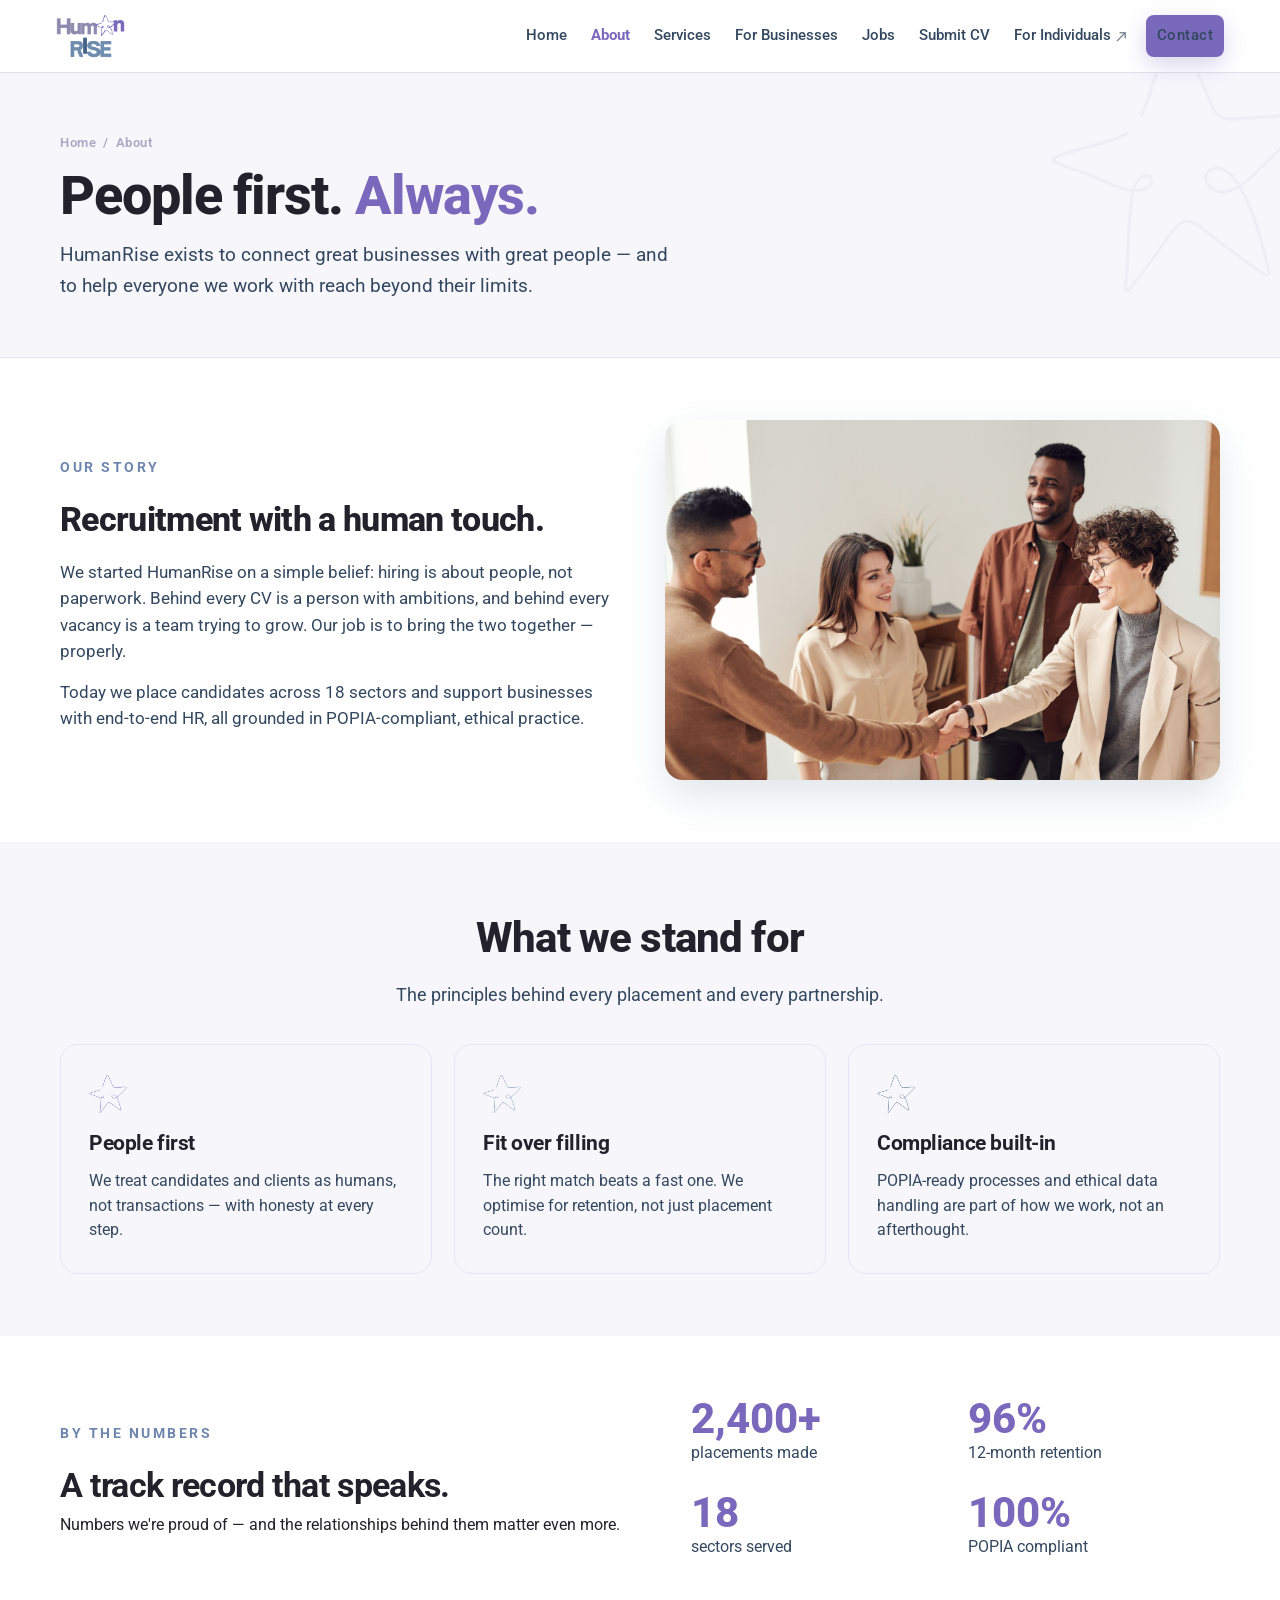
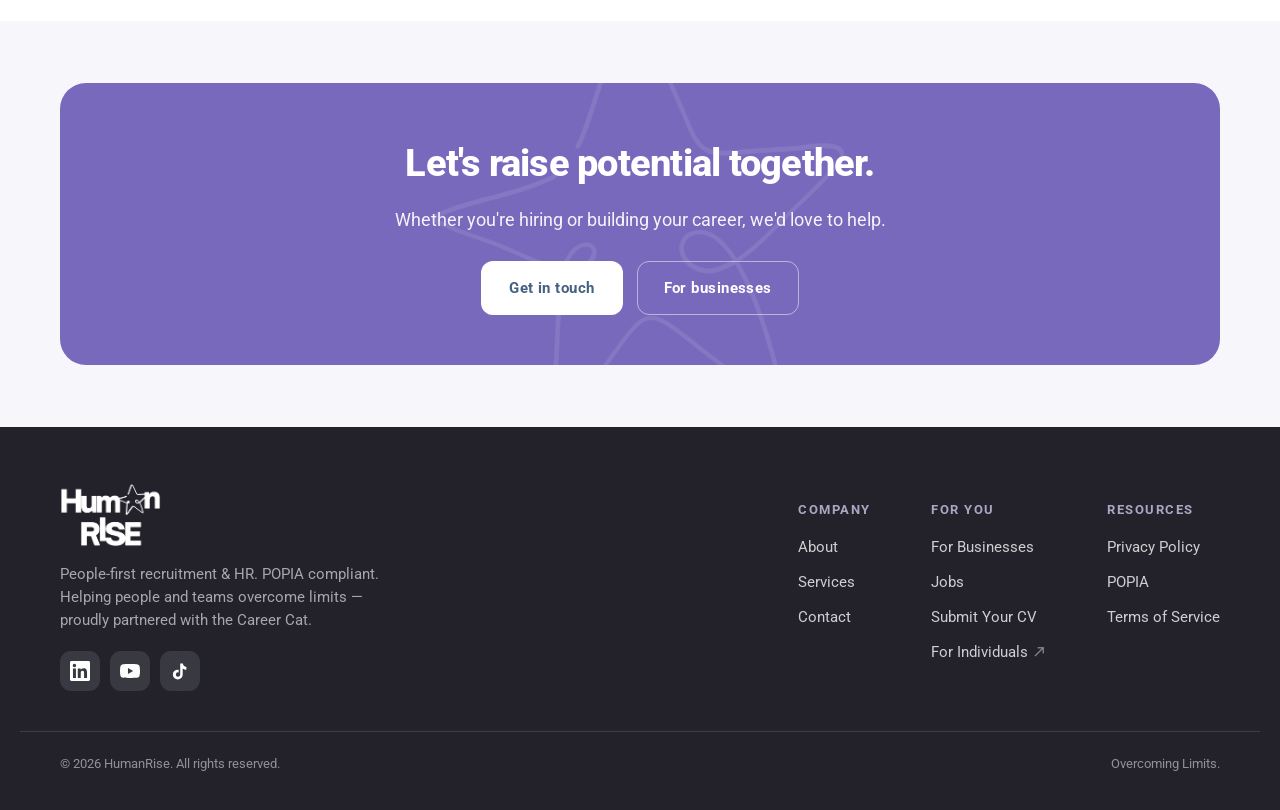
<file: about.html>
<!DOCTYPE html>
<html lang="en">
<head>
<meta charset="utf-8" />
<meta name="viewport" content="width=device-width, initial-scale=1.0" />
<title>About HumanRise | People-first HR & Recruitment</title>
<meta name="description" content="HumanRise connects great businesses with great people across 18 sectors, with POPIA-compliant, people-first practice." />
<link rel="preconnect" href="https://fonts.googleapis.com" />
<link rel="preconnect" href="https://fonts.gstatic.com" crossorigin />
<link href="https://fonts.googleapis.com/css2?family=Roboto:wght@300;400;500;700;900&display=swap" rel="stylesheet" />
<link href="https://fonts.googleapis.com/css2?family=Material+Symbols+Outlined:opsz,wght,FILL,GRAD@24,400,0,0&display=swap" rel="stylesheet" />
<link rel="stylesheet" href="hr-styles.css" />
</head>
<body>
<header class="nav">
  <div class="nav-inner">
    <a class="brand" href="index.html" aria-label="HumanRise home"><img src="Brand_Assets/hr-logo.png" alt="HumanRise" /></a>
    <nav class="nav-links">
      <a href="index.html">Home</a>
      <a href="about.html" class="active">About</a>
      <a href="services.html">Services</a>
      <a href="business.html">For Businesses</a>
      <a href="https://humanrise-jobs.jayslinger.chatgpt.site/">Jobs</a>
      <a href="submit-cv.html">Submit CV</a>
      <a href="https://careercat.co.za" target="_blank" rel="noopener" class="ext">For Individuals<span class="material-symbols-outlined">north_east</span></a>
      <a href="contact.html" class="btn btn-primary btn-sm nav-cta">Contact</a>
    </nav>
    <button class="hamburger" aria-label="Open menu" onclick="document.getElementById('mmenu').classList.add('open')"><span class="material-symbols-outlined">menu</span></button>
  </div>
</header>
<div class="mobile-menu" id="mmenu" onclick="if(event.target===this)this.classList.remove('open')">
  <div class="sheet">
    <button class="close" aria-label="Close menu" onclick="document.getElementById('mmenu').classList.remove('open')"><span class="material-symbols-outlined">close</span></button>
    <a href="index.html">Home</a>
    <a href="about.html" class="active">About</a>
    <a href="services.html">Services</a>
    <a href="business.html">For Businesses</a>
    <a href="https://humanrise-jobs.jayslinger.chatgpt.site/">Jobs</a>
    <a href="submit-cv.html">Submit CV</a>
    <a href="https://careercat.co.za" target="_blank" rel="noopener" class="ext">For Individuals <span class="material-symbols-outlined">north_east</span></a>
    <a href="contact.html" class="btn btn-primary" style="margin-top:12px;justify-content:center">Contact</a>
  </div>
</div>
<section class="page-hero">
  <img class="bg-star" src="Brand_Assets/star-faint.png" alt="" aria-hidden="true" />
  <div class="wrap-c">
    <div class="crumb"><a href="index.html">Home</a> &nbsp;/&nbsp; About</div>
    <h1>People first. <span class="accent">Always.</span></h1>
    <p>HumanRise exists to connect great businesses with great people — and to help everyone we work with reach beyond their limits.</p>
    
  </div>
</section>
<section class="block">
  <div class="wrap-c">
    <div class="feature-row">
      <div class="txt">
        <span class="eyebrow">Our story</span>
        <h2 style="margin-top:12px">Recruitment with a human touch.</h2>
        <p>We started HumanRise on a simple belief: hiring is about people, not paperwork. Behind every CV is a person with ambitions, and behind every vacancy is a team trying to grow. Our job is to bring the two together — properly.</p>
        <p>Today we place candidates across 18 sectors and support businesses with end-to-end HR, all grounded in POPIA-compliant, ethical practice.</p>
      </div>
      <img class="media-img" src="Brand_Assets/team-2.jpg" alt="HumanRise team shaking hands with a client" />
    </div>
  </div>
</section>
<section class="block alt">
  <div class="wrap-c">
    <div class="sec-head center"><h2>What we stand for</h2><p>The principles behind every placement and every partnership.</p></div>
    <div class="svc-grid">
      <div class="svc"><div class="top"><img src="Brand_Assets/star-purple.png" alt=""></div><h3>People first</h3><p>We treat candidates and clients as humans, not transactions — with honesty at every step.</p></div>
      <div class="svc"><div class="top"><img src="Brand_Assets/star-slate.png" alt=""></div><h3>Fit over filling</h3><p>The right match beats a fast one. We optimise for retention, not just placement count.</p></div>
      <div class="svc"><div class="top"><img src="Brand_Assets/star-deep.png" alt=""></div><h3>Compliance built-in</h3><p>POPIA-ready processes and ethical data handling are part of how we work, not an afterthought.</p></div>
    </div>
  </div>
</section>
<section class="block">
  <div class="wrap-c">
    <div class="proof-grid">
      <div>
        <span class="eyebrow">By the numbers</span>
        <h2 style="margin-top:12px;font-size:34px">A track record that speaks.</h2>
        <p>Numbers we're proud of — and the relationships behind them matter even more.</p>
      </div>
      <div style="display:grid;grid-template-columns:1fr 1fr;gap:26px">
        <div><div class="n" style="font-size:42px;font-weight:800;color:var(--purple);line-height:1">2,400+</div><div style="color:var(--deep700)">placements made</div></div>
        <div><div class="n" style="font-size:42px;font-weight:800;color:var(--purple);line-height:1">96%</div><div style="color:var(--deep700)">12-month retention</div></div>
        <div><div class="n" style="font-size:42px;font-weight:800;color:var(--purple);line-height:1">18</div><div style="color:var(--deep700)">sectors served</div></div>
        <div><div class="n" style="font-size:42px;font-weight:800;color:var(--purple);line-height:1">100%</div><div style="color:var(--deep700)">POPIA compliant</div></div>
      </div>
    </div>
  </div>
</section>
<section class="block alt"><div class="wrap-c"><div class="cta-band"><img class="bg-star" src="Brand_Assets/star-white.png" alt="" aria-hidden="true"><h2>Let's raise potential together.</h2><p>Whether you're hiring or building your career, we'd love to help.</p><div class="actions"><a href="contact.html" class="btn btn-light">Get in touch</a><a href="business.html" class="btn btn-ghost" style="background:transparent;color:#fff;border-color:rgba(255,255,255,.5)">For businesses</a></div></div></div></section>
<footer class="site">
  <div class="foot-grid">
    <div class="foot-brand">
      <img src="Brand_Assets/hr-logo-white.png" alt="HumanRise" />
      <p>People-first recruitment &amp; HR. POPIA compliant. Helping people and teams overcome limits — proudly partnered with the Career Cat.</p>
      <div class="socials">
        <a href="https://www.linkedin.com/company/humanriseza/" target="_blank" rel="noopener" aria-label="LinkedIn"><svg viewBox="0 0 24 24" aria-hidden="true"><path d="M20.45 20.45h-3.56v-5.57c0-1.33-.03-3.04-1.85-3.04-1.86 0-2.14 1.45-2.14 2.94v5.67H9.35V9h3.41v1.56h.05c.48-.9 1.64-1.85 3.37-1.85 3.6 0 4.27 2.37 4.27 5.46v6.28zM5.34 7.43a2.07 2.07 0 1 1 0-4.14 2.07 2.07 0 0 1 0 4.14zM7.12 20.45H3.56V9h3.56v11.45zM22.23 0H1.77C.79 0 0 .77 0 1.73v20.54C0 23.23.79 24 1.77 24h20.46c.98 0 1.77-.77 1.77-1.73V1.73C24 .77 23.21 0 22.23 0z"/></svg></a>
        <a href="https://www.youtube.com/@HumanRiseZA" target="_blank" rel="noopener" aria-label="YouTube"><svg viewBox="0 0 24 24" aria-hidden="true"><path d="M23.5 6.2a3.02 3.02 0 0 0-2.12-2.14C19.5 3.55 12 3.55 12 3.55s-7.5 0-9.38.51A3.02 3.02 0 0 0 .5 6.2 31.4 31.4 0 0 0 0 12a31.4 31.4 0 0 0 .5 5.8 3.02 3.02 0 0 0 2.12 2.14c1.88.51 9.38.51 9.38.51s7.5 0 9.38-.51a3.02 3.02 0 0 0 2.12-2.14A31.4 31.4 0 0 0 24 12a31.4 31.4 0 0 0-.5-5.8zM9.55 15.57V8.43L15.82 12l-6.27 3.57z"/></svg></a>
        <a href="https://www.tiktok.com/@humanriseza" target="_blank" rel="noopener" aria-label="TikTok"><svg viewBox="0 0 24 24" aria-hidden="true"><path d="M16.6 5.82a4.28 4.28 0 0 1-1.07-2.82h-3.29v13.4a2.59 2.59 0 0 1-2.59 2.5 2.59 2.59 0 1 1 .73-5.08v-3.34a5.92 5.92 0 0 0-1.06-.09 5.9 5.9 0 1 0 5.9 5.9V8.99a7.57 7.57 0 0 0 4.43 1.42V7.13a4.28 4.28 0 0 1-3.05-1.31z"/></svg></a>
      </div>
    </div>
    <div class="foot-cols">
      <div class="col"><h4>Company</h4><a href="about.html">About</a><a href="services.html">Services</a><a href="contact.html">Contact</a></div>
      <div class="col"><h4>For you</h4><a href="business.html">For Businesses</a><a href="https://jobs.humanrise.co.za">Jobs</a><a href="submit-cv.html">Submit Your CV</a><a href="https://careercat.co.za" target="_blank" rel="noopener">For Individuals <span class="material-symbols-outlined">north_east</span></a></div>
      <div class="col"><h4>Resources</h4><a href="#">Privacy Policy</a><a href="#">POPIA</a><a href="#">Terms of Service</a></div>
    </div>
  </div>
  <div class="foot-bottom"><span>© 2026 HumanRise. All rights reserved.</span><span>Overcoming Limits.</span></div>
</footer>
</body>
</html>
</file>
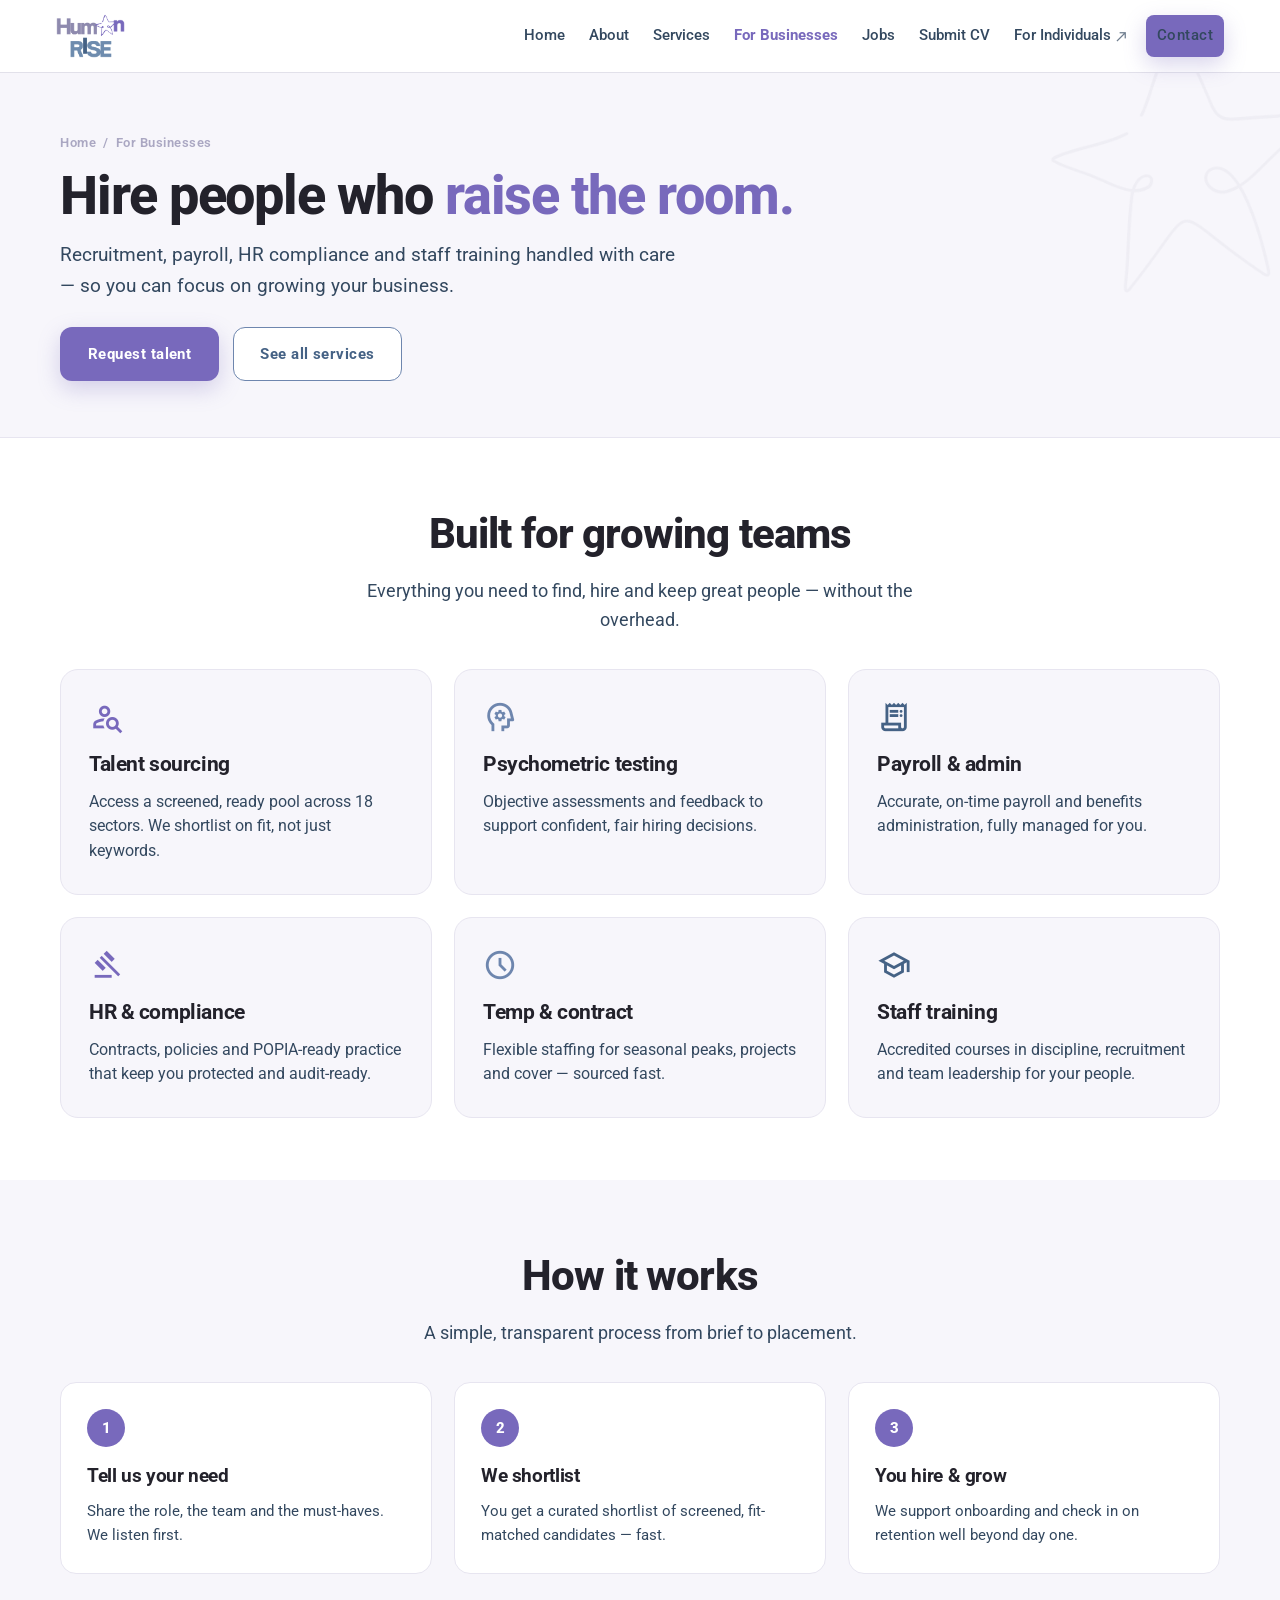
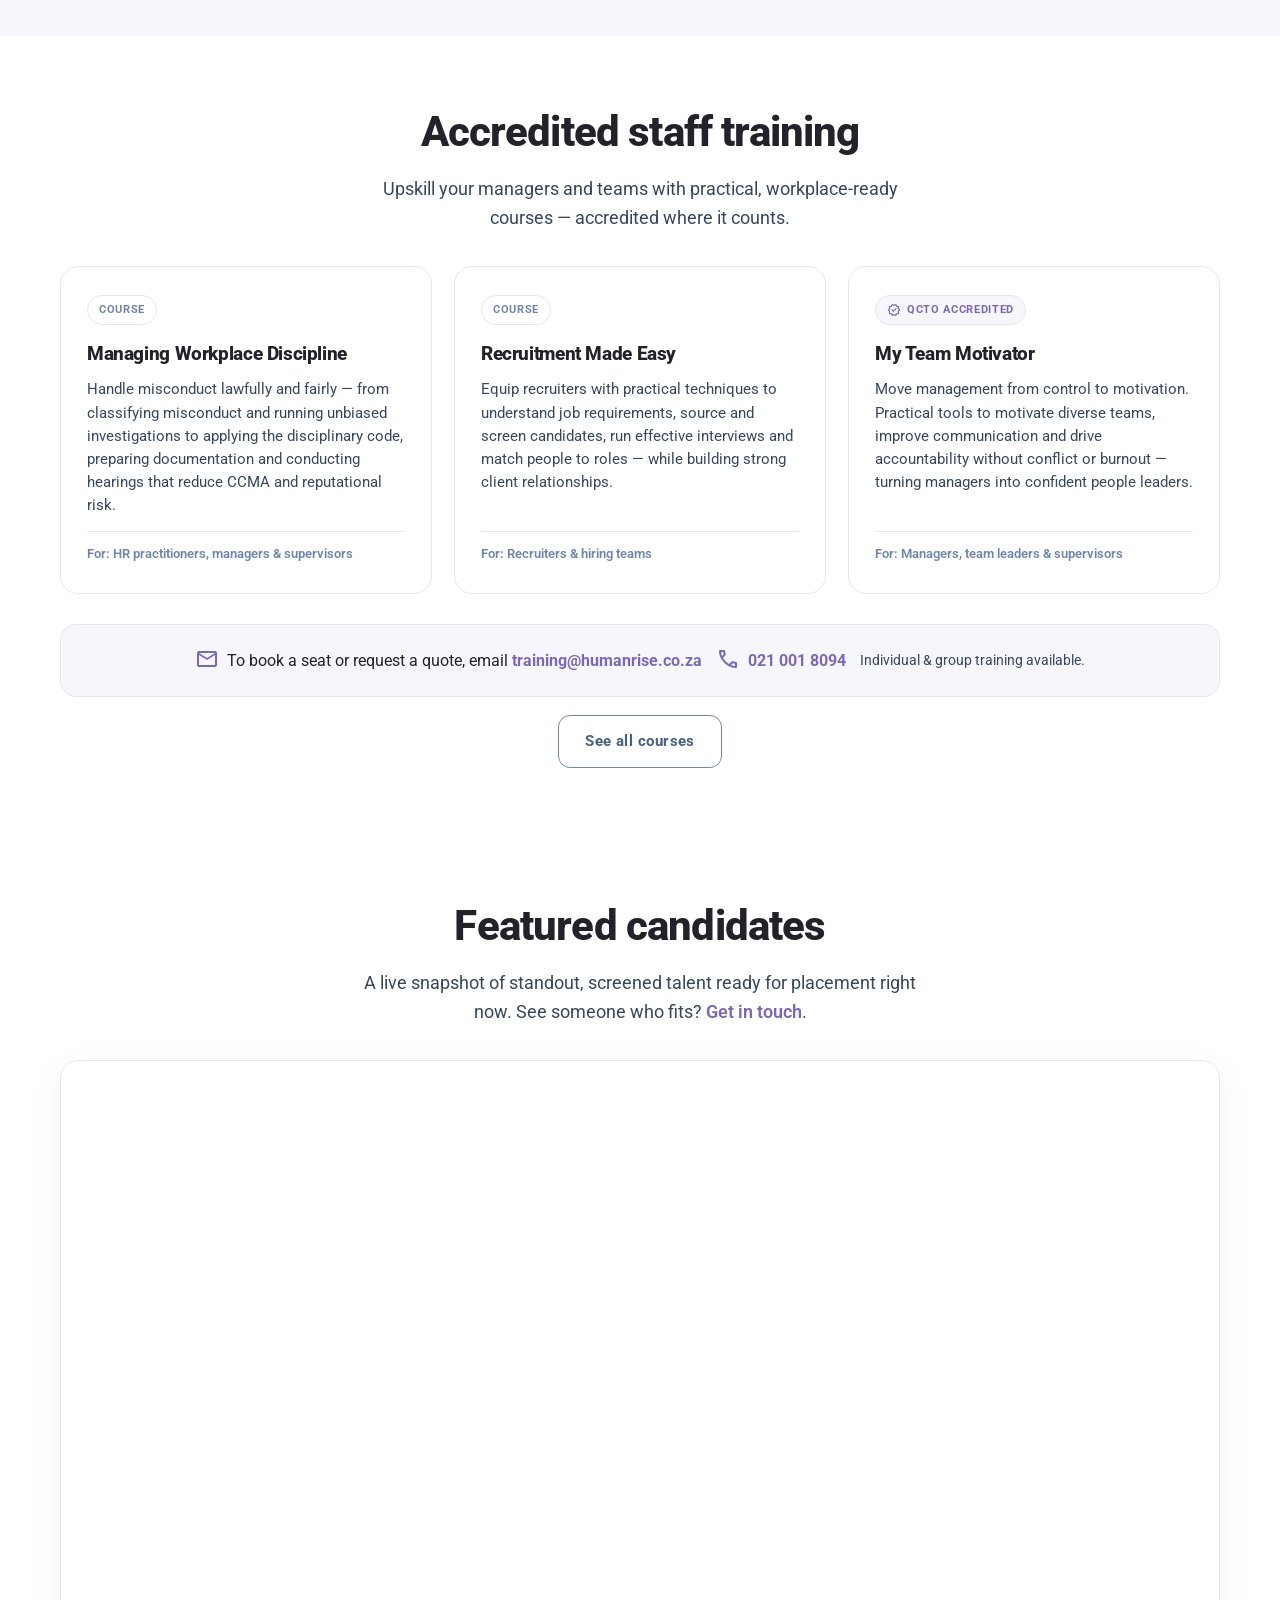
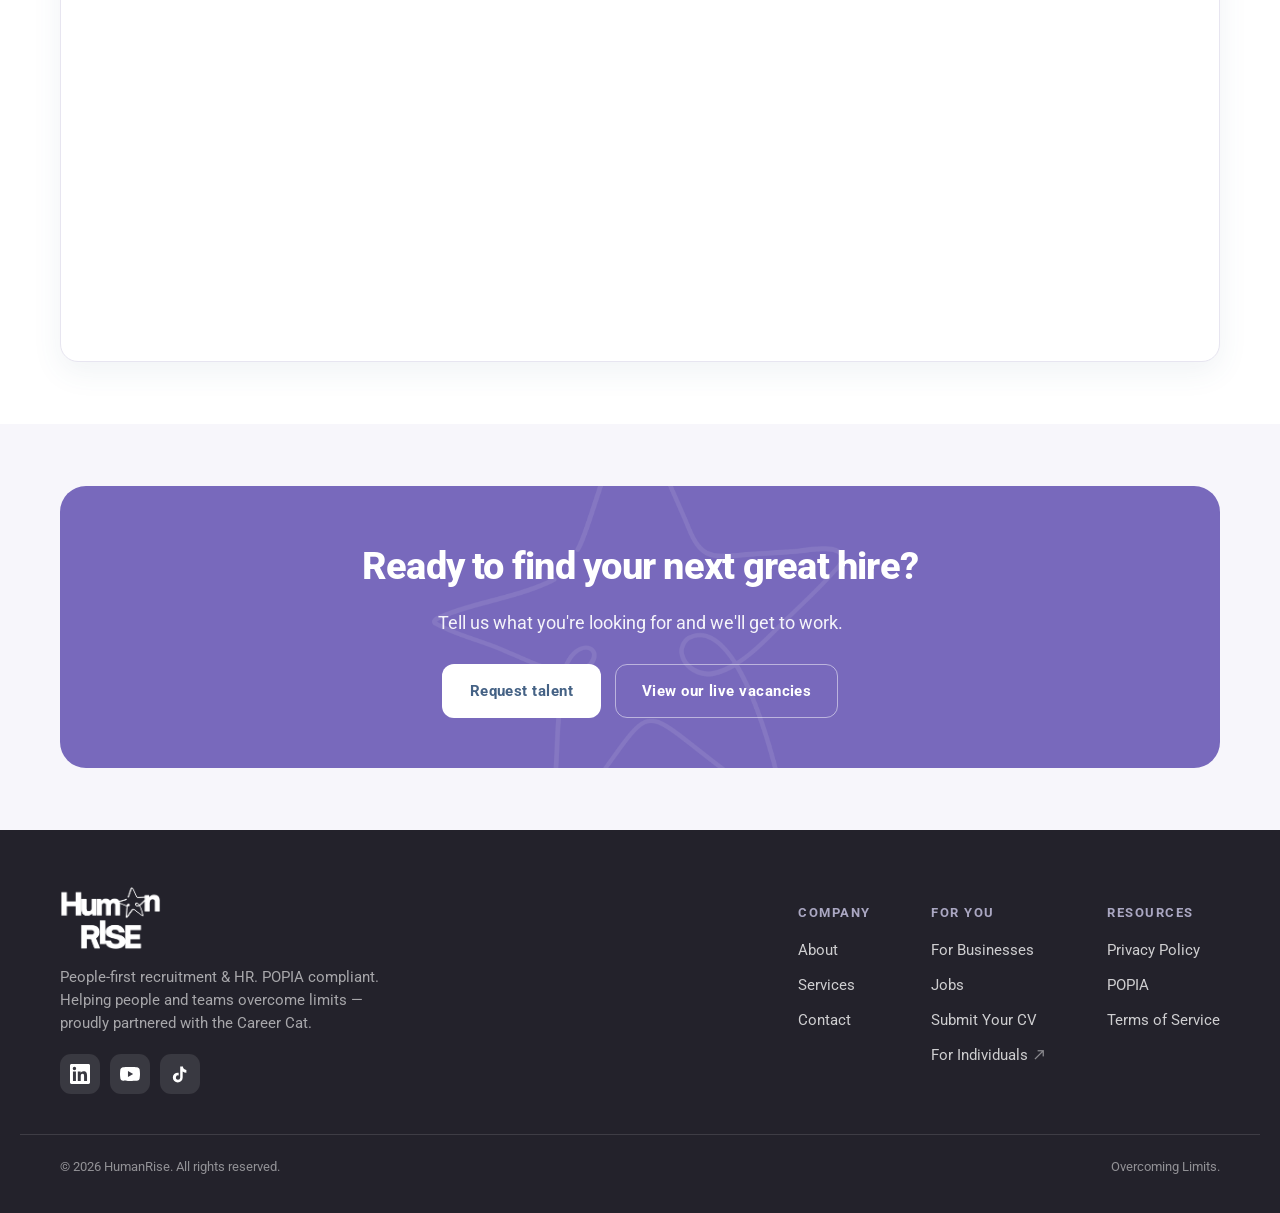
<file: business.html>
<!DOCTYPE html>
<html lang="en">
<head>
<meta charset="utf-8" />
<meta name="viewport" content="width=device-width, initial-scale=1.0" />
<title>For Businesses | HumanRise — Recruitment, Payroll, HR & Training</title>
<meta name="description" content="Find, hire, keep and develop great people. Talent sourcing, payroll, POPIA-ready HR and accredited staff training." />
<link rel="preconnect" href="https://fonts.googleapis.com" />
<link rel="preconnect" href="https://fonts.gstatic.com" crossorigin />
<link href="https://fonts.googleapis.com/css2?family=Roboto:wght@300;400;500;700;900&display=swap" rel="stylesheet" />
<link href="https://fonts.googleapis.com/css2?family=Material+Symbols+Outlined:opsz,wght,FILL,GRAD@24,400,0,0&display=swap" rel="stylesheet" />
<link rel="stylesheet" href="hr-styles.css" />
</head>
<body>
<header class="nav">
  <div class="nav-inner">
    <a class="brand" href="index.html" aria-label="HumanRise home"><img src="Brand_Assets/hr-logo.png" alt="HumanRise" /></a>
    <nav class="nav-links">
      <a href="index.html">Home</a>
      <a href="about.html">About</a>
      <a href="services.html">Services</a>
      <a href="business.html" class="active">For Businesses</a>
      <a href="https://humanrise-jobs.jayslinger.chatgpt.site/">Jobs</a>
      <a href="submit-cv.html">Submit CV</a>
      <a href="https://careercat.co.za" target="_blank" rel="noopener" class="ext">For Individuals<span class="material-symbols-outlined">north_east</span></a>
      <a href="contact.html" class="btn btn-primary btn-sm nav-cta">Contact</a>
    </nav>
    <button class="hamburger" aria-label="Open menu" onclick="document.getElementById('mmenu').classList.add('open')"><span class="material-symbols-outlined">menu</span></button>
  </div>
</header>
<div class="mobile-menu" id="mmenu" onclick="if(event.target===this)this.classList.remove('open')">
  <div class="sheet">
    <button class="close" aria-label="Close menu" onclick="document.getElementById('mmenu').classList.remove('open')"><span class="material-symbols-outlined">close</span></button>
    <a href="index.html">Home</a>
    <a href="about.html">About</a>
    <a href="services.html">Services</a>
    <a href="business.html" class="active">For Businesses</a>
    <a href="https://humanrise-jobs.jayslinger.chatgpt.site/">Jobs</a>
    <a href="submit-cv.html">Submit CV</a>
    <a href="https://careercat.co.za" target="_blank" rel="noopener" class="ext">For Individuals <span class="material-symbols-outlined">north_east</span></a>
    <a href="contact.html" class="btn btn-primary" style="margin-top:12px;justify-content:center">Contact</a>
  </div>
</div>
<section class="page-hero">
  <img class="bg-star" src="Brand_Assets/star-faint.png" alt="" aria-hidden="true" />
  <div class="wrap-c"><div class="crumb"><a href="index.html">Home</a> &nbsp;/&nbsp; For Businesses</div><h1>Hire people who <span class="accent">raise the room.</span></h1><p>Recruitment, payroll, HR compliance and staff training handled with care — so you can focus on growing your business.</p><div class="actions"><a href="contact.html" class="btn btn-primary">Request talent</a><a href="services.html" class="btn btn-ghost">See all services</a></div></div>
</section>
<section class="block">
  <div class="wrap-c">
    <div class="sec-head center"><h2>Built for growing teams</h2><p>Everything you need to find, hire and keep great people — without the overhead.</p></div>
    <div class="svc-grid">
      <div class="svc"><div class="top"><span class="material-symbols-outlined" style="color:var(--purple);font-size:34px">person_search</span></div><h3>Talent sourcing</h3><p>Access a screened, ready pool across 18 sectors. We shortlist on fit, not just keywords.</p></div>
      <div class="svc"><div class="top"><span class="material-symbols-outlined" style="color:var(--slate);font-size:34px">psychology</span></div><h3>Psychometric testing</h3><p>Objective assessments and feedback to support confident, fair hiring decisions.</p></div>
      <div class="svc"><div class="top"><span class="material-symbols-outlined" style="color:var(--deep);font-size:34px">receipt_long</span></div><h3>Payroll &amp; admin</h3><p>Accurate, on-time payroll and benefits administration, fully managed for you.</p></div>
      <div class="svc"><div class="top"><span class="material-symbols-outlined" style="color:var(--purple);font-size:34px">gavel</span></div><h3>HR &amp; compliance</h3><p>Contracts, policies and POPIA-ready practice that keep you protected and audit-ready.</p></div>
      <div class="svc"><div class="top"><span class="material-symbols-outlined" style="color:var(--slate);font-size:34px">schedule</span></div><h3>Temp &amp; contract</h3><p>Flexible staffing for seasonal peaks, projects and cover — sourced fast.</p></div>
      <div class="svc"><div class="top"><span class="material-symbols-outlined" style="color:var(--deep);font-size:34px">school</span></div><h3>Staff training</h3><p>Accredited courses in discipline, recruitment and team leadership for your people.</p></div>
    </div>
  </div>
</section>
<section class="block alt">
  <div class="wrap-c">
    <div class="sec-head center"><h2>How it works</h2><p>A simple, transparent process from brief to placement.</p></div>
    <div class="steps">
      <div class="step"><div class="n">1</div><h3>Tell us your need</h3><p>Share the role, the team and the must-haves. We listen first.</p></div>
      <div class="step"><div class="n">2</div><h3>We shortlist</h3><p>You get a curated shortlist of screened, fit-matched candidates — fast.</p></div>
      <div class="step"><div class="n">3</div><h3>You hire &amp; grow</h3><p>We support onboarding and check in on retention well beyond day one.</p></div>
    </div>
  </div>
</section>
<section class="block">
  <div class="wrap-c">
    <div class="sec-head center"><h2>Accredited staff training</h2><p>Upskill your managers and teams with practical, workplace-ready courses — accredited where it counts.</p></div>
    <div class="courses-grid">
      
        <div class="course">
          <span class="badge" style="background:#fff;border-color:var(--lav100);color:var(--slate)">Course</span>
          <h3>Managing Workplace Discipline</h3>
          <p>Handle misconduct lawfully and fairly — from classifying misconduct and running unbiased investigations to applying the disciplinary code, preparing documentation and conducting hearings that reduce CCMA and reputational risk.</p>
          <div class="for">For: HR practitioners, managers &amp; supervisors</div>
        </div>
        <div class="course">
          <span class="badge" style="background:#fff;border-color:var(--lav100);color:var(--slate)">Course</span>
          <h3>Recruitment Made Easy</h3>
          <p>Equip recruiters with practical techniques to understand job requirements, source and screen candidates, run effective interviews and match people to roles — while building strong client relationships.</p>
          <div class="for">For: Recruiters &amp; hiring teams</div>
        </div>
        <div class="course">
          <span class="badge"><span class="material-symbols-outlined">verified</span> QCTO Accredited</span>
          <h3>My Team Motivator</h3>
          <p>Move management from control to motivation. Practical tools to motivate diverse teams, improve communication and drive accountability without conflict or burnout — turning managers into confident people leaders.</p>
          <div class="for">For: Managers, team leaders &amp; supervisors</div>
        </div>
    </div>
    
      <div class="register-line">
        <div><span class="material-symbols-outlined">mail</span> To book a seat or request a quote, email <a href="mailto:training@humanrise.co.za">training@humanrise.co.za</a></div>
        <div><span class="material-symbols-outlined">call</span> <a href="tel:0210018094">021 001 8094</a></div>
        <div style="color:var(--deep700);font-size:14px">Individual &amp; group training available.</div>
      </div>
    <div style="text-align:center;margin-top:18px"><a href="services.html" class="btn btn-ghost">See all courses</a></div>
  </div>
</section>
<section class="block">
  <div class="wrap-c">
    <div class="sec-head center"><h2>Featured candidates</h2><p>A live snapshot of standout, screened talent ready for placement right now. See someone who fits? <a href="contact.html" style="color:var(--purple);font-weight:600">Get in touch</a>.</p></div>
    <div class="pp-frame-wrap">
      <iframe title="HumanRise featured candidates" src="https://webapp.placementpartner.com/wi/hotlist.php?id=humanrise&list=1" loading="lazy" referrerpolicy="no-referrer-when-downgrade"></iframe>
    </div>
  </div>
</section>
<section class="block alt"><div class="wrap-c"><div class="cta-band"><img class="bg-star" src="Brand_Assets/star-white.png" alt="" aria-hidden="true"><h2>Ready to find your next great hire?</h2><p>Tell us what you're looking for and we'll get to work.</p><div class="actions"><a href="contact.html" class="btn btn-light">Request talent</a><a href="https://jobs.humanrise.co.za" class="btn btn-ghost" style="background:transparent;color:#fff;border-color:rgba(255,255,255,.5)">View our live vacancies</a></div></div></div></section>
<footer class="site">
  <div class="foot-grid">
    <div class="foot-brand">
      <img src="Brand_Assets/hr-logo-white.png" alt="HumanRise" />
      <p>People-first recruitment &amp; HR. POPIA compliant. Helping people and teams overcome limits — proudly partnered with the Career Cat.</p>
      <div class="socials">
        <a href="https://www.linkedin.com/company/humanriseza/" target="_blank" rel="noopener" aria-label="LinkedIn"><svg viewBox="0 0 24 24" aria-hidden="true"><path d="M20.45 20.45h-3.56v-5.57c0-1.33-.03-3.04-1.85-3.04-1.86 0-2.14 1.45-2.14 2.94v5.67H9.35V9h3.41v1.56h.05c.48-.9 1.64-1.85 3.37-1.85 3.6 0 4.27 2.37 4.27 5.46v6.28zM5.34 7.43a2.07 2.07 0 1 1 0-4.14 2.07 2.07 0 0 1 0 4.14zM7.12 20.45H3.56V9h3.56v11.45zM22.23 0H1.77C.79 0 0 .77 0 1.73v20.54C0 23.23.79 24 1.77 24h20.46c.98 0 1.77-.77 1.77-1.73V1.73C24 .77 23.21 0 22.23 0z"/></svg></a>
        <a href="https://www.youtube.com/@HumanRiseZA" target="_blank" rel="noopener" aria-label="YouTube"><svg viewBox="0 0 24 24" aria-hidden="true"><path d="M23.5 6.2a3.02 3.02 0 0 0-2.12-2.14C19.5 3.55 12 3.55 12 3.55s-7.5 0-9.38.51A3.02 3.02 0 0 0 .5 6.2 31.4 31.4 0 0 0 0 12a31.4 31.4 0 0 0 .5 5.8 3.02 3.02 0 0 0 2.12 2.14c1.88.51 9.38.51 9.38.51s7.5 0 9.38-.51a3.02 3.02 0 0 0 2.12-2.14A31.4 31.4 0 0 0 24 12a31.4 31.4 0 0 0-.5-5.8zM9.55 15.57V8.43L15.82 12l-6.27 3.57z"/></svg></a>
        <a href="https://www.tiktok.com/@humanriseza" target="_blank" rel="noopener" aria-label="TikTok"><svg viewBox="0 0 24 24" aria-hidden="true"><path d="M16.6 5.82a4.28 4.28 0 0 1-1.07-2.82h-3.29v13.4a2.59 2.59 0 0 1-2.59 2.5 2.59 2.59 0 1 1 .73-5.08v-3.34a5.92 5.92 0 0 0-1.06-.09 5.9 5.9 0 1 0 5.9 5.9V8.99a7.57 7.57 0 0 0 4.43 1.42V7.13a4.28 4.28 0 0 1-3.05-1.31z"/></svg></a>
      </div>
    </div>
    <div class="foot-cols">
      <div class="col"><h4>Company</h4><a href="about.html">About</a><a href="services.html">Services</a><a href="contact.html">Contact</a></div>
      <div class="col"><h4>For you</h4><a href="business.html">For Businesses</a><a href="https://jobs.humanrise.co.za">Jobs</a><a href="submit-cv.html">Submit Your CV</a><a href="https://careercat.co.za" target="_blank" rel="noopener">For Individuals <span class="material-symbols-outlined">north_east</span></a></div>
      <div class="col"><h4>Resources</h4><a href="#">Privacy Policy</a><a href="#">POPIA</a><a href="#">Terms of Service</a></div>
    </div>
  </div>
  <div class="foot-bottom"><span>© 2026 HumanRise. All rights reserved.</span><span>Overcoming Limits.</span></div>
</footer>
</body>
</html>
</file>
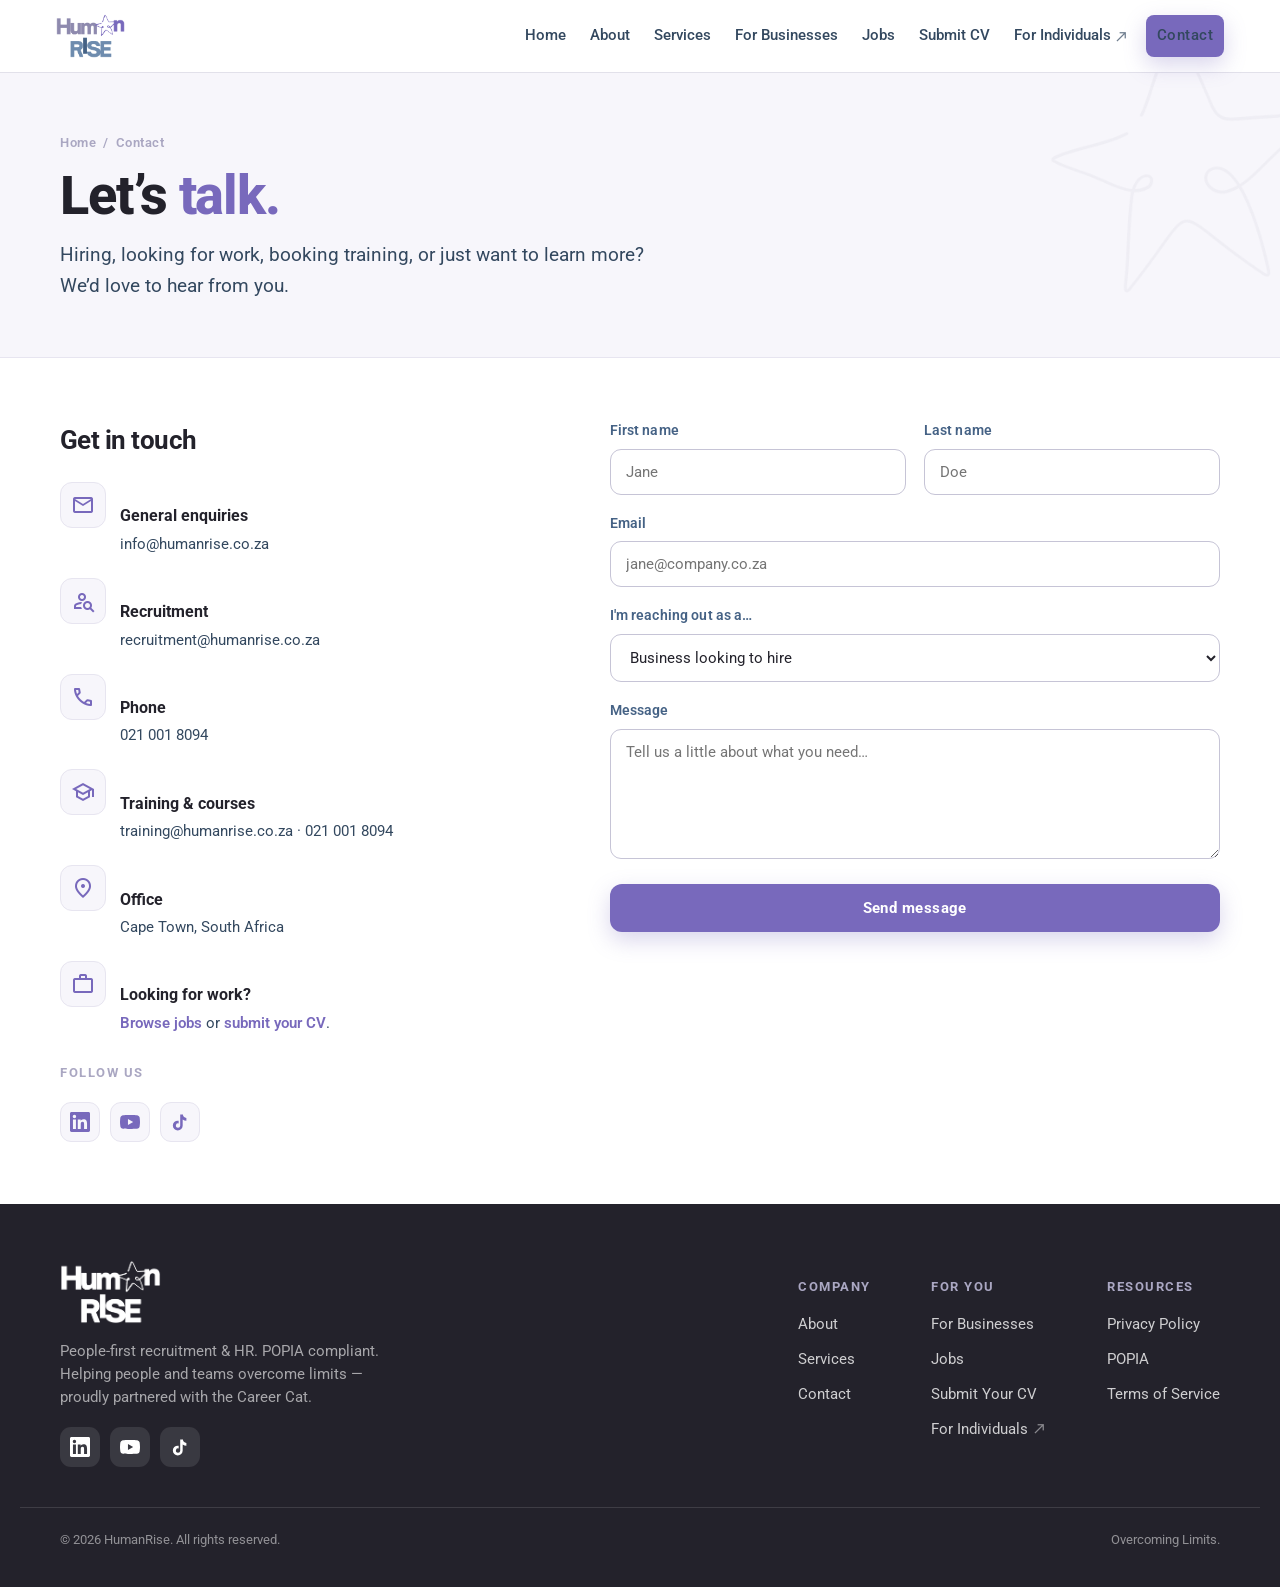
<file: contact.html>
<!DOCTYPE html>
<html lang="en">
<head>
<meta charset="utf-8" />
<meta name="viewport" content="width=device-width, initial-scale=1.0" />
<title>Contact | HumanRise</title>
<meta name="description" content="Get in touch with HumanRise — hiring, job seeking, training bookings, or to learn more about our people-first HR and recruitment." />
<link rel="preconnect" href="https://fonts.googleapis.com" />
<link rel="preconnect" href="https://fonts.gstatic.com" crossorigin />
<link href="https://fonts.googleapis.com/css2?family=Roboto:wght@300;400;500;700;900&display=swap" rel="stylesheet" />
<link href="https://fonts.googleapis.com/css2?family=Material+Symbols+Outlined:opsz,wght,FILL,GRAD@24,400,0,0&display=swap" rel="stylesheet" />
<link rel="stylesheet" href="hr-styles.css" />
</head>
<body>
<header class="nav">
  <div class="nav-inner">
    <a class="brand" href="index.html" aria-label="HumanRise home"><img src="Brand_Assets/hr-logo.png" alt="HumanRise" /></a>
    <nav class="nav-links">
      <a href="index.html">Home</a>
      <a href="about.html">About</a>
      <a href="services.html">Services</a>
      <a href="business.html">For Businesses</a>
      <a href="https://jobs.humanrise.co.za">Jobs</a>
      <a href="submit-cv.html">Submit CV</a>
      <a href="https://careercat.co.za" target="_blank" rel="noopener" class="ext">For Individuals<span class="material-symbols-outlined">north_east</span></a>
      <a href="contact.html" class="btn btn-primary btn-sm nav-cta">Contact</a>
    </nav>
    <button class="hamburger" aria-label="Open menu" onclick="document.getElementById('mmenu').classList.add('open')"><span class="material-symbols-outlined">menu</span></button>
  </div>
</header>
<div class="mobile-menu" id="mmenu" onclick="if(event.target===this)this.classList.remove('open')">
  <div class="sheet">
    <button class="close" aria-label="Close menu" onclick="document.getElementById('mmenu').classList.remove('open')"><span class="material-symbols-outlined">close</span></button>
    <a href="index.html">Home</a>
    <a href="about.html">About</a>
    <a href="services.html">Services</a>
    <a href="business.html">For Businesses</a>
    <a href="https://jobs.humanrise.co.za">Jobs</a>
    <a href="submit-cv.html">Submit CV</a>
    <a href="https://careercat.co.za" target="_blank" rel="noopener" class="ext">For Individuals <span class="material-symbols-outlined">north_east</span></a>
    <a href="contact.html" class="btn btn-primary" style="margin-top:12px;justify-content:center">Contact</a>
  </div>
</div>
<section class="page-hero">
  <img class="bg-star" src="Brand_Assets/star-faint.png" alt="" aria-hidden="true" />
  <div class="wrap-c"><div class="crumb"><a href="index.html">Home</a> &nbsp;/&nbsp; Contact</div><h1>Let&rsquo;s <span class="accent">talk.</span></h1><p>Hiring, looking for work, booking training, or just want to learn more? We&rsquo;d love to hear from you.</p></div>
</section>
<section class="block">
  <div class="wrap-c">
    <div class="contact-grid">
      <div class="contact-info">
        <h2 style="font-size:26px;margin-bottom:20px">Get in touch</h2>
        <div class="row"><div class="ic"><span class="material-symbols-outlined">mail</span></div><div><h4>General enquiries</h4><p><a href="mailto:info@humanrise.co.za" style="color:var(--deep700)">info@humanrise.co.za</a></p></div></div>
        <div class="row"><div class="ic"><span class="material-symbols-outlined">person_search</span></div><div><h4>Recruitment</h4><p><a href="mailto:recruitment@humanrise.co.za" style="color:var(--deep700)">recruitment@humanrise.co.za</a></p></div></div>
        <div class="row"><div class="ic"><span class="material-symbols-outlined">call</span></div><div><h4>Phone</h4><p><a href="tel:0210018094" style="color:var(--deep700)">021 001 8094</a></p></div></div>
        <div class="row"><div class="ic"><span class="material-symbols-outlined">school</span></div><div><h4>Training &amp; courses</h4><p><a href="mailto:training@humanrise.co.za" style="color:var(--deep700)">training@humanrise.co.za</a> &middot; <a href="tel:0210018094" style="color:var(--deep700)">021 001 8094</a></p></div></div>
        <div class="row"><div class="ic"><span class="material-symbols-outlined">location_on</span></div><div><h4>Office</h4><p>Cape Town, South Africa</p></div></div>
        <div class="row"><div class="ic"><span class="material-symbols-outlined">work</span></div><div><h4>Looking for work?</h4><p><a href="https://jobs.humanrise.co.za" style="color:var(--purple);font-weight:600">Browse jobs</a> or <a href="submit-cv.html" style="color:var(--purple);font-weight:600">submit your CV</a>.</p></div></div>
        <h4 style="font-size:13px;font-weight:700;letter-spacing:.12em;text-transform:uppercase;color:var(--lav300);margin:28px 0 4px">Follow us</h4>
        <div class="socials light">
          <a href="https://www.linkedin.com/company/humanriseza/" target="_blank" rel="noopener" aria-label="LinkedIn"><svg viewBox="0 0 24 24" aria-hidden="true"><path d="M20.45 20.45h-3.56v-5.57c0-1.33-.03-3.04-1.85-3.04-1.86 0-2.14 1.45-2.14 2.94v5.67H9.35V9h3.41v1.56h.05c.48-.9 1.64-1.85 3.37-1.85 3.6 0 4.27 2.37 4.27 5.46v6.28zM5.34 7.43a2.07 2.07 0 1 1 0-4.14 2.07 2.07 0 0 1 0 4.14zM7.12 20.45H3.56V9h3.56v11.45zM22.23 0H1.77C.79 0 0 .77 0 1.73v20.54C0 23.23.79 24 1.77 24h20.46c.98 0 1.77-.77 1.77-1.73V1.73C24 .77 23.21 0 22.23 0z"/></svg></a>
        <a href="https://www.youtube.com/@HumanRiseZA" target="_blank" rel="noopener" aria-label="YouTube"><svg viewBox="0 0 24 24" aria-hidden="true"><path d="M23.5 6.2a3.02 3.02 0 0 0-2.12-2.14C19.5 3.55 12 3.55 12 3.55s-7.5 0-9.38.51A3.02 3.02 0 0 0 .5 6.2 31.4 31.4 0 0 0 0 12a31.4 31.4 0 0 0 .5 5.8 3.02 3.02 0 0 0 2.12 2.14c1.88.51 9.38.51 9.38.51s7.5 0 9.38-.51a3.02 3.02 0 0 0 2.12-2.14A31.4 31.4 0 0 0 24 12a31.4 31.4 0 0 0-.5-5.8zM9.55 15.57V8.43L15.82 12l-6.27 3.57z"/></svg></a>
        <a href="https://www.tiktok.com/@humanriseza" target="_blank" rel="noopener" aria-label="TikTok"><svg viewBox="0 0 24 24" aria-hidden="true"><path d="M16.6 5.82a4.28 4.28 0 0 1-1.07-2.82h-3.29v13.4a2.59 2.59 0 0 1-2.59 2.5 2.59 2.59 0 1 1 .73-5.08v-3.34a5.92 5.92 0 0 0-1.06-.09 5.9 5.9 0 1 0 5.9 5.9V8.99a7.57 7.57 0 0 0 4.43 1.42V7.13a4.28 4.28 0 0 1-3.05-1.31z"/></svg></a>
        </div>
      </div>
      <form class="contact-form" onsubmit="event.preventDefault();this.querySelector('.sent').style.display='flex';">
        <div style="display:grid;grid-template-columns:1fr 1fr;gap:18px">
          <div class="field"><label for="fn">First name</label><input id="fn" type="text" required placeholder="Jane" /></div>
          <div class="field"><label for="ln">Last name</label><input id="ln" type="text" required placeholder="Doe" /></div>
        </div>
        <div class="field"><label for="em">Email</label><input id="em" type="email" required placeholder="jane@company.co.za" /></div>
        <div class="field"><label for="rs">I'm reaching out as a&hellip;</label><select id="rs"><option>Business looking to hire</option><option>Job seeker</option><option>Booking training</option><option>Existing client</option><option>Other</option></select></div>
        <div class="field"><label for="msg">Message</label><textarea id="msg" required placeholder="Tell us a little about what you need&hellip;"></textarea></div>
        <button type="submit" class="btn btn-primary" style="width:100%;justify-content:center">Send message</button>
        <div class="sent" style="display:none;align-items:center;gap:8px;margin-top:16px;color:var(--deep);font-weight:600"><span class="material-symbols-outlined" style="color:var(--purple)">check_circle</span> Thanks — we&rsquo;ll be in touch shortly. (Demo form)</div>
      </form>
    </div>
  </div>
</section>
<footer class="site">
  <div class="foot-grid">
    <div class="foot-brand">
      <img src="Brand_Assets/hr-logo-white.png" alt="HumanRise" />
      <p>People-first recruitment &amp; HR. POPIA compliant. Helping people and teams overcome limits — proudly partnered with the Career Cat.</p>
      <div class="socials">
        <a href="https://www.linkedin.com/company/humanriseza/" target="_blank" rel="noopener" aria-label="LinkedIn"><svg viewBox="0 0 24 24" aria-hidden="true"><path d="M20.45 20.45h-3.56v-5.57c0-1.33-.03-3.04-1.85-3.04-1.86 0-2.14 1.45-2.14 2.94v5.67H9.35V9h3.41v1.56h.05c.48-.9 1.64-1.85 3.37-1.85 3.6 0 4.27 2.37 4.27 5.46v6.28zM5.34 7.43a2.07 2.07 0 1 1 0-4.14 2.07 2.07 0 0 1 0 4.14zM7.12 20.45H3.56V9h3.56v11.45zM22.23 0H1.77C.79 0 0 .77 0 1.73v20.54C0 23.23.79 24 1.77 24h20.46c.98 0 1.77-.77 1.77-1.73V1.73C24 .77 23.21 0 22.23 0z"/></svg></a>
        <a href="https://www.youtube.com/@HumanRiseZA" target="_blank" rel="noopener" aria-label="YouTube"><svg viewBox="0 0 24 24" aria-hidden="true"><path d="M23.5 6.2a3.02 3.02 0 0 0-2.12-2.14C19.5 3.55 12 3.55 12 3.55s-7.5 0-9.38.51A3.02 3.02 0 0 0 .5 6.2 31.4 31.4 0 0 0 0 12a31.4 31.4 0 0 0 .5 5.8 3.02 3.02 0 0 0 2.12 2.14c1.88.51 9.38.51 9.38.51s7.5 0 9.38-.51a3.02 3.02 0 0 0 2.12-2.14A31.4 31.4 0 0 0 24 12a31.4 31.4 0 0 0-.5-5.8zM9.55 15.57V8.43L15.82 12l-6.27 3.57z"/></svg></a>
        <a href="https://www.tiktok.com/@humanriseza" target="_blank" rel="noopener" aria-label="TikTok"><svg viewBox="0 0 24 24" aria-hidden="true"><path d="M16.6 5.82a4.28 4.28 0 0 1-1.07-2.82h-3.29v13.4a2.59 2.59 0 0 1-2.59 2.5 2.59 2.59 0 1 1 .73-5.08v-3.34a5.92 5.92 0 0 0-1.06-.09 5.9 5.9 0 1 0 5.9 5.9V8.99a7.57 7.57 0 0 0 4.43 1.42V7.13a4.28 4.28 0 0 1-3.05-1.31z"/></svg></a>
      </div>
    </div>
    <div class="foot-cols">
      <div class="col"><h4>Company</h4><a href="about.html">About</a><a href="services.html">Services</a><a href="contact.html">Contact</a></div>
      <div class="col"><h4>For you</h4><a href="business.html">For Businesses</a><a href="https://jobs.humanrise.co.za">Jobs</a><a href="submit-cv.html">Submit Your CV</a><a href="https://careercat.co.za" target="_blank" rel="noopener">For Individuals <span class="material-symbols-outlined">north_east</span></a></div>
      <div class="col"><h4>Resources</h4><a href="#">Privacy Policy</a><a href="#">POPIA</a><a href="#">Terms of Service</a></div>
    </div>
  </div>
  <div class="foot-bottom"><span>© 2026 HumanRise. All rights reserved.</span><span>Overcoming Limits.</span></div>
</footer>
</body>
</html>
</file>
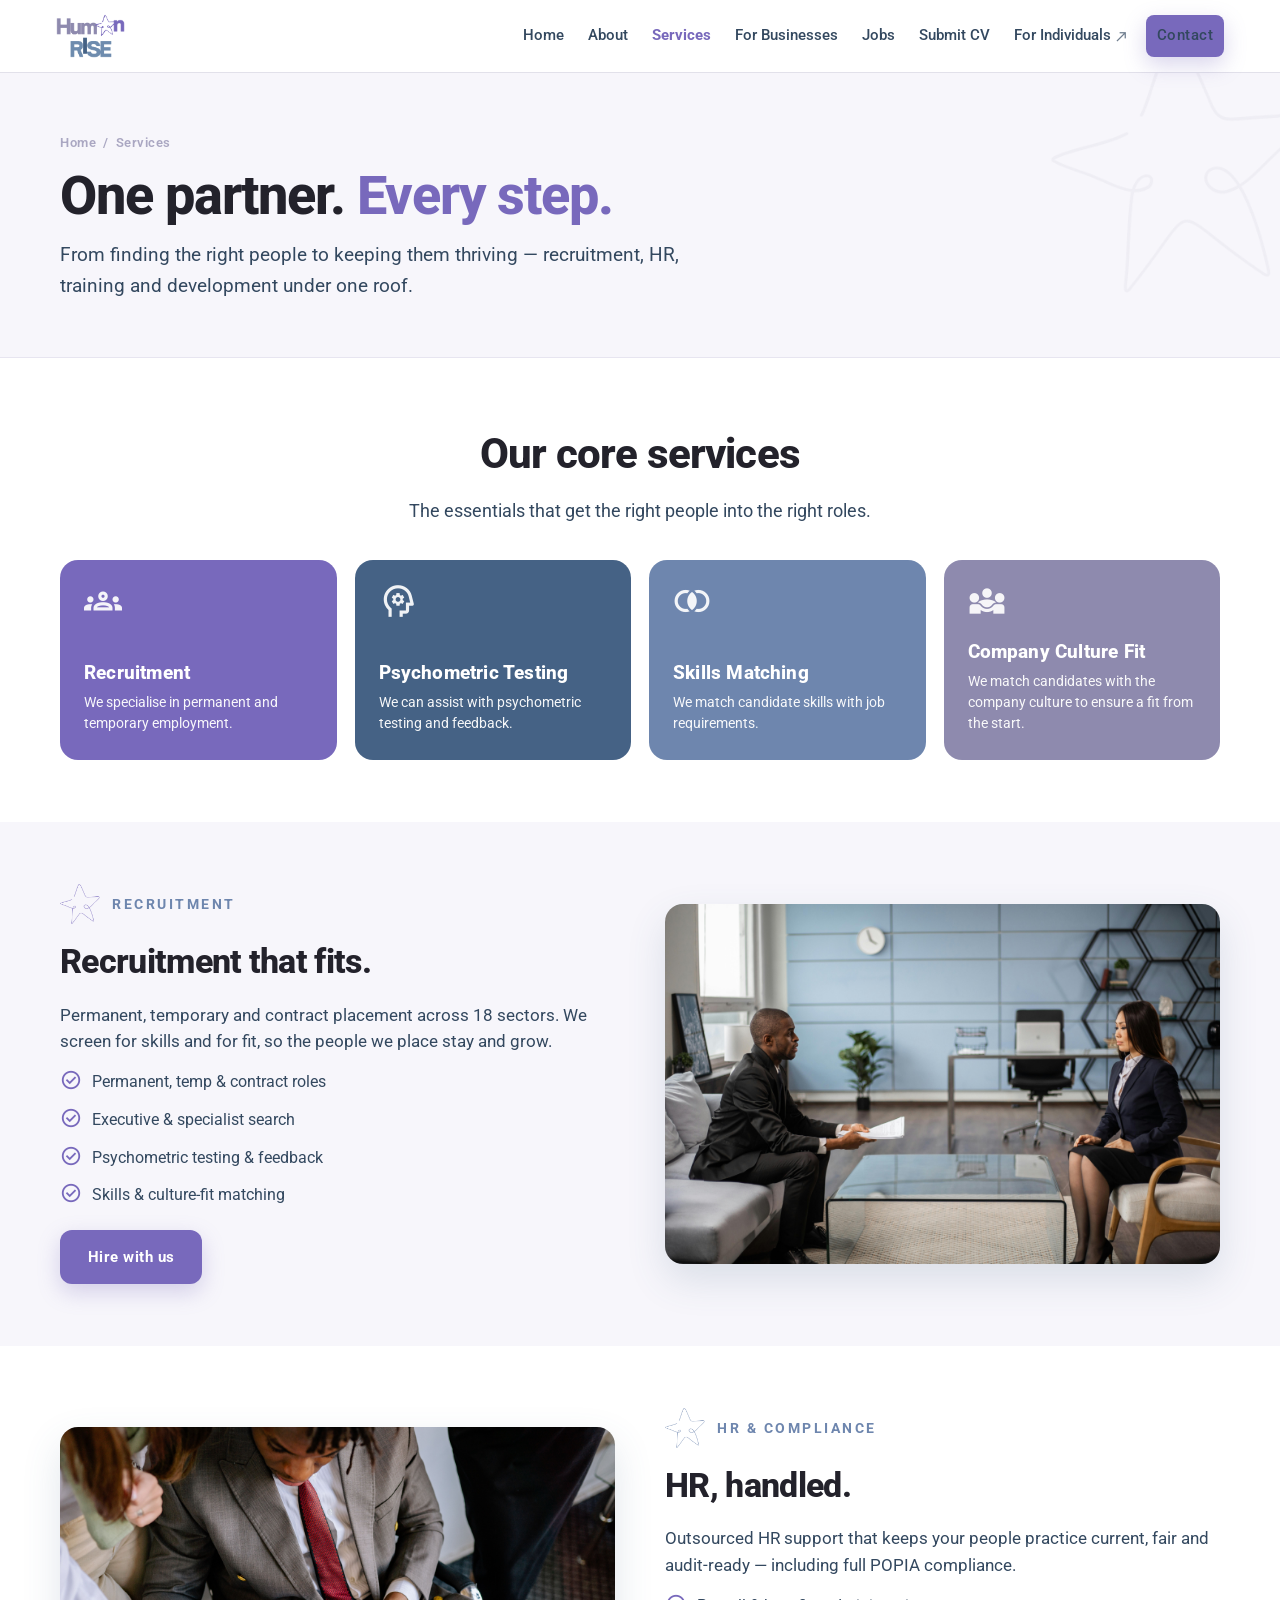
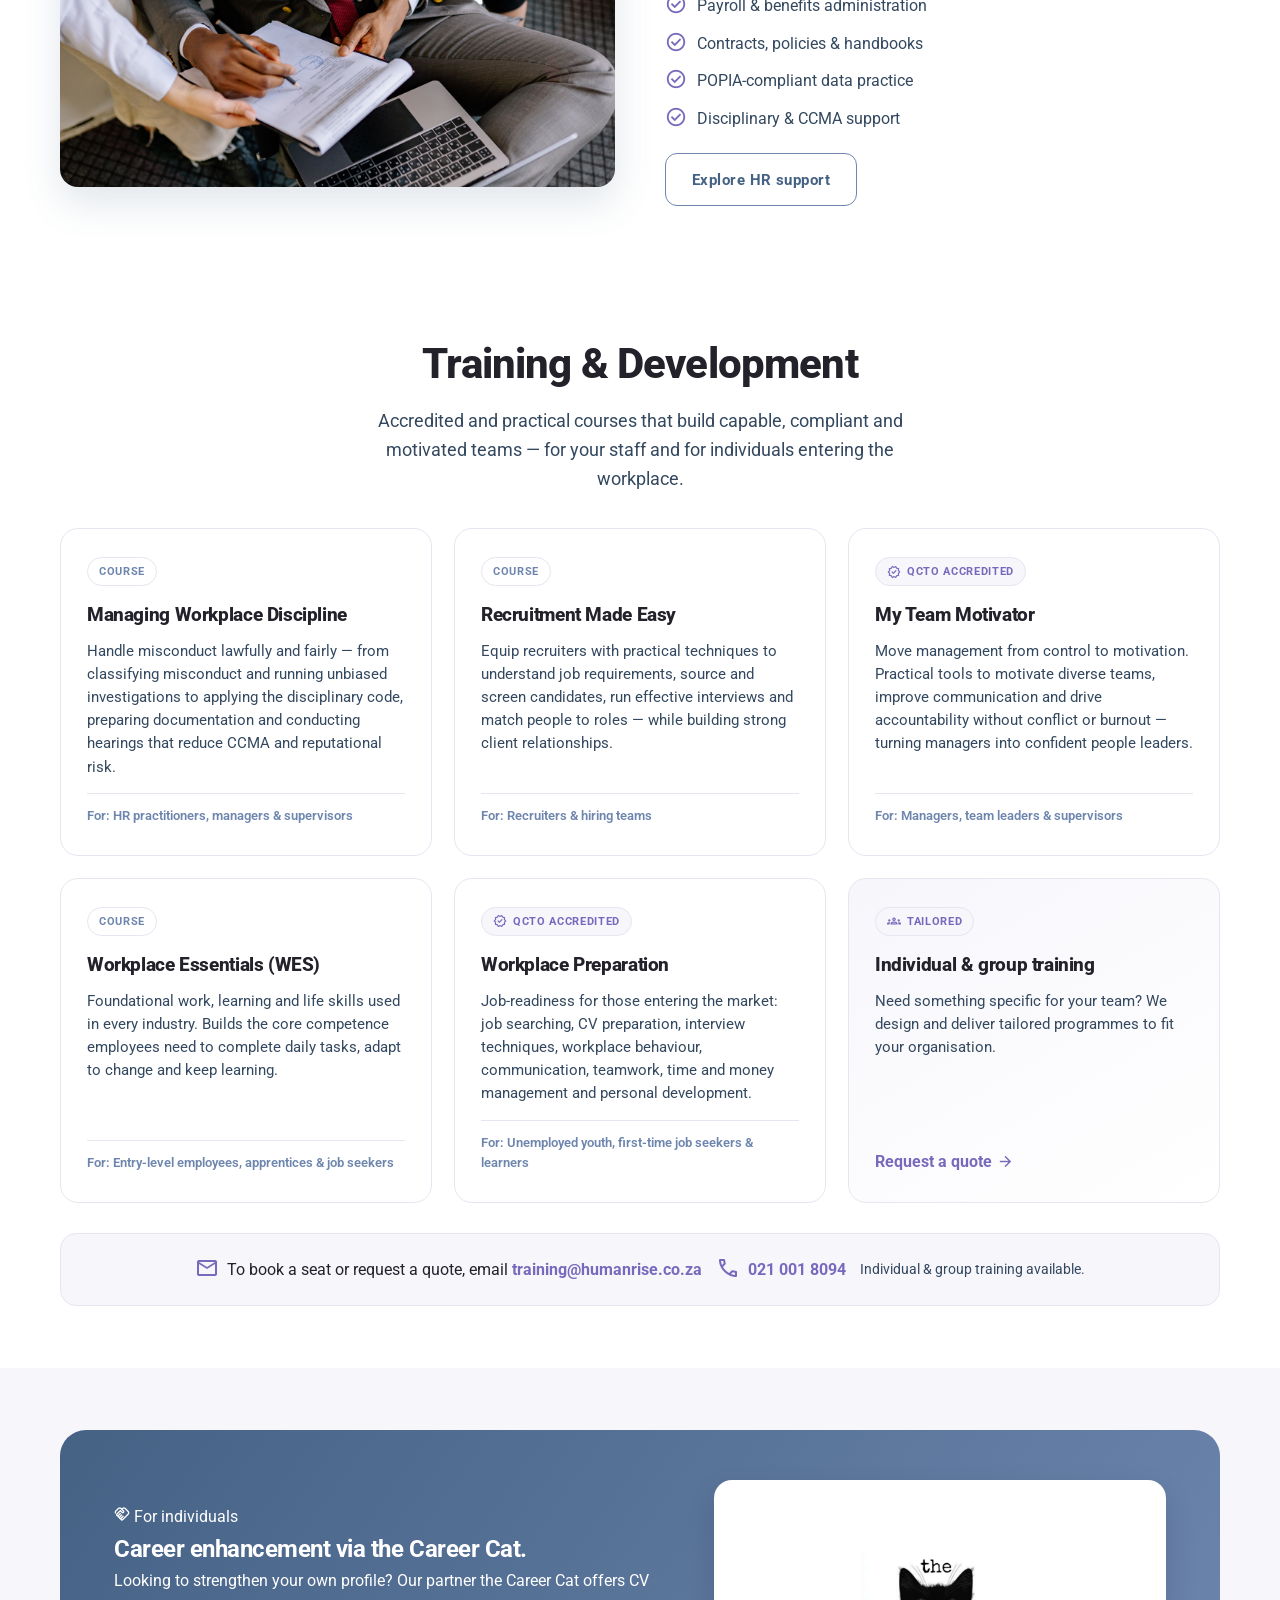
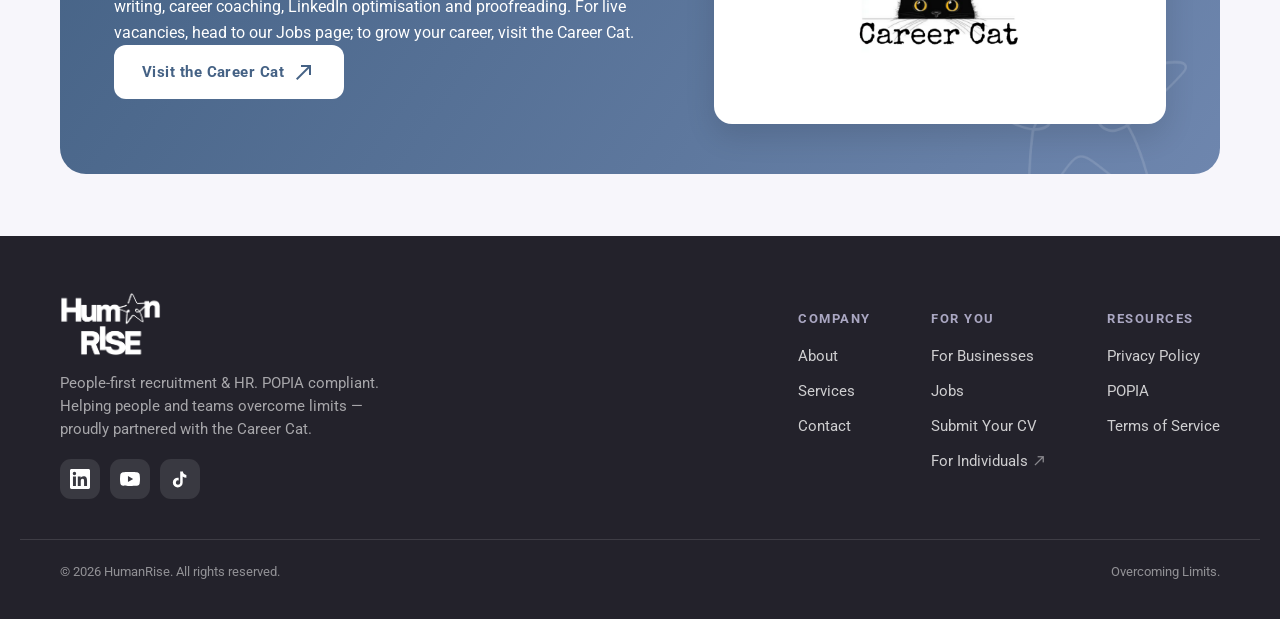
<file: services.html>
<!DOCTYPE html>
<html lang="en">
<head>
<meta charset="utf-8" />
<meta name="viewport" content="width=device-width, initial-scale=1.0" />
<title>Services | HumanRise — Recruitment, HR, Training & Development</title>
<meta name="description" content="Recruitment, psychometric testing, skills matching, HR & compliance and accredited training across 18 sectors." />
<link rel="preconnect" href="https://fonts.googleapis.com" />
<link rel="preconnect" href="https://fonts.gstatic.com" crossorigin />
<link href="https://fonts.googleapis.com/css2?family=Roboto:wght@300;400;500;700;900&display=swap" rel="stylesheet" />
<link href="https://fonts.googleapis.com/css2?family=Material+Symbols+Outlined:opsz,wght,FILL,GRAD@24,400,0,0&display=swap" rel="stylesheet" />
<link rel="stylesheet" href="hr-styles.css" />
</head>
<body>
<header class="nav">
  <div class="nav-inner">
    <a class="brand" href="index.html" aria-label="HumanRise home"><img src="Brand_Assets/hr-logo.png" alt="HumanRise" /></a>
    <nav class="nav-links">
      <a href="index.html">Home</a>
      <a href="about.html">About</a>
      <a href="services.html" class="active">Services</a>
      <a href="business.html">For Businesses</a>
      <a href="https://jobs.humanrise.co.za">Jobs</a>
      <a href="submit-cv.html">Submit CV</a>
      <a href="https://careercat.co.za" target="_blank" rel="noopener" class="ext">For Individuals<span class="material-symbols-outlined">north_east</span></a>
      <a href="contact.html" class="btn btn-primary btn-sm nav-cta">Contact</a>
    </nav>
    <button class="hamburger" aria-label="Open menu" onclick="document.getElementById('mmenu').classList.add('open')"><span class="material-symbols-outlined">menu</span></button>
  </div>
</header>
<div class="mobile-menu" id="mmenu" onclick="if(event.target===this)this.classList.remove('open')">
  <div class="sheet">
    <button class="close" aria-label="Close menu" onclick="document.getElementById('mmenu').classList.remove('open')"><span class="material-symbols-outlined">close</span></button>
    <a href="index.html">Home</a>
    <a href="about.html">About</a>
    <a href="services.html" class="active">Services</a>
    <a href="business.html">For Businesses</a>
    <a href="https://jobs.humanrise.co.za">Jobs</a>
    <a href="submit-cv.html">Submit CV</a>
    <a href="https://careercat.co.za" target="_blank" rel="noopener" class="ext">For Individuals <span class="material-symbols-outlined">north_east</span></a>
    <a href="contact.html" class="btn btn-primary" style="margin-top:12px;justify-content:center">Contact</a>
  </div>
</div>
<section class="page-hero">
  <img class="bg-star" src="Brand_Assets/star-faint.png" alt="" aria-hidden="true" />
  <div class="wrap-c"><div class="crumb"><a href="index.html">Home</a> &nbsp;/&nbsp; Services</div><h1>One partner. <span class="accent">Every step.</span></h1><p>From finding the right people to keeping them thriving — recruitment, HR, training and development under one roof.</p></div>
</section>
<section class="block">
  <div class="wrap-c">
    <div class="sec-head center"><h2>Our core services</h2><p>The essentials that get the right people into the right roles.</p></div>
    <div class="tiles">
      <div class="tile t-recruit"><div class="ti"><span class="material-symbols-outlined">groups</span></div><h3>Recruitment</h3><p>We specialise in permanent and temporary employment.</p></div>
      <div class="tile t-psych"><div class="ti"><span class="material-symbols-outlined">psychology</span></div><h3>Psychometric Testing</h3><p>We can assist with psychometric testing and feedback.</p></div>
      <div class="tile t-skills"><div class="ti"><span class="material-symbols-outlined">join_inner</span></div><h3>Skills Matching</h3><p>We match candidate skills with job requirements.</p></div>
      <div class="tile t-culture"><div class="ti"><span class="material-symbols-outlined">diversity_3</span></div><h3>Company Culture Fit</h3><p>We match candidates with the company culture to ensure a fit from the start.</p></div>
    </div>
  </div>
</section>
<section class="block alt">
  <div class="wrap-c">
    <div class="feature-row">
      <div class="txt">
        <div style="display:flex;align-items:center;gap:12px;margin-bottom:10px"><img src="Brand_Assets/star-purple.png" style="width:40px;height:40px" alt=""><span class="eyebrow">Recruitment</span></div>
        <h2>Recruitment that fits.</h2>
        <p>Permanent, temporary and contract placement across 18 sectors. We screen for skills and for fit, so the people we place stay and grow.</p>
        <ul class="ul-check"><li><span class="material-symbols-outlined">check_circle</span><span>Permanent, temp &amp; contract roles</span></li><li><span class="material-symbols-outlined">check_circle</span><span>Executive &amp; specialist search</span></li><li><span class="material-symbols-outlined">check_circle</span><span>Psychometric testing &amp; feedback</span></li><li><span class="material-symbols-outlined">check_circle</span><span>Skills &amp; culture-fit matching</span></li></ul>
        <div style="margin-top:22px"><a href="business.html" class="btn btn-primary">Hire with us</a></div>
      </div>
      <img class="media-img" src="Brand_Assets/recruitment-1.jpg" alt="Candidate in a relaxed interview with a HumanRise consultant" />
    </div>
  </div>
</section>
<section class="block">
  <div class="wrap-c">
    <div class="feature-row rev">
      <div class="txt">
        <div style="display:flex;align-items:center;gap:12px;margin-bottom:10px"><img src="Brand_Assets/star-slate.png" style="width:40px;height:40px" alt=""><span class="eyebrow">HR &amp; Compliance</span></div>
        <h2>HR, handled.</h2>
        <p>Outsourced HR support that keeps your people practice current, fair and audit-ready — including full POPIA compliance.</p>
        <ul class="ul-check"><li><span class="material-symbols-outlined">check_circle</span><span>Payroll &amp; benefits administration</span></li><li><span class="material-symbols-outlined">check_circle</span><span>Contracts, policies &amp; handbooks</span></li><li><span class="material-symbols-outlined">check_circle</span><span>POPIA-compliant data practice</span></li><li><span class="material-symbols-outlined">check_circle</span><span>Disciplinary &amp; CCMA support</span></li></ul>
        <div style="margin-top:22px"><a href="business.html" class="btn btn-ghost">Explore HR support</a></div>
      </div>
      <img class="media-img" src="Brand_Assets/compliance-3.jpg" alt="Signing an employment contract" />
    </div>
  </div>
</section>
<section class="block">
  <div class="wrap-c">
    <div class="sec-head center"><h2>Training &amp; Development</h2><p>Accredited and practical courses that build capable, compliant and motivated teams — for your staff and for individuals entering the workplace.</p></div>
    <div class="courses-grid">
      
        <div class="course">
          <span class="badge" style="background:#fff;border-color:var(--lav100);color:var(--slate)">Course</span>
          <h3>Managing Workplace Discipline</h3>
          <p>Handle misconduct lawfully and fairly — from classifying misconduct and running unbiased investigations to applying the disciplinary code, preparing documentation and conducting hearings that reduce CCMA and reputational risk.</p>
          <div class="for">For: HR practitioners, managers &amp; supervisors</div>
        </div>
        <div class="course">
          <span class="badge" style="background:#fff;border-color:var(--lav100);color:var(--slate)">Course</span>
          <h3>Recruitment Made Easy</h3>
          <p>Equip recruiters with practical techniques to understand job requirements, source and screen candidates, run effective interviews and match people to roles — while building strong client relationships.</p>
          <div class="for">For: Recruiters &amp; hiring teams</div>
        </div>
        <div class="course">
          <span class="badge"><span class="material-symbols-outlined">verified</span> QCTO Accredited</span>
          <h3>My Team Motivator</h3>
          <p>Move management from control to motivation. Practical tools to motivate diverse teams, improve communication and drive accountability without conflict or burnout — turning managers into confident people leaders.</p>
          <div class="for">For: Managers, team leaders &amp; supervisors</div>
        </div>
        <div class="course">
          <span class="badge" style="background:#fff;border-color:var(--lav100);color:var(--slate)">Course</span>
          <h3>Workplace Essentials (WES)</h3>
          <p>Foundational work, learning and life skills used in every industry. Builds the core competence employees need to complete daily tasks, adapt to change and keep learning.</p>
          <div class="for">For: Entry-level employees, apprentices &amp; job seekers</div>
        </div>
        <div class="course">
          <span class="badge"><span class="material-symbols-outlined">verified</span> QCTO Accredited</span>
          <h3>Workplace Preparation</h3>
          <p>Job-readiness for those entering the market: job searching, CV preparation, interview techniques, workplace behaviour, communication, teamwork, time and money management and personal development.</p>
          <div class="for">For: Unemployed youth, first-time job seekers &amp; learners</div>
        </div>
      <div class="course" style="background:linear-gradient(150deg,var(--lav050),#fff);justify-content:center;align-items:flex-start">
        <span class="badge"><span class="material-symbols-outlined">groups</span> Tailored</span>
        <h3>Individual &amp; group training</h3>
        <p>Need something specific for your team? We design and deliver tailored programmes to fit your organisation.</p>
        <a class="more" href="contact.html" style="display:inline-flex;align-items:center;gap:5px;font-weight:700;color:var(--purple)">Request a quote <span class="material-symbols-outlined" style="font-size:17px">arrow_forward</span></a>
      </div>
    </div>
    
      <div class="register-line">
        <div><span class="material-symbols-outlined">mail</span> To book a seat or request a quote, email <a href="mailto:training@humanrise.co.za">training@humanrise.co.za</a></div>
        <div><span class="material-symbols-outlined">call</span> <a href="tel:0210018094">021 001 8094</a></div>
        <div style="color:var(--deep700);font-size:14px">Individual &amp; group training available.</div>
      </div>
  </div>
</section>
<section class="block alt">
  <div class="wrap-c">
    <div class="partner-card">
      <img class="bg-star" src="Brand_Assets/star-white.png" alt="" aria-hidden="true">
      <div class="inner">
        <span class="kicker"><span class="material-symbols-outlined" style="font-size:16px">handshake</span> For individuals</span>
        <h2>Career enhancement via the Career Cat.</h2>
        <p class="body">Looking to strengthen your own profile? Our partner the Career Cat offers CV writing, career coaching, LinkedIn optimisation and proofreading. For live vacancies, head to our Jobs page; to grow your career, visit the Career Cat.</p>
        <a href="https://careercat.co.za" target="_blank" rel="noopener" class="btn btn-light">Visit the Career Cat <span class="material-symbols-outlined">north_east</span></a>
      </div>
      <div class="cat-logo-card"><img src="Brand_Assets/careercat-logo.png" alt="the Career Cat" /></div>
    </div>
  </div>
</section>
<footer class="site">
  <div class="foot-grid">
    <div class="foot-brand">
      <img src="Brand_Assets/hr-logo-white.png" alt="HumanRise" />
      <p>People-first recruitment &amp; HR. POPIA compliant. Helping people and teams overcome limits — proudly partnered with the Career Cat.</p>
      <div class="socials">
        <a href="https://www.linkedin.com/company/humanriseza/" target="_blank" rel="noopener" aria-label="LinkedIn"><svg viewBox="0 0 24 24" aria-hidden="true"><path d="M20.45 20.45h-3.56v-5.57c0-1.33-.03-3.04-1.85-3.04-1.86 0-2.14 1.45-2.14 2.94v5.67H9.35V9h3.41v1.56h.05c.48-.9 1.64-1.85 3.37-1.85 3.6 0 4.27 2.37 4.27 5.46v6.28zM5.34 7.43a2.07 2.07 0 1 1 0-4.14 2.07 2.07 0 0 1 0 4.14zM7.12 20.45H3.56V9h3.56v11.45zM22.23 0H1.77C.79 0 0 .77 0 1.73v20.54C0 23.23.79 24 1.77 24h20.46c.98 0 1.77-.77 1.77-1.73V1.73C24 .77 23.21 0 22.23 0z"/></svg></a>
        <a href="https://www.youtube.com/@HumanRiseZA" target="_blank" rel="noopener" aria-label="YouTube"><svg viewBox="0 0 24 24" aria-hidden="true"><path d="M23.5 6.2a3.02 3.02 0 0 0-2.12-2.14C19.5 3.55 12 3.55 12 3.55s-7.5 0-9.38.51A3.02 3.02 0 0 0 .5 6.2 31.4 31.4 0 0 0 0 12a31.4 31.4 0 0 0 .5 5.8 3.02 3.02 0 0 0 2.12 2.14c1.88.51 9.38.51 9.38.51s7.5 0 9.38-.51a3.02 3.02 0 0 0 2.12-2.14A31.4 31.4 0 0 0 24 12a31.4 31.4 0 0 0-.5-5.8zM9.55 15.57V8.43L15.82 12l-6.27 3.57z"/></svg></a>
        <a href="https://www.tiktok.com/@humanriseza" target="_blank" rel="noopener" aria-label="TikTok"><svg viewBox="0 0 24 24" aria-hidden="true"><path d="M16.6 5.82a4.28 4.28 0 0 1-1.07-2.82h-3.29v13.4a2.59 2.59 0 0 1-2.59 2.5 2.59 2.59 0 1 1 .73-5.08v-3.34a5.92 5.92 0 0 0-1.06-.09 5.9 5.9 0 1 0 5.9 5.9V8.99a7.57 7.57 0 0 0 4.43 1.42V7.13a4.28 4.28 0 0 1-3.05-1.31z"/></svg></a>
      </div>
    </div>
    <div class="foot-cols">
      <div class="col"><h4>Company</h4><a href="about.html">About</a><a href="services.html">Services</a><a href="contact.html">Contact</a></div>
      <div class="col"><h4>For you</h4><a href="business.html">For Businesses</a><a href="https://jobs.humanrise.co.za">Jobs</a><a href="submit-cv.html">Submit Your CV</a><a href="https://careercat.co.za" target="_blank" rel="noopener">For Individuals <span class="material-symbols-outlined">north_east</span></a></div>
      <div class="col"><h4>Resources</h4><a href="#">Privacy Policy</a><a href="#">POPIA</a><a href="#">Terms of Service</a></div>
    </div>
  </div>
  <div class="foot-bottom"><span>© 2026 HumanRise. All rights reserved.</span><span>Overcoming Limits.</span></div>
</footer>
</body>
</html>
</file>
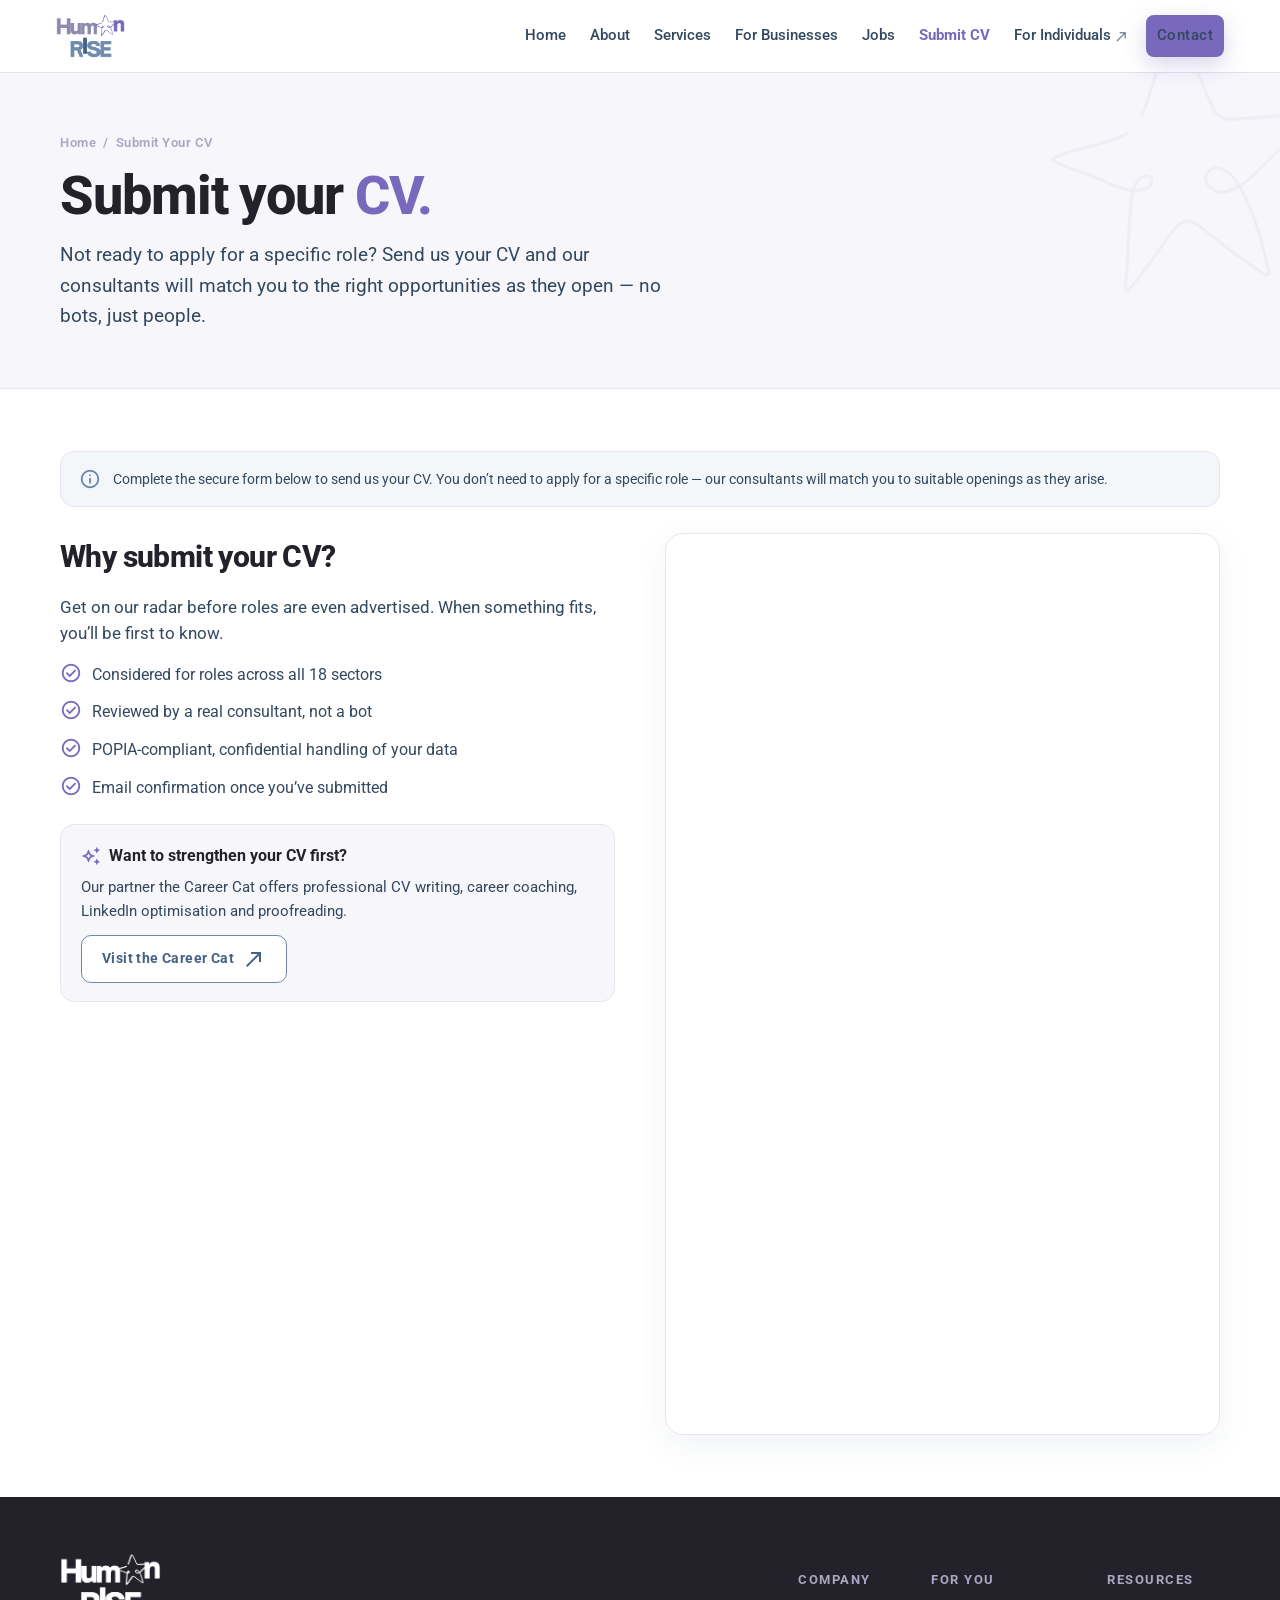
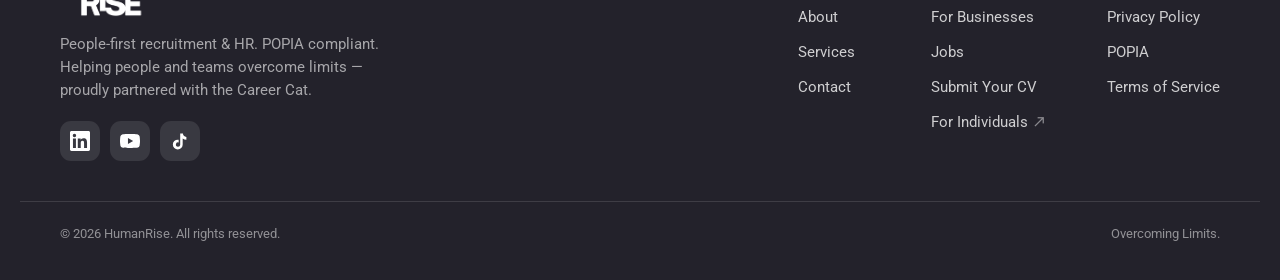
<file: submit-cv.html>
<!DOCTYPE html>
<html lang="en">
<head>
<meta charset="utf-8" />
<meta name="viewport" content="width=device-width, initial-scale=1.0" />
<title>Submit Your CV | HumanRise</title>
<meta name="description" content="Send HumanRise your CV and our consultants will match you to the right roles. Secure, POPIA-compliant submission." />
<link rel="preconnect" href="https://fonts.googleapis.com" />
<link rel="preconnect" href="https://fonts.gstatic.com" crossorigin />
<link href="https://fonts.googleapis.com/css2?family=Roboto:wght@300;400;500;700;900&display=swap" rel="stylesheet" />
<link href="https://fonts.googleapis.com/css2?family=Material+Symbols+Outlined:opsz,wght,FILL,GRAD@24,400,0,0&display=swap" rel="stylesheet" />
<link rel="stylesheet" href="hr-styles.css" />
</head>
<body>
<header class="nav">
  <div class="nav-inner">
    <a class="brand" href="index.html" aria-label="HumanRise home"><img src="Brand_Assets/hr-logo.png" alt="HumanRise" /></a>
    <nav class="nav-links">
      <a href="index.html">Home</a>
      <a href="about.html">About</a>
      <a href="services.html">Services</a>
      <a href="business.html">For Businesses</a>
      <a href="https://jobs.humanrise.co.za">Jobs</a>
      <a href="submit-cv.html" class="active">Submit CV</a>
      <a href="https://careercat.co.za" target="_blank" rel="noopener" class="ext">For Individuals<span class="material-symbols-outlined">north_east</span></a>
      <a href="contact.html" class="btn btn-primary btn-sm nav-cta">Contact</a>
    </nav>
    <button class="hamburger" aria-label="Open menu" onclick="document.getElementById('mmenu').classList.add('open')"><span class="material-symbols-outlined">menu</span></button>
  </div>
</header>
<div class="mobile-menu" id="mmenu" onclick="if(event.target===this)this.classList.remove('open')">
  <div class="sheet">
    <button class="close" aria-label="Close menu" onclick="document.getElementById('mmenu').classList.remove('open')"><span class="material-symbols-outlined">close</span></button>
    <a href="index.html">Home</a>
    <a href="about.html">About</a>
    <a href="services.html">Services</a>
    <a href="business.html">For Businesses</a>
    <a href="https://jobs.humanrise.co.za">Jobs</a>
    <a href="submit-cv.html" class="active">Submit CV</a>
    <a href="https://careercat.co.za" target="_blank" rel="noopener" class="ext">For Individuals <span class="material-symbols-outlined">north_east</span></a>
    <a href="contact.html" class="btn btn-primary" style="margin-top:12px;justify-content:center">Contact</a>
  </div>
</div>
<section class="page-hero">
  <img class="bg-star" src="Brand_Assets/star-faint.png" alt="" aria-hidden="true" />
  <div class="wrap-c"><div class="crumb"><a href="index.html">Home</a> &nbsp;/&nbsp; Submit Your CV</div><h1>Submit your <span class="accent">CV.</span></h1><p>Not ready to apply for a specific role? Send us your CV and our consultants will match you to the right opportunities as they open — no bots, just people.</p></div>
</section>
<section class="block">
  <div class="wrap-c">
    <div class="pp-note">
      <span class="material-symbols-outlined">info</span>
      <div>Complete the secure form below to send us your CV. You don’t need to apply for a specific role — our consultants will match you to suitable openings as they arise.</div>
    </div>
    <div class="feature-row" style="align-items:start">
      <div class="txt">
        <h2 style="font-size:30px">Why submit your CV?</h2>
        <p>Get on our radar before roles are even advertised. When something fits, you&rsquo;ll be first to know.</p>
        <ul class="ul-check">
          <li><span class="material-symbols-outlined">check_circle</span><span>Considered for roles across all 18 sectors</span></li>
          <li><span class="material-symbols-outlined">check_circle</span><span>Reviewed by a real consultant, not a bot</span></li>
          <li><span class="material-symbols-outlined">check_circle</span><span>POPIA-compliant, confidential handling of your data</span></li>
          <li><span class="material-symbols-outlined">check_circle</span><span>Email confirmation once you&rsquo;ve submitted</span></li>
        </ul>
        <div style="margin-top:24px;padding:18px 20px;background:var(--lav050);border:1px solid var(--lav100);border-radius:14px">
          <div style="font-weight:700;margin-bottom:6px;display:flex;align-items:center;gap:8px"><span class="material-symbols-outlined" style="color:var(--purple);font-size:20px">auto_awesome</span> Want to strengthen your CV first?</div>
          <p style="font-size:15px;color:var(--deep700);margin-bottom:12px">Our partner the Career Cat offers professional CV writing, career coaching, LinkedIn optimisation and proofreading.</p>
          <a href="https://careercat.co.za" target="_blank" rel="noopener" class="btn btn-ghost btn-sm">Visit the Career Cat <span class="material-symbols-outlined">north_east</span></a>
        </div>
      </div>
      <div class="pp-frame-wrap">
        <iframe title="Submit your CV to HumanRise" src="https://webapp.placementpartner.com/wi/application_form.php?id=humanrise" loading="lazy" referrerpolicy="no-referrer-when-downgrade"></iframe>
      </div>
    </div>
  </div>
</section>
<footer class="site">
  <div class="foot-grid">
    <div class="foot-brand">
      <img src="Brand_Assets/hr-logo-white.png" alt="HumanRise" />
      <p>People-first recruitment &amp; HR. POPIA compliant. Helping people and teams overcome limits — proudly partnered with the Career Cat.</p>
      <div class="socials">
        <a href="https://www.linkedin.com/company/humanriseza/" target="_blank" rel="noopener" aria-label="LinkedIn"><svg viewBox="0 0 24 24" aria-hidden="true"><path d="M20.45 20.45h-3.56v-5.57c0-1.33-.03-3.04-1.85-3.04-1.86 0-2.14 1.45-2.14 2.94v5.67H9.35V9h3.41v1.56h.05c.48-.9 1.64-1.85 3.37-1.85 3.6 0 4.27 2.37 4.27 5.46v6.28zM5.34 7.43a2.07 2.07 0 1 1 0-4.14 2.07 2.07 0 0 1 0 4.14zM7.12 20.45H3.56V9h3.56v11.45zM22.23 0H1.77C.79 0 0 .77 0 1.73v20.54C0 23.23.79 24 1.77 24h20.46c.98 0 1.77-.77 1.77-1.73V1.73C24 .77 23.21 0 22.23 0z"/></svg></a>
        <a href="https://www.youtube.com/@HumanRiseZA" target="_blank" rel="noopener" aria-label="YouTube"><svg viewBox="0 0 24 24" aria-hidden="true"><path d="M23.5 6.2a3.02 3.02 0 0 0-2.12-2.14C19.5 3.55 12 3.55 12 3.55s-7.5 0-9.38.51A3.02 3.02 0 0 0 .5 6.2 31.4 31.4 0 0 0 0 12a31.4 31.4 0 0 0 .5 5.8 3.02 3.02 0 0 0 2.12 2.14c1.88.51 9.38.51 9.38.51s7.5 0 9.38-.51a3.02 3.02 0 0 0 2.12-2.14A31.4 31.4 0 0 0 24 12a31.4 31.4 0 0 0-.5-5.8zM9.55 15.57V8.43L15.82 12l-6.27 3.57z"/></svg></a>
        <a href="https://www.tiktok.com/@humanriseza" target="_blank" rel="noopener" aria-label="TikTok"><svg viewBox="0 0 24 24" aria-hidden="true"><path d="M16.6 5.82a4.28 4.28 0 0 1-1.07-2.82h-3.29v13.4a2.59 2.59 0 0 1-2.59 2.5 2.59 2.59 0 1 1 .73-5.08v-3.34a5.92 5.92 0 0 0-1.06-.09 5.9 5.9 0 1 0 5.9 5.9V8.99a7.57 7.57 0 0 0 4.43 1.42V7.13a4.28 4.28 0 0 1-3.05-1.31z"/></svg></a>
      </div>
    </div>
    <div class="foot-cols">
      <div class="col"><h4>Company</h4><a href="about.html">About</a><a href="services.html">Services</a><a href="contact.html">Contact</a></div>
      <div class="col"><h4>For you</h4><a href="business.html">For Businesses</a><a href="https://jobs.humanrise.co.za">Jobs</a><a href="submit-cv.html">Submit Your CV</a><a href="https://careercat.co.za" target="_blank" rel="noopener">For Individuals <span class="material-symbols-outlined">north_east</span></a></div>
      <div class="col"><h4>Resources</h4><a href="#">Privacy Policy</a><a href="#">POPIA</a><a href="#">Terms of Service</a></div>
    </div>
  </div>
  <div class="foot-bottom"><span>© 2026 HumanRise. All rights reserved.</span><span>Overcoming Limits.</span></div>
</footer>
</body>
</html>
</file>
<file: hr-styles.css>
/* ===========================================================
   HumanRise — shared site styles
   Brand palette from HumanRise Colour Palette.pdf
   =========================================================== */
:root{
  --white:#FFFFFF;
  --lav:#8E8AAE;
  --purple:#7869BC;     /* primary */
  --slate:#6E86AE;
  --deep:#456285;
  --ink:#23222B;
  --deep700:#33485F;
  --lav050:#F7F6FB;
  --lav100:#E7E5F0;
  --lav200:#C6C4D6;
  --lav300:#AAA7C2;
  --sky:#F4F7FA;
  --line:#E2E1EA;
  --maxw:1240px;
  --gutter:120px;
  --rail:54px;
}
*{box-sizing:border-box;}
html{scroll-behavior:smooth;}
body{margin:0;background:var(--white);color:var(--ink);
  font-family:'Roboto',system-ui,-apple-system,sans-serif;
  -webkit-font-smoothing:antialiased;line-height:1.6;}
.material-symbols-outlined{font-variation-settings:'FILL' 0,'wght' 400,'GRAD' 0,'opsz' 24;}
a{color:inherit;text-decoration:none;}
h1,h2,h3{margin:0;letter-spacing:-0.02em;text-wrap:balance;}
p{margin:0;}
img{display:block;max-width:100%;}

/* ---------- buttons ---------- */
.btn{display:inline-flex;align-items:center;gap:8px;border:none;cursor:pointer;white-space:nowrap;
  font-family:'Roboto';font-weight:700;font-size:15px;letter-spacing:.03em;
  padding:15px 28px;border-radius:12px;transition:transform .15s ease,box-shadow .2s ease,background .2s ease;}
.btn:active{transform:scale(.97);}
.btn-primary{background:var(--purple);color:#fff;box-shadow:0 8px 22px rgba(120,105,188,.28);}
.btn-primary:hover{background:#6a5bb0;box-shadow:0 12px 28px rgba(120,105,188,.36);}
.btn-ghost{background:#fff;color:var(--deep);border:1.6px solid var(--slate);padding:13.4px 26px;}
.btn-ghost:hover{background:var(--lav050);}
.btn-light{background:#fff;color:var(--deep);}
.btn-light:hover{box-shadow:0 12px 28px rgba(0,0,0,.18);}
.btn-sm{padding:11px 20px;font-size:13.5px;border-radius:10px;}

/* ---------- top nav ---------- */
header.nav{position:sticky;top:0;z-index:50;background:rgba(255,255,255,.9);
  backdrop-filter:blur(12px);border-bottom:1px solid var(--line);}
.nav-inner{max-width:var(--maxw);margin:0 auto;padding:14px 36px;
  display:flex;align-items:center;justify-content:space-between;gap:18px;}
.brand img{height:44px;width:auto;}
.nav-links{display:flex;align-items:center;gap:2px;}
.nav-links a{padding:9px 11px;border-radius:8px;font-size:14.5px;font-weight:500;
  color:var(--deep700);transition:background .15s,color .15s;white-space:nowrap;}
.nav-links a:hover{background:var(--lav050);color:var(--purple);}
.nav-links a.active{color:var(--purple);font-weight:700;}
.nav-links a.ext{display:inline-flex;align-items:center;gap:3px;}
.nav-links a.ext .material-symbols-outlined{font-size:15px;opacity:.7;}
.nav-cta{margin-left:4px;}
.hamburger{display:none;background:none;border:none;cursor:pointer;color:var(--deep);
  width:44px;height:44px;align-items:center;justify-content:center;}
.hamburger .material-symbols-outlined{font-size:30px;}

/* ---------- mobile menu ---------- */
.mobile-menu{display:none;}

/* ---------- shared layout ---------- */
.wrap{max-width:var(--maxw);margin:0 auto;padding-left:var(--gutter);padding-right:40px;}
.wrap-c{max-width:var(--maxw);margin:0 auto;padding:0 40px;}
.eyebrow{font-size:14px;font-weight:700;letter-spacing:.18em;text-transform:uppercase;color:var(--slate);}
section{position:relative;z-index:1;}
.ph{border-radius:18px;background:var(--sky);border:1px dashed var(--lav200);
  display:flex;flex-direction:column;align-items:center;justify-content:center;gap:8px;
  color:var(--lav300);font-size:12.5px;letter-spacing:.14em;text-transform:uppercase;font-weight:600;min-height:300px;}
.ph .material-symbols-outlined{font-size:34px;}

/* ---------- home: rising trail ---------- */
.page{position:relative;overflow:hidden;}
.trail{position:absolute;left:calc(var(--rail) - 40px);top:170px;width:80px;height:calc(100% - 170px);
  z-index:0;pointer-events:none;}
.trail path{stroke:var(--lav200);stroke-width:2.4;fill:none;stroke-linecap:round;stroke-dasharray:2 9;}
.marker{position:absolute;left:calc(var(--rail) - 18px);width:38px;height:38px;border-radius:50%;
  background:#fff;border:2px solid var(--slate);display:flex;align-items:center;justify-content:center;
  font-size:13px;font-weight:800;color:var(--deep);z-index:2;}

/* ---------- home hero ---------- */
.hero{padding:54px 0 60px;}
.hero .lead{max-width:660px;}
.hero h1{font-size:78px;line-height:1.0;font-weight:800;margin:18px 0 22px;}
.hero h1 .accent{color:var(--purple);}
.hero-star{position:absolute;left:calc(var(--rail) - 58px);top:-4px;width:118px;height:118px;z-index:2;}
.hero p.sub{font-size:20px;line-height:1.6;color:var(--deep700);max-width:560px;margin-bottom:32px;}
.hero .actions{display:flex;flex-wrap:wrap;gap:14px;}
.hero .trust{display:flex;gap:30px;margin-top:38px;flex-wrap:wrap;}
.hero .trust .stat .n{font-size:34px;font-weight:800;color:var(--purple);line-height:1;}
.hero .trust .stat .l{font-size:14px;color:var(--deep700);margin-top:6px;}

/* ---------- home: 3 path boxes ---------- */
.paths{padding:30px 0 26px;}
.paths-grid{display:grid;grid-template-columns:repeat(3,1fr);gap:22px;}
.path{border-radius:20px;padding:32px 30px 28px;position:relative;overflow:hidden;
  border:1px solid var(--lav100);background:var(--lav050);display:flex;flex-direction:column;
  transition:transform .25s ease,box-shadow .25s ease;}
.path:hover{transform:translateY(-5px);box-shadow:0 16px 36px rgba(69,98,133,.13);}
.path .star-bg{position:absolute;right:-22px;top:-22px;width:128px;height:128px;opacity:.55;}
.path .ic{width:50px;height:50px;border-radius:13px;background:#fff;display:flex;align-items:center;
  justify-content:center;box-shadow:0 6px 16px rgba(69,98,133,.12);margin-bottom:16px;position:relative;}
.path .ic .material-symbols-outlined{font-size:26px;}
.path h3{font-size:23px;font-weight:800;margin-bottom:9px;position:relative;}
.path p{font-size:15.5px;color:var(--deep700);margin-bottom:18px;position:relative;flex:1;}
.path .go{font-size:14.5px;font-weight:700;display:inline-flex;align-items:center;gap:6px;position:relative;}
.path .go .material-symbols-outlined{font-size:18px;}
.path.biz .go{color:var(--deep);}
.path.jobs .go{color:var(--slate);}
.path.ind .go{color:var(--purple);}
.path.ind{background:linear-gradient(150deg,#fff,var(--lav050));}

/* ---------- section heading ---------- */
.sec-head{margin-bottom:34px;}
.sec-head h2{font-size:42px;font-weight:800;}
.sec-head p{font-size:18px;color:var(--deep700);margin-top:10px;max-width:560px;}
.sec-head.center{text-align:center;}
.sec-head.center p{margin-left:auto;margin-right:auto;}

/* ---------- services cards ---------- */
.services{padding:50px 0;}
.svc-grid{display:grid;grid-template-columns:repeat(3,1fr);gap:22px;}
.svc{background:var(--lav050);border:1px solid var(--lav100);border-radius:18px;padding:30px 28px;
  transition:transform .25s ease,box-shadow .25s ease;}
.svc:hover{transform:translateY(-5px);box-shadow:0 16px 36px rgba(69,98,133,.13);}
.svc .top{display:flex;align-items:center;gap:12px;margin-bottom:14px;}
.svc .top img{width:38px;height:38px;}
.svc .top .num{font-size:13px;font-weight:800;color:var(--lav300);}
.svc h3{font-size:21px;font-weight:700;margin-bottom:8px;}
.svc p{font-size:15.5px;color:var(--deep700);}
.svc a.more{display:inline-flex;align-items:center;gap:5px;margin-top:14px;font-size:14px;font-weight:700;color:var(--purple);}
.svc a.more .material-symbols-outlined{font-size:17px;}

/* ---------- proof ---------- */
.proof{padding:50px 0;}
.proof-grid{display:grid;grid-template-columns:1.05fr 0.95fr;gap:46px;align-items:center;}
.proof h2{font-size:36px;font-weight:800;margin-bottom:14px;}
.proof p{font-size:17px;color:var(--deep700);max-width:440px;margin-bottom:24px;}
.proof .nums{display:flex;gap:40px;}
.proof .nums .n{font-size:38px;font-weight:800;color:var(--purple);line-height:1;}
.proof .nums .l{font-size:14px;color:var(--deep700);margin-top:6px;}

/* ---------- CareerCat partner band ---------- */
.partner{padding:50px 0 60px;}
.partner-card{display:grid;grid-template-columns:1.1fr 0.9fr;gap:48px;align-items:center;
  background:linear-gradient(125deg,var(--deep),var(--slate));border-radius:26px;padding:50px 54px;
  color:#fff;position:relative;overflow:hidden;}
.partner-card .bg-star{position:absolute;right:30px;bottom:-46px;width:230px;height:230px;opacity:.16;}
.partner-card .inner{position:relative;}
.partner .kicker{display:inline-flex;align-items:center;gap:8px;background:rgba(255,255,255,.16);
  padding:7px 15px;border-radius:999px;font-size:12.5px;font-weight:700;letter-spacing:.1em;
  text-transform:uppercase;margin-bottom:16px;}
.partner h2{font-size:34px;font-weight:800;margin-bottom:14px;}
.partner p.body{font-size:17px;line-height:1.62;opacity:.94;max-width:440px;margin-bottom:22px;}
.partner .feats{display:flex;flex-wrap:wrap;gap:10px 20px;margin-bottom:26px;}
.partner .feat{display:flex;align-items:center;gap:8px;font-size:14.5px;font-weight:500;opacity:.95;}
.partner .feat .material-symbols-outlined{font-size:20px;}
.cat-preview{background:rgba(255,255,255,.1);border:1px solid rgba(255,255,255,.18);border-radius:18px;
  min-height:240px;display:flex;flex-direction:column;align-items:center;justify-content:center;gap:10px;
  color:rgba(255,255,255,.85);}
.cat-preview .material-symbols-outlined{font-size:40px;}
.cat-preview .pill{font-size:12px;letter-spacing:.14em;text-transform:uppercase;font-weight:600;opacity:.8;}

/* ---------- inner-page hero ---------- */
.page-hero{background:var(--lav050);border-bottom:1px solid var(--lav100);padding:60px 0 56px;position:relative;overflow:hidden;}
.page-hero .bg-star{position:absolute;right:-30px;top:-40px;width:260px;height:260px;opacity:.5;pointer-events:none;}
.page-hero .crumb{font-size:13px;font-weight:600;letter-spacing:.04em;color:var(--lav300);margin-bottom:14px;}
.page-hero .crumb a:hover{color:var(--purple);}
.page-hero h1{font-size:54px;line-height:1.05;font-weight:800;max-width:780px;margin-bottom:16px;}
.page-hero h1 .accent{color:var(--purple);}
.page-hero p{font-size:19px;color:var(--deep700);max-width:620px;}
.page-hero .actions{display:flex;flex-wrap:wrap;gap:14px;margin-top:26px;}

/* generic section spacing for inner pages */
.block{padding:62px 0;}
.block.alt{background:var(--lav050);}
.lede{font-size:20px;line-height:1.7;color:var(--deep700);max-width:760px;}

/* feature list (two-col text) */
.feature-row{display:grid;grid-template-columns:1fr 1fr;gap:50px;align-items:center;}
.feature-row.rev .txt{order:2;}
.feature-row h2{font-size:34px;font-weight:800;margin-bottom:14px;}
.feature-row p{font-size:16.5px;color:var(--deep700);margin-bottom:14px;}
.ul-check{list-style:none;padding:0;margin:10px 0 0;}
.ul-check li{display:flex;gap:10px;align-items:flex-start;font-size:16px;color:var(--deep700);margin-bottom:12px;}
.ul-check li .material-symbols-outlined{color:var(--purple);font-size:22px;flex:none;}

/* iframe wrapper for Placement Partner */
.pp-frame-wrap{background:#fff;border:1px solid var(--lav100);border-radius:18px;overflow:hidden;
  box-shadow:0 10px 30px rgba(69,98,133,.08);}
.pp-frame-wrap iframe{display:block;width:100%;border:0;min-height:900px;}
.pp-note{display:flex;gap:12px;align-items:flex-start;background:var(--sky);border:1px solid var(--lav100);
  border-radius:14px;padding:16px 18px;font-size:14px;color:var(--deep700);margin-bottom:26px;}
.pp-note .material-symbols-outlined{color:var(--slate);font-size:22px;flex:none;}
.pp-note code{background:#fff;border:1px solid var(--lav100);border-radius:6px;padding:1px 6px;font-size:12.5px;color:var(--deep);}

/* steps */
.steps{display:grid;grid-template-columns:repeat(3,1fr);gap:22px;}
.step{background:#fff;border:1px solid var(--lav100);border-radius:16px;padding:26px 26px;}
.step .n{width:38px;height:38px;border-radius:50%;background:var(--purple);color:#fff;display:flex;
  align-items:center;justify-content:center;font-weight:800;font-size:15px;margin-bottom:14px;}
.step h3{font-size:19px;font-weight:700;margin-bottom:7px;}
.step p{font-size:15px;color:var(--deep700);}

/* contact form */
.contact-grid{display:grid;grid-template-columns:0.9fr 1.1fr;gap:50px;align-items:start;}
.field{margin-bottom:18px;}
.field label{display:block;font-size:13.5px;font-weight:600;color:var(--deep);margin-bottom:7px;letter-spacing:.01em;}
.field input,.field textarea,.field select{width:100%;font-family:'Roboto';font-size:15px;color:var(--ink);
  padding:13px 15px;border:1.5px solid var(--lav200);border-radius:11px;background:#fff;transition:border .15s,box-shadow .15s;}
.field input:focus,.field textarea:focus,.field select:focus{outline:none;border-color:var(--purple);box-shadow:0 0 0 3px rgba(120,105,188,.15);}
.field textarea{min-height:130px;resize:vertical;}
.contact-info .row{display:flex;gap:14px;align-items:flex-start;margin-bottom:22px;}
.contact-info .row .ic{width:46px;height:46px;border-radius:12px;background:var(--lav050);border:1px solid var(--lav100);
  display:flex;align-items:center;justify-content:center;color:var(--purple);flex:none;}
.contact-info .row h4{font-size:16px;font-weight:700;margin-bottom:3px;}
.contact-info .row p{font-size:15px;color:var(--deep700);}

/* CTA band */
.cta-band{background:var(--purple);color:#fff;border-radius:26px;padding:50px 54px;text-align:center;position:relative;overflow:hidden;}
.cta-band .bg-star{position:absolute;left:50%;top:50%;transform:translate(-50%,-50%);width:420px;height:420px;opacity:.12;}
.cta-band h2{font-size:38px;font-weight:800;margin-bottom:12px;position:relative;}
.cta-band p{font-size:18px;opacity:.92;max-width:540px;margin:0 auto 26px;position:relative;}
.cta-band .actions{display:flex;gap:14px;justify-content:center;flex-wrap:wrap;position:relative;}

/* ---------- footer ---------- */
footer.site{background:var(--ink);color:#fff;padding:56px 0 36px;position:relative;z-index:1;}
.foot-grid{max-width:var(--maxw);margin:0 auto;padding:0 40px;
  display:flex;justify-content:space-between;gap:40px;flex-wrap:wrap;margin-bottom:40px;}
.foot-brand{max-width:320px;}
.foot-brand img{height:64px;margin-bottom:16px;}
.foot-brand p{color:rgba(255,255,255,.6);font-size:14.5px;}
.foot-cols{display:flex;gap:60px;flex-wrap:wrap;}
.foot-cols .col h4{font-size:13px;font-weight:700;letter-spacing:.12em;text-transform:uppercase;color:var(--lav300);margin-bottom:14px;}
.foot-cols .col a{display:block;font-size:15px;color:rgba(255,255,255,.78);margin-bottom:11px;}
.foot-cols .col a:hover{color:#fff;}
.foot-cols .col a .material-symbols-outlined{font-size:15px;vertical-align:-2px;opacity:.6;}
.foot-bottom{max-width:var(--maxw);margin:0 auto;padding:22px 40px 0;border-top:1px solid rgba(255,255,255,.12);
  font-size:13px;color:rgba(255,255,255,.5);display:flex;justify-content:space-between;gap:16px;flex-wrap:wrap;}

/* ---------- responsive ---------- */
@media (max-width:1180px){
  :root{--gutter:64px;}
  .hero h1{font-size:64px;}
  .nav-links a{padding:9px 9px;font-size:14px;}
}
@media (max-width:1040px){
  .paths-grid{grid-template-columns:1fr;}
  .nav-links{display:none;}
  .hamburger{display:inline-flex;}
}
@media (max-width:860px){
  :root{--gutter:24px;}
  .trail,.marker,.hero-star{display:none;}
  .nav-inner{padding:12px 20px;}
  .wrap{padding-right:24px;}
  .hero{padding:38px 0 46px;}
  .hero h1{font-size:44px;}
  .hero p.sub{font-size:18px;}
  .svc-grid,.proof-grid,.partner-card,.feature-row,.steps,.contact-grid{grid-template-columns:1fr;}
  .feature-row.rev .txt{order:0;}
  .partner-card{padding:38px 28px;}
  .partner-card .bg-star{display:none;}
  .page-hero h1{font-size:38px;}
  .sec-head h2{font-size:30px;}
  .cta-band{padding:40px 26px;}
  .cta-band h2{font-size:30px;}
  .block{padding:46px 0;}
}
.mobile-menu.open{display:block;position:fixed;inset:0;z-index:60;background:rgba(35,34,43,.4);}
.mobile-menu .sheet{position:absolute;top:0;right:0;width:80%;max-width:330px;height:100%;
  background:#fff;padding:22px 20px;display:flex;flex-direction:column;gap:2px;overflow-y:auto;
  box-shadow:-10px 0 40px rgba(0,0,0,.2);}
.mobile-menu .sheet .close{align-self:flex-end;background:none;border:none;cursor:pointer;color:var(--deep);width:44px;height:44px;}
.mobile-menu .sheet .close .material-symbols-outlined{font-size:28px;}
.mobile-menu .sheet a{padding:13px 12px;border-radius:10px;font-size:16.5px;font-weight:600;color:var(--deep700);}
.mobile-menu .sheet a.active{color:var(--purple);background:var(--lav050);}
.mobile-menu .sheet a.ext .material-symbols-outlined{font-size:18px;vertical-align:-3px;opacity:.7;}

/* ---------- core service tiles ---------- */
.tiles{display:grid;grid-template-columns:repeat(4,1fr);gap:18px;}
.tile{border-radius:18px;padding:26px 24px;color:#fff;min-height:200px;display:flex;flex-direction:column;
  justify-content:flex-end;position:relative;overflow:hidden;transition:transform .25s ease,box-shadow .25s ease;}
.tile:hover{transform:translateY(-5px);box-shadow:0 18px 38px rgba(69,98,133,.22);}
.tile .ti{position:absolute;top:22px;left:24px;}
.tile .ti .material-symbols-outlined{font-size:38px;opacity:.92;}
.tile h3{font-size:19px;font-weight:800;letter-spacing:.01em;line-height:1.15;margin-bottom:8px;}
.tile p{font-size:14px;line-height:1.5;opacity:.95;}
.tile.t-recruit{background:var(--purple);}
.tile.t-psych{background:var(--deep);}
.tile.t-skills{background:var(--slate);}
.tile.t-culture{background:var(--lav);}

/* ---------- training courses ---------- */
.courses-grid{display:grid;grid-template-columns:repeat(3,1fr);gap:22px;}
.course{background:#fff;border:1px solid var(--lav100);border-radius:18px;padding:28px 26px;display:flex;
  flex-direction:column;transition:transform .25s ease,box-shadow .25s ease;}
.course:hover{transform:translateY(-5px);box-shadow:0 16px 36px rgba(69,98,133,.13);}
.course .badge{display:inline-flex;align-items:center;gap:6px;align-self:flex-start;background:var(--lav050);
  border:1px solid var(--lav100);color:var(--purple);font-size:11px;font-weight:700;letter-spacing:.06em;
  text-transform:uppercase;padding:5px 11px;border-radius:999px;margin-bottom:14px;}
.course .badge .material-symbols-outlined{font-size:14px;}
.course h3{font-size:19px;font-weight:800;margin-bottom:9px;}
.course p{font-size:14.5px;color:var(--deep700);margin-bottom:14px;flex:1;}
.course .for{font-size:13px;color:var(--slate);font-weight:600;border-top:1px solid var(--lav100);padding-top:12px;}
.register-line{display:flex;flex-wrap:wrap;align-items:center;gap:14px;justify-content:center;text-align:center;
  background:var(--lav050);border:1px solid var(--lav100);border-radius:16px;padding:22px 26px;margin-top:30px;}
.register-line .material-symbols-outlined{color:var(--purple);vertical-align:-5px;margin-right:4px;}
.register-line a{color:var(--purple);font-weight:700;}

/* ---------- socials ---------- */
.socials{display:flex;gap:10px;margin-top:18px;}
.socials a{width:40px;height:40px;border-radius:11px;background:rgba(255,255,255,.1);display:flex;
  align-items:center;justify-content:center;color:#fff;transition:background .15s ease,transform .15s ease;}
.socials a:hover{background:var(--purple);transform:translateY(-2px);}
.socials a svg{width:20px;height:20px;fill:currentColor;display:block;}
.socials.light a{background:var(--lav050);border:1px solid var(--lav100);color:var(--purple);}
.socials.light a:hover{background:var(--purple);color:#fff;}

@media (max-width:980px){.tiles{grid-template-columns:1fr 1fr;}}
@media (max-width:860px){.courses-grid{grid-template-columns:1fr;}.tiles{grid-template-columns:1fr 1fr;}}

/* ---------- real imagery ---------- */
.media-img{width:100%;height:360px;object-fit:cover;border-radius:18px;display:block;
  box-shadow:0 16px 38px rgba(69,98,133,.16);}
.cat-logo-card{background:#fff;border-radius:18px;min-height:240px;display:flex;align-items:center;
  justify-content:center;padding:32px;box-shadow:0 12px 30px rgba(0,0,0,.12);}
.cat-logo-card img{max-width:78%;max-height:180px;object-fit:contain;display:block;}
@media (max-width:860px){.media-img{height:260px;}}
</file>
